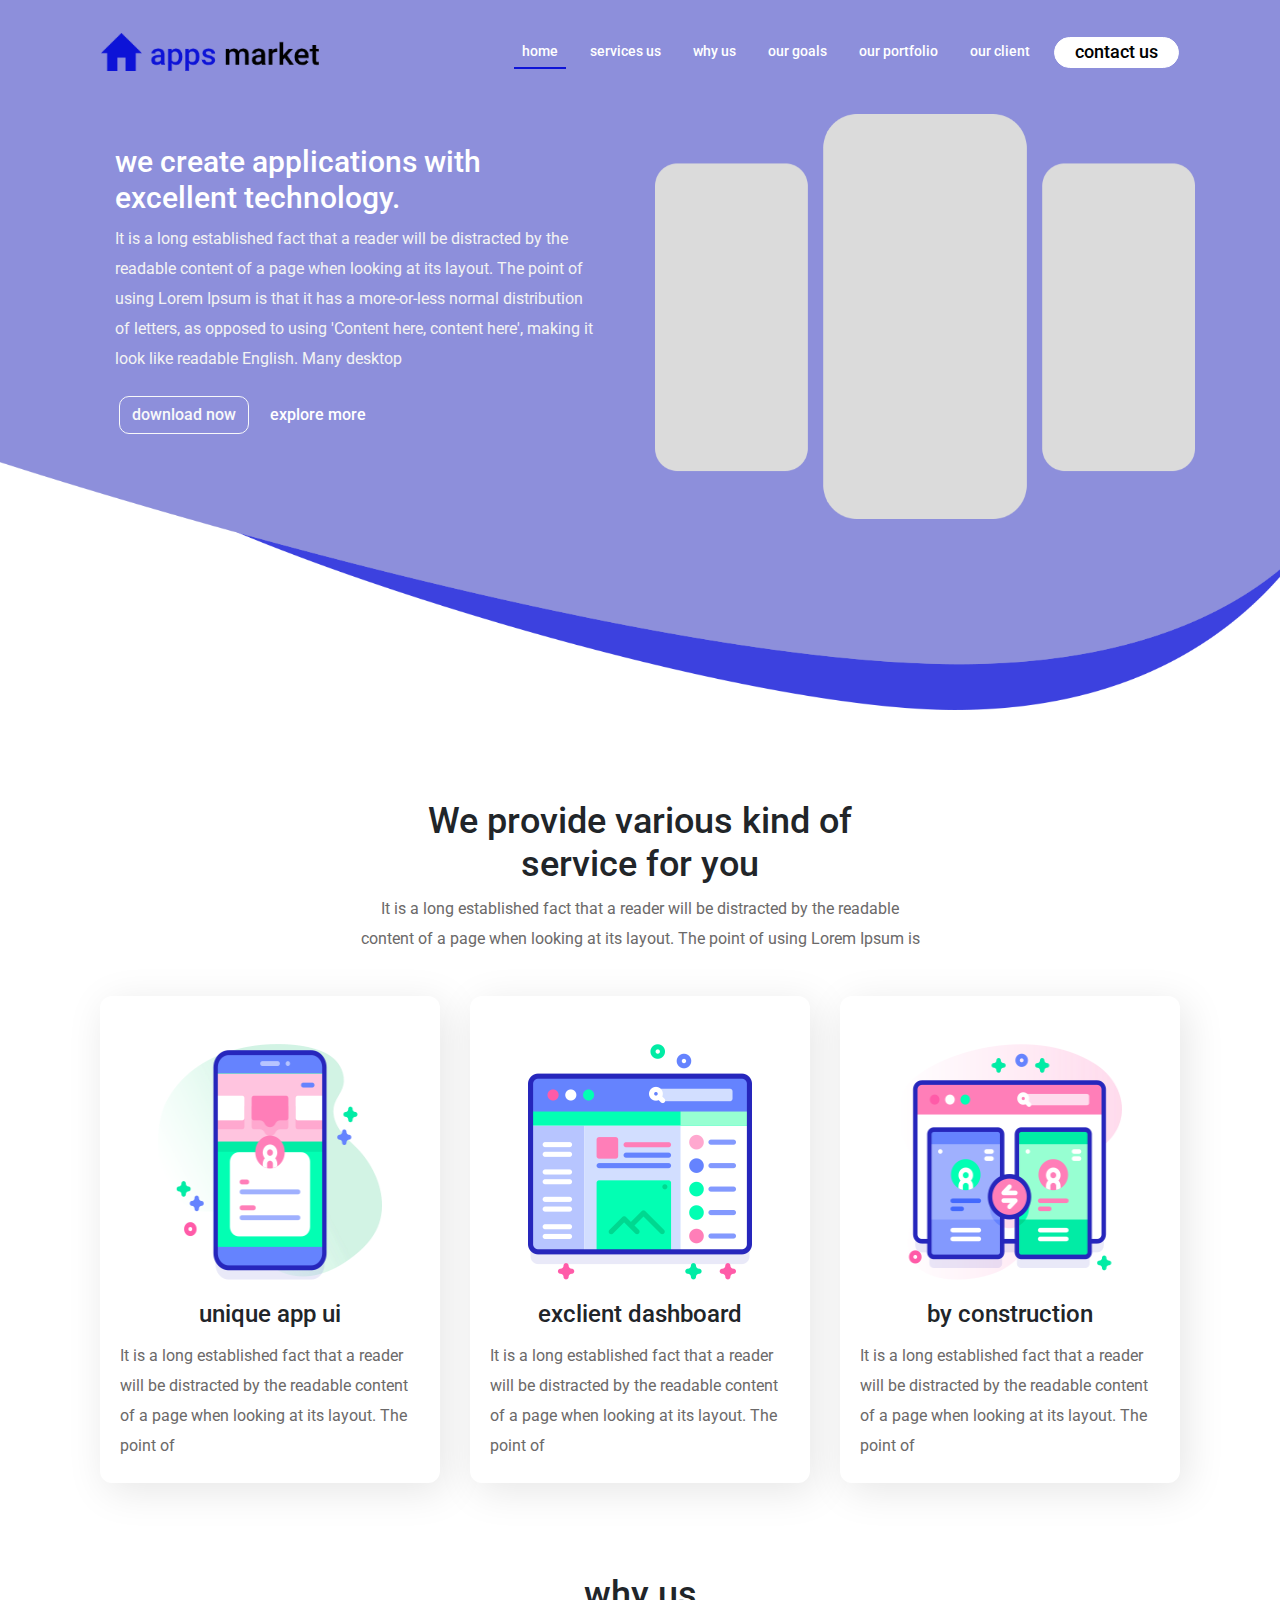
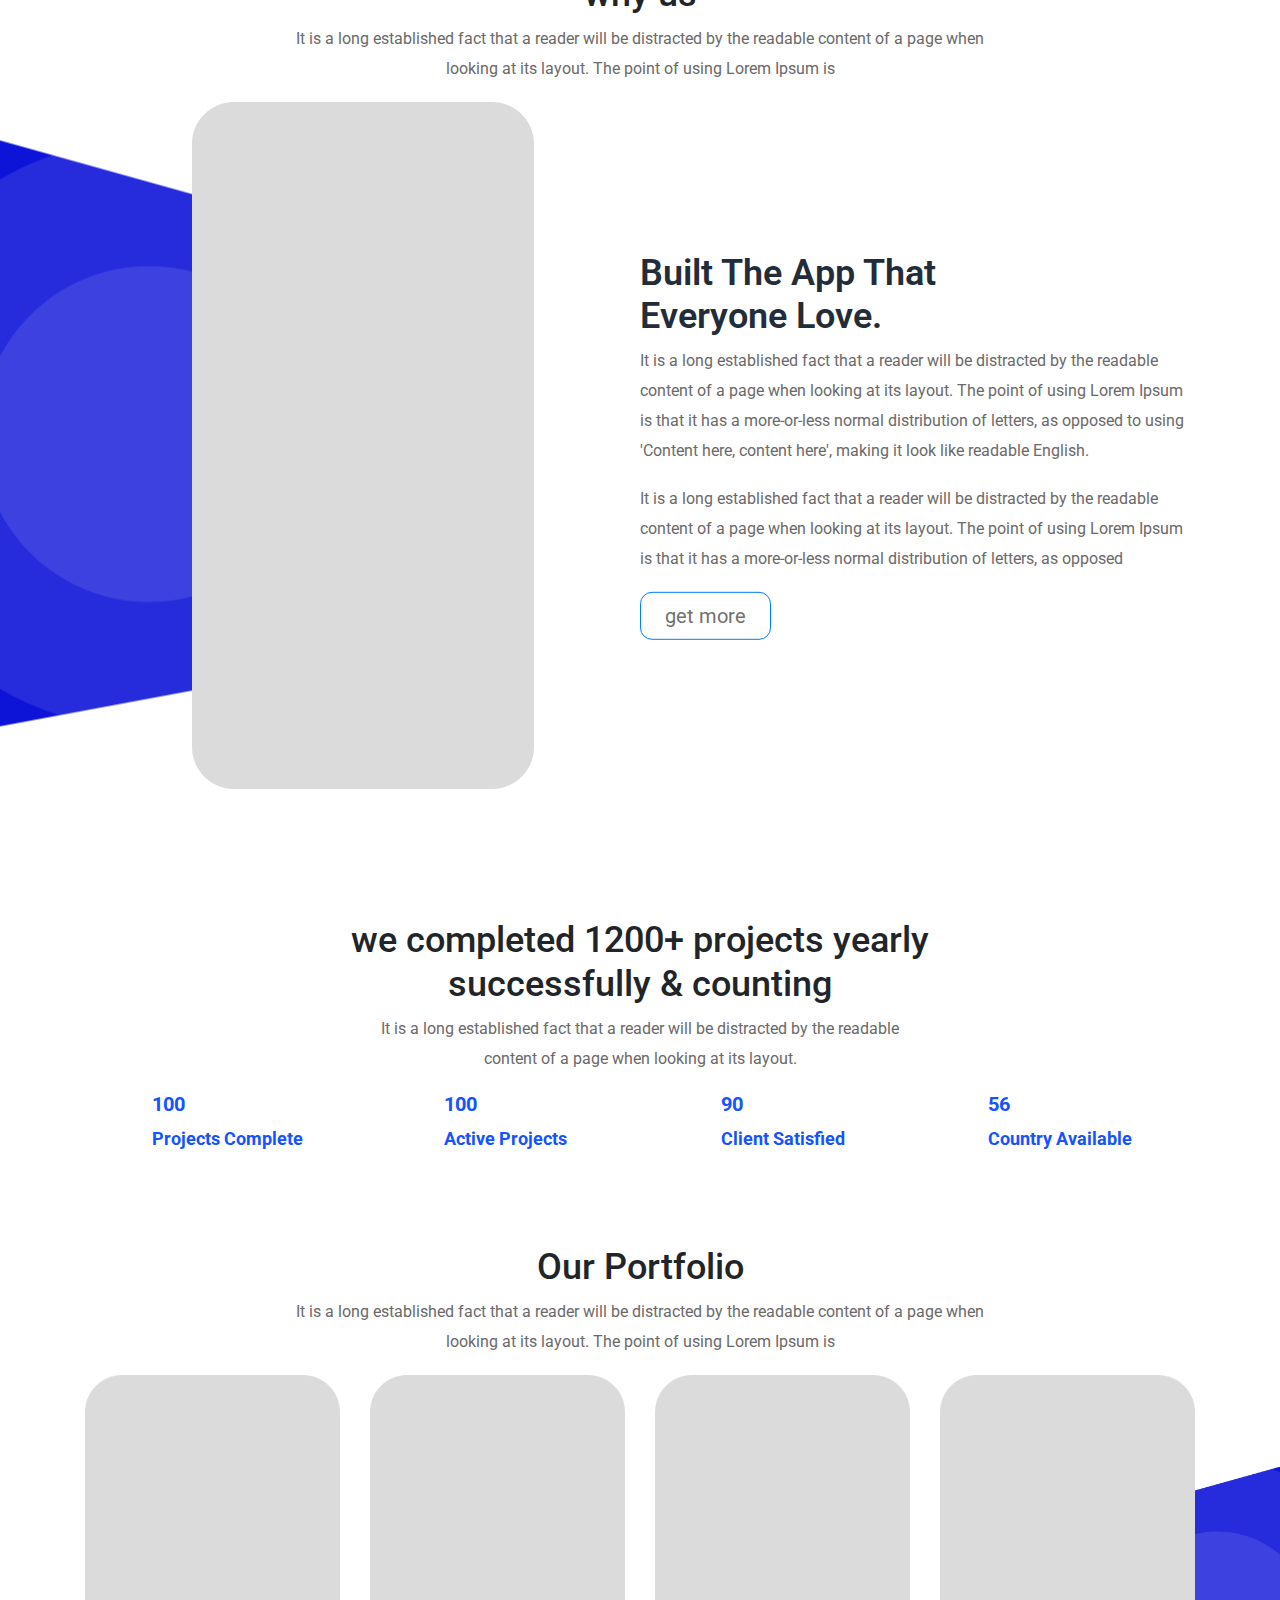
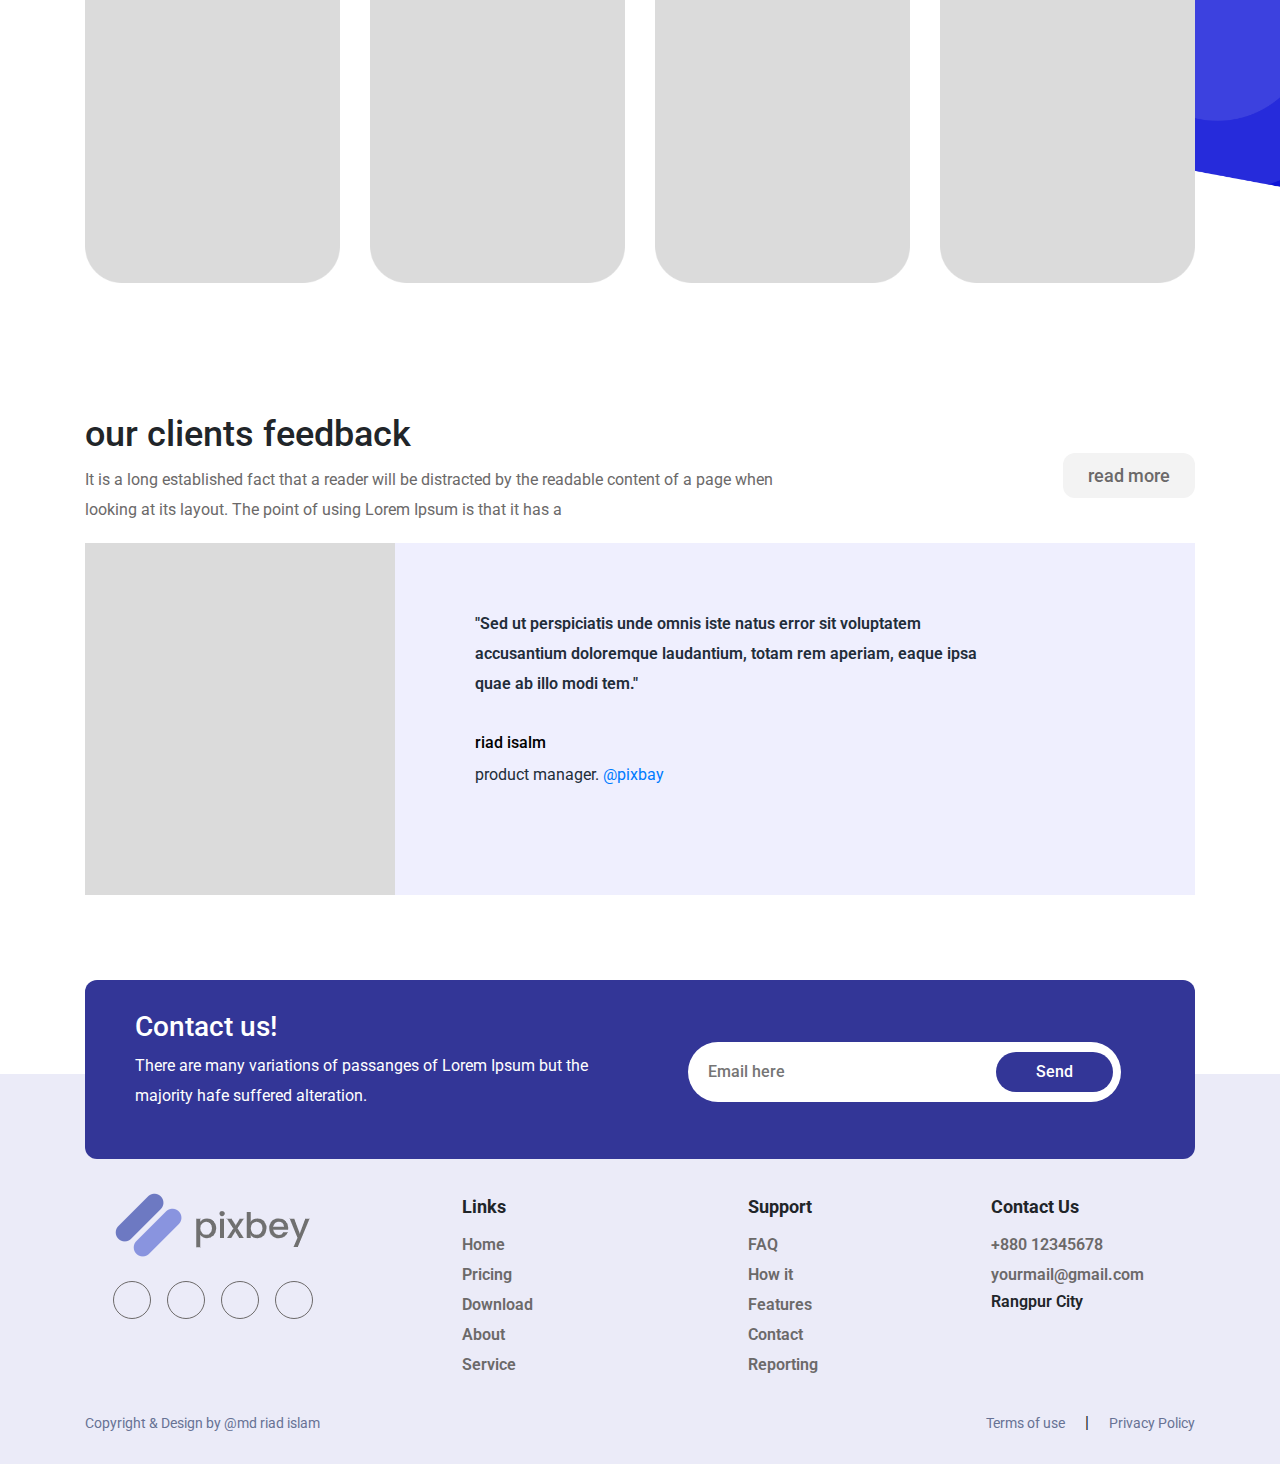
<file: app-creator-online-agency-landing-page/index.html>
<!DOCTYPE html>
<html lang="en">
<head>
    <meta charset="UTF-8">
    <meta http-equiv="X-UA-Compatible" content="IE=edge">
    <meta name="viewport" content="width=device-width, initial-scale=1.0">
    <title>Apps Market</title>
    <link rel="shortcut icon" href="images/favicon (1).ico" type="image/x-icon">
    

    <link rel="stylesheet" href="https://maxcdn.bootstrapcdn.com/bootstrap/4.5.2/css/bootstrap.min.css">

    <link rel="stylesheet" href="https://pro.fontawesome.com/releases/v5.10.0/css/all.css" integrity="sha384-AYmEC3Yw5cVb3ZcuHtOA93w35dYTsvhLPVnYs9eStHfGJvOvKxVfELGroGkvsg+p" crossorigin="anonymous"/>

    <link rel="stylesheet" href="css/style.css">


    
</head>
<body>
    <header class="">
        <div class="container-xl">
            <nav class="navbar navbar-expand-xl navbar-light MobileNavbar_bg ">
                <a class="navbar-brand MobileSetLogo" href="#">
                    <img src="images/logo_apps_market.png" alt="">
                </a>

                <button class="navbar-toggler" type="button" data-toggle="collapse" data-target="#navbarSupportedContent" aria-controls="navbarSupportedContent" aria-expanded="false" aria-label="Toggle navigation">
                    <span class="navbar-toggler-icon"></span>
                </button>
                
                <div class="collapse navbar-collapse pt-3 pt-xl-0" id="navbarSupportedContent">
                    <ul class="navbar-nav ml-auto navBarList">
                    <li class="nav-item active">
                        <a class="nav-link" href="#">home </a>
                    </li>
                    <li class="nav-item mx-xl-3 mx-lg-0">
                        <a class="nav-link" href="#">services us</a>
                    </li>
                    <li class="nav-item">
                        <a class="nav-link" href="#">why us</a>
                    </li>
                    <li class="nav-item mx-xl-3 mx-lg-0">
                        <a class="nav-link" href="#">our goals</a>
                    </li>
                    <li class="nav-item ">
                        <a class="nav-link" href="#">our portfolio</a>
                    </li>
                    <li class="nav-item mx-xl-3 mx-lg-0">
                        <a class="nav-link" href="#">our client</a>
                    </li>
                    
                    </ul>
                    <form class="form-inline my-2 my-lg-0">
                    <button class="btn  my-2 my-sm-0 contactButton" type="submit">contact us</button>
                    </form>
                </div>
            </nav>

        </div>
     
        <div class="container-xl top_p_h "> 
            <div class="row">
                <div class="col-md-6 col-12 order-md-1 order-2 md_pt">
                    <div class="headerContentHolder text-white my_box_p ">
                        <h1 class="pr-0 pr-lg-5">
                            we create applications
                            with excellent technology.
                        </h1>
                        <p >
                            It is a long established fact that a reader will be distracted by the readable content of a page when looking at its layout. The point of using Lorem Ipsum is that it has a more-or-less normal distribution of letters, as opposed to using 'Content here, content here', making it look like readable English. Many desktop 
                        </p>

                        <div class="buttonsHolder  d-flex flex-sm-row flex-column align-items-center">
                            <a href="#" class="btn btn-outline-light  downloadNowButton   m-1">
                                download now
                                <i class="fas fa-arrow-alt-to-bottom"></i>
                            </a>
                           
                            <a href="#" class="btn   exploreMoreButton  m-1">
                                explore more
                                <i class="fas fa-long-arrow-alt-right"></i>
                            </a>
                        </div>
                    </div>
                </div>
                <div class="col-md-6 col-12 order-md-2 order-1">

                    <div id="carouselExampleSlidesOnly" class="carousel slide" data-ride="carousel">
                        <div class="carousel-inner">
                          <div class="carousel-item active">
                            <img class="d-block w-100" src="images/Banner_three_mobile_Slider.png" alt="First slide">
                          </div>
                          <div class="carousel-item">
                              <img class="d-block w-100" src="images/newBanner_three_mobile_Slider.png" alt="Third slide">
                            </div>
                            <div class="carousel-item">
                              <img class="d-block w-100" src="images/Banner_three_mobile_Slider.png" alt="Second slide">
                          </div>
                        </div>
                      </div>
                </div>
            </div>
        </div>
    </header>

   
    <section class="servicesSection my_pt " >
        <div class="container service_section_spacing">
            <div class="serviceHeading text-center">
                <h1>
                    We provide various kind of <br>
                    service for you
                </h1>
                <p class="">
                    It is a long established fact that a reader will be distracted by the readable <br> content of a page when looking at its layout. The point of using Lorem Ipsum is
                </p>
            </div>


            <div class="container-lg pt-4 text-center">
                <div class="row  ">
                    <div class="col-lg-4 col-md-6 col-12  ml-auto ">
                        <div class="card border-0 serviceCardHolder m-auto" >
                            <div class="card-img-top pt-5 px-5">
                                <img src="images/smartphone (1).png" class="img-fluid imageCardMobileHeight" alt="...">
                            </div>

                            <div class="card-body">
                                <h5 class="card-title px-md-3 px-lg-0">unique app ui</h5>
                                <p class="card-text text-left">
                                    It is a long established fact that a reader will be distracted by the readable content of a page when looking at its layout. The point of 
                                </p>
                            </div>
                        </div>
                    </div>
                    <div class="col-lg-4 col-md-6 col-12  my-md-0 my-4">
                        <div class="card border-0 serviceCardHolder m-auto" >
                            <div class="card-img-top pt-5 px-5">
                                <img src="images/Dashboard.png" class="img-fluid imageCardMobileHeight" alt="...">
                            </div>

                            <div class="card-body">
                                <h5 class="card-title">exclient dashboard</h5>
                                <p class="card-text text-left">
                                    It is a long established fact that a reader will be distracted by the readable content of a page when looking at its layout. The point of 
                                </p>
                            </div>
                        </div>
                    </div>
                    <div class="col-lg-4 col-md-6 col-12 m-md-auto pt-md-4 pt-lg-0">
                        <div class="card border-0 serviceCardHolder m-auto" >
                            <div class="card-img-top pt-5 px-5">
                                <img src="images/layout.png" class="img-fluid imageCardMobileHeight" alt="...">
                            </div>
    
                            <div class="card-body">
                            <h5 class="card-title">by construction</h5>
                            <p class="card-text text-left">
                                It is a long established fact that a reader will be distracted by the readable content of a page when looking at its layout. The point of  
                            </p>
                            </div>
                        </div>
                    </div>
                </div>
            </div>
        </div>
    </section>

<section class="whyUs my_pt ">
    <div class="container whyUs_section_spacing">
        <div class="whyUsHeading text-center">
             <h1>
                 why us
             </h1>
             <p>
                 It is a long established fact that a reader will be distracted by the readable content of a page when looking at its layout. The point of using Lorem Ipsum is 
             </p>
        </div>
     
         <div class=" ">
             <div class="row no-gutters position-relative">
                 <div class="sideBgImageHolder">
                     <img src="images/cssshapstyle.png" alt="">
                 </div>
                 <div class="col-lg-6 col-md-4 col-12 text-center ">
                     <img src="images/mobileimage here.png" alt="" class="img-fluid imageMobileHeight">
                 </div>
                 <div class="col-lg-6 col-md-8 col-12 text-center text-md-left pl-md-3 pl-lg-0">
                     <div class="whyUsContentHolder md_pt" >
                         <h1 >
                             Built The App That <br>
                             Everyone Love.
                         </h1>
                         <p class="">
                             It is a long established fact that a reader will be distracted by the readable content of a page when looking at its layout. The point of using Lorem Ipsum is that it has a more-or-less normal distribution of letters, as opposed to using 'Content here, content here', making it look like readable English. 
                         </p>
                         <p class="">
                             It is a long established fact that a reader will be distracted by the readable content of a page when looking at its layout. The point of using Lorem Ipsum is that it has a more-or-less normal distribution of letters, as opposed
                         </p>
     
                         <button class="btn btn-lg btn-outline-primary px-4 getMoreButton">
                             get more
                             <i class="fas fa-long-arrow-alt-right"></i>
                         </button>
                     </div>
                 </div>
             </div>
         </div>
    </div>
</section>

<section class="completeProjucts my_pt ">
    <div class="container project_section_spacing">
        <div class="projectHeading text-center">
            <h1 class="pdh1">
                we completed 1200+ projects yearly <br>
                successfully & counting
            </h1>
            <p class="pdh1">
                It is a long established fact that a reader will be distracted by the readable <br> content of a page when looking at its layout. 
            </p>
        
        </div>
      
        <div class="row m-sm-auto ">
            <div class="col-lg-3 col-sm-6 col-12">
                <div class="projectContentHolder text-sm-left text-center">
                    <div class="d-flex flex-sm-row justify-content-md-center justify-content-sm-start flex-column justify-content-center">
                        <div class="projectIcon"><i class="far fa-check-circle"></i></div>
                        <div class="projectText d-flex flex-column pl-sm-2  pl-0 pt-2 pt-sm-0 justify-content-center">
                            <h6>100 <i class="fas fa-plus"></i></h6>
                            <p class="pmr">Projects Complete</p>
                        </div>
                    </div>
                </div>
            </div>
            <div class="col-lg-3 col-sm-6 col-12 pt-3 pt-sm-0">
                <div class="projectContentHolder text-sm-left text-center">
                    <div class="d-flex flex-sm-row flex-column justify-content-md-center justify-content-sm-start justify-content-center">
                        <div class="projectIcon"><i class="fas fa-clipboard-check"></i></div>
                        <div class="projectText d-flex flex-column pl-sm-2  pl-0 pt-2 pt-sm-0 justify-content-center">
                            <h6>100 <i class="fas fa-plus"></i></h6>
                            <p class="pmr">Active Projects</p>
                        </div>
                    </div>
                </div>
            </div>
            <div class="col-lg-3 col-sm-6 col-12 pt-xl-0 pt-3">
                <div class="projectContentHolder text-sm-left text-center">
                    <div class="d-flex flex-sm-row  flex-column justify-content-md-center justify-content-sm-start   pr-lg-0 pr-md-4 pr-0 justify-content-center">
                        <div class="projectIcon"><i class="fas fa-user-circle"></i></div>
                        <div class="projectText d-flex flex-column pl-sm-2  pl-0 pt-2 pt-sm-0 justify-content-center">
                            <h6>90 <i class="fas fa-plus"></i></h6>
                            <p class="pmr">Client Satisfied</p>
                        </div>
                    </div>
                </div>
            </div>
            <div class="col-lg-3 col-sm-6 col-12 pt-xl-0 pt-3">
                <div class="projectContentHolder text-sm-left text-center">
                    <div class="d-flex flex-sm-row justify-content-md-center justify-content-sm-start pl-lg-0 pl-md-4 pl-0 flex-column justify-content-center">
                        <div class="projectIcon"><i class="fas fa-user-circle"></i></div>
                        <div class="projectText d-flex flex-column pl-sm-2  pl-0 pt-2 pt-sm-0 justify-content-center">
                            <h6>56 <i class="fas fa-plus"></i></h6>
                            <p class="m_remove_sm pmr">Country Available</p>
                        </div>
                    </div>
                </div>
            </div>
        </div>
    </div>
</section>

<section class="ourPortfolio my_pt ">
    <div class="container portfilio_section_spacing">
        <h1>Our Portfolio</h1>
        <p>
            It is a long established fact that a reader will be distracted by the readable content of a page when looking at its layout. The point of using Lorem Ipsum is
        </p>

        
        <div class="row text-center position-relative" >
            <div class="rightSideBgImageHolder">
                <img src="images/Style_background_2.png" alt="">
            </div>
            <div class="col-lg-3 col-md-6 col-12">
                <img src="images/porfoliomobileimage here.png" alt="" class="img-fluid imageMobileHeight ">
            </div>
            <div class="col-lg-3 col-md-6 pt-md-0 pt-3 col-12">
                <img src="images/porfoliomobileimage here.png" alt="" class="img-fluid imageMobileHeight ">
            </div>
            <div class="col-lg-3 col-md-6 pt-lg-0 pt-3 col-12">
                <img src="images/porfoliomobileimage here.png" alt="" class="img-fluid imageMobileHeight ">
            </div>
            <div class="col-lg-3 col-md-6 pt-lg-0 pt-3 col-12">
                <img src="images/porfoliomobileimage here.png" alt="" class="img-fluid imageMobileHeight">
            </div>
        </div>
    </div>
</section>

<section class="clientFeedBack my_pt ">
    <div class="container clientfeedback_section_spacing">
        <div class="row text-md-left text-center">
            <div class="col-md-8 col-12">
               <div class="feedBackTextHolder">
                    <h1>
                        our clients feedback
                    </h1>
                    <p>
                        It is a long established fact that a reader will be distracted by the readable content of a page when looking at its layout. The point of using Lorem Ipsum is that it has a 
                    </p>
               </div>
            </div>

            <div class="col-md-4 col-12 ">
                <div class="clientFeedBackButton ">
                    <a href="#" class="btn px-4 py-2">
                        read more
                        <i class="fas fa-long-arrow-alt-right"></i>
                    </a>
                </div>
            </div>


        </div>
    </div>
</section>

<section class="feedBackReviewHolder" >
    <div class="container-md text-md-left text-center">
        <div class="d-flex flex-column  flex-md-row">
            <div class="clientImageHolder md_pt">
                <img src="images/feebackimage here.png" alt="" class="img-fluid">
            </div>

            <div class="reviewContentHolder flex-grow-1 fbg">
                <div class="reviewStar">
                    <i class="fas fa-star"></i>
                    <i class="fas fa-star"></i>
                    <i class="fas fa-star"></i>
                    <i class="fas fa-star"></i>
                    <i class="fas fa-star"></i>
                </div>
                <div class="reviewText py-lg-3 py-1">
                    <p>
                        "Sed ut perspiciatis unde omnis iste natus error sit
                        voluptatem accusantium doloremque laudantium,
                        totam rem aperiam, eaque ipsa quae ab illo
                        modi tem."
                    </p>
                </div>
                <div class="reviewName">
                    <h6>riad isalm</h6>
                </div>
                <div class="revieEmail">
                    <p>
                        product manager. <a href="mailto:@pixbay">@pixbay</a>
                    </p>
                </div>
            </div>
    
        </div>

    </div>
</section>

<section class="contactUs ">
    <div class="container ">
        <div class=" contactusOutLineContainer"> 
            <div class="row ">
                <div class="col-lg-6 col-12">
                    <h1>Contact us! </h1>
                    <p>
                        There are many variations of passanges of Lorem Ipsum but the majority hafe suffered alteration.
                    </p>
                </div>
                <div class="col-lg-6 col-12 pt-sm-2 pt-0 pl-lg-4 pl-0">
                    <form action="" class=" p-sm-4 p-0 ">
                        <div class="contactInput">
                            <input type="email" name="" id="" placeholder="Email here" class="contactinput">
                            <button type="submit">Send</button>
                        </div>
                        <div class="d-flex  flex-column  contactInputMobile" >
                            <input type="email" name="" id="" placeholder="Email her" class="form-control-lg m-1 w-100 border-0">
                            <button type="submit"  class="btn btn-block btn-primary m-1">
                                Send
                            </button>
                        </div>
                    </form>
                </div>
            </div>
        </div>
    </div>
</section>

<footer >
    <div class="container-lg   ">
        <div class="row text-sm-left text-center">
            <div class="col-md-3 col-sm-6   col-12 ">
                <div class="footerLogoHolder    m-1" >
                    <div class="fLogob  text-center">
                        <a href="#">
                            <img src="images/footerLog.png" alt="" class="img-fluid">
                        </a>
                    </div>
                    <div class="fsocialHolder d-flex justify-content-center  pt-3">
                        <a href="#" class="m-lg-2 m-1">
                            <i class="fab fa-facebook-f"></i>
                        </a>
                        <a href="#" class="m-lg-2 m-1">
                            <i class="fab fa-twitter"></i>
                        </a>
                        <a href="#" class="m-lg-2 m-1">
                            <i class="fab fa-linkedin-in"></i>
                        </a>
                        <a href="#" class="m-lg-2 m-1">
                            <i class="fab fa-pinterest-p"></i>
                        </a>
                    </div>
                </div>
            </div>
            <div class="col-md-3 col-sm-6   col-12 order-md-2 order-3 ">
                <div class="d-flex justify-content-center  m-1">
                    <div class="fLinks">
                        <strong>Links</strong>
                        <ul class="">
                            <li><a href="">Home</a></li>
                            <li><a href="">Pricing</a></li>
                            <li><a href="">Download</a></li>
                            <li><a href="">About</a></li>
                            <li><a href="">Service</a></li>
                        </ul>
                    </div>
                </div>
            </div>

            <div class="col-md-3 col-sm-6  col-12 order-md-3 order-4 ">
                <div class="d-flex justify-content-center   m-1">
                    <div class="fLinks">
                        <strong>Support</strong>
                        <ul>
                            <li><a href="">FAQ</a></li>
                            <li><a href="">How it</a></li>
                            <li><a href="">Features</a></li>
                            <li><a href="">Contact</a></li>
                            <li><a href="">Reporting</a></li>
                        </ul>
                    </div>
                </div>
            </div>

            <div class="col-md-3 col-sm-6  col-12 order-md-4 order-2">
                <div class="d-flex justify-content-center  m-1">
                    <div class="fLinks">
                        <strong>Contact Us</strong>
                        <ul>
                            <li><a href="tel:232">+880 12345678</a></li>
                            <li><a href="mailto:ss@d">yourmail@gmail.com</a></li>
                            <li >Rangpur City</li>
                        </ul>
                    </div>
                </div>
            </div>
        </div>
    </div>

    <div class="container-lg d-flex  flex-column flex-sm-row text-center text-sm-left" >
        <div class="copyright flex-grow-1 py-2  order-2 order-sm-1">
            <p>Copyright & Design by <a href="mailto:@md riad islam">@md riad islam</a></p>
        </div>
        <div class="termAndCondition  py-2 order-1 order-sm-2">
            <a href="#">Terms of use</a>
            <span class="px-3">|</span>
            <a href="#">Privacy Policy</a>
        </div>
    </div>

</footer>



    <script src="https://ajax.googleapis.com/ajax/libs/jquery/3.5.1/jquery.min.js"></script>
    <script src="https://cdnjs.cloudflare.com/ajax/libs/popper.js/1.16.0/umd/popper.min.js"></script>
    <script src="https://maxcdn.bootstrapcdn.com/bootstrap/4.5.2/js/bootstrap.min.js"></script>

    <script>
        $('.carousel').carousel({
        interval: 2000
        })
    </script>
</body>
</html>
</file>
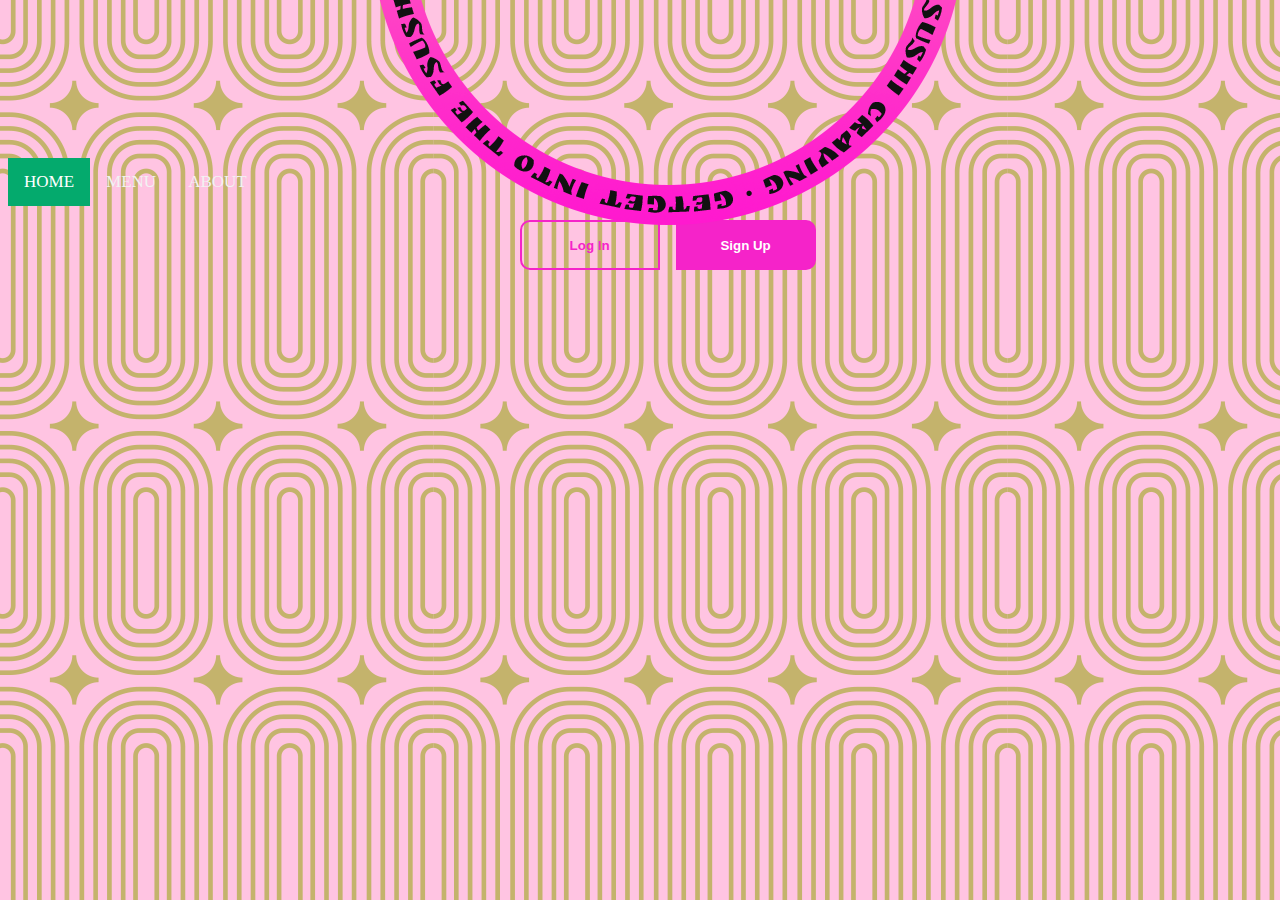
<file: flower-shop/index.html>
<html lang="en">
<head>
    <meta charset="UTF-8">
    <meta http-equiv="X-UA-Compatible" content="IE=edge">
    <meta name="viewport" content="width=device-width, initial-scale=1.0">
    <title>Document</title>

<style>
    body{
        background-image: url(images/Pattern.png);
        background-color: #ff93ca8c;
    }
    .head-img1{
        position: absolute;
        margin: 0 auto;
        top: 0;
        left: 29%;
    }
    .head-img2{
        position: absolute;
        left: 30%;
        top: 0;
    }
    .topnav {
        /* background-color: #333; */
        overflow: hidden;
    }

/* Style the links inside the navigation bar */
.topnav a {
  float: left;
  color: #f2f2f2;
  text-align: center;
  padding: 14px 16px;
  text-decoration: none;
  font-size: 17px;
}

/* Change the color of links on hover */
.topnav a:hover {
  background-color: #ddd;
  color: black;
}

/* Add a color to the active/current link */
.topnav a.active {
  background-color: #04AA6D;
  color: white;
}
.h-bar{
    position: relative;
    top: 150px;
    z-index: -1
}
.right-nav{
    overflow: hidden;
   
}
.right-nav a{
    color: #fff;
    padding: 14px 16px;
    float: right;
    text-decoration: none;
    font-size: 17px;
    float: left;
    left: 30px;
}
.right-nav button{ 
    margin: 14px 6px;
}
.m-l{
    margin-left: 50%;
}
.p-l{ padding-left: 40%;}
.login-btn{
    background: none;
    height: 50px;
    width: 140px;
    border: solid 2px #f523c9;
    border-radius: 10px 0px 0px 10px;
    color: #f523c9;
    font-weight: 600;
}
.sign-up{
    background: #f523c9;
    height: 50px;
    width: 140px;
    border: solid 2px #f523c9;
    border-radius: 0px 10px 10px 0px;
    color: #ffffff;
    font-weight: 600;
}



</style>

<link href="https://cdn.jsdelivr.net/npm/bootstrap@5.1.0/dist/css/bootstrap.min.css" rel="stylesheet" integrity="sha384-KyZXEAg3QhqLMpG8r+8fhAXLRk2vvoC2f3B09zVXn8CA5QIVfZOJ3BCsw2P0p/We" crossorigin="anonymous">
</head>
<body>
    <header>
        <div>
            <img class="head-img1" src="images/Ellipse.png" alt="">
            <img class="head-img2" src="images/Body Text.png" alt="">
        </div>
      

        <div class="container-fluid bg-info py-4 h-bar">
                <div class="row">
                    <div class="col-6 ">
                        <div class="topnav">
                            <a class="active" href="#home">HOME</a>
                            <a href="#news">MENU</a>
                            <a href="#contact">ABOUT</a>
                            
                          </div>
                    </div>
                    <div class="col-6 ">
                        <div class="right-nav p-l">
                            <button class="m-l login-btn">Log In</button>
                            <button class="sign-up">Sign Up</button>
                        </div>
                    </div>
                </div>
        </div>


    </header>
    
</body>
</html>
</file>
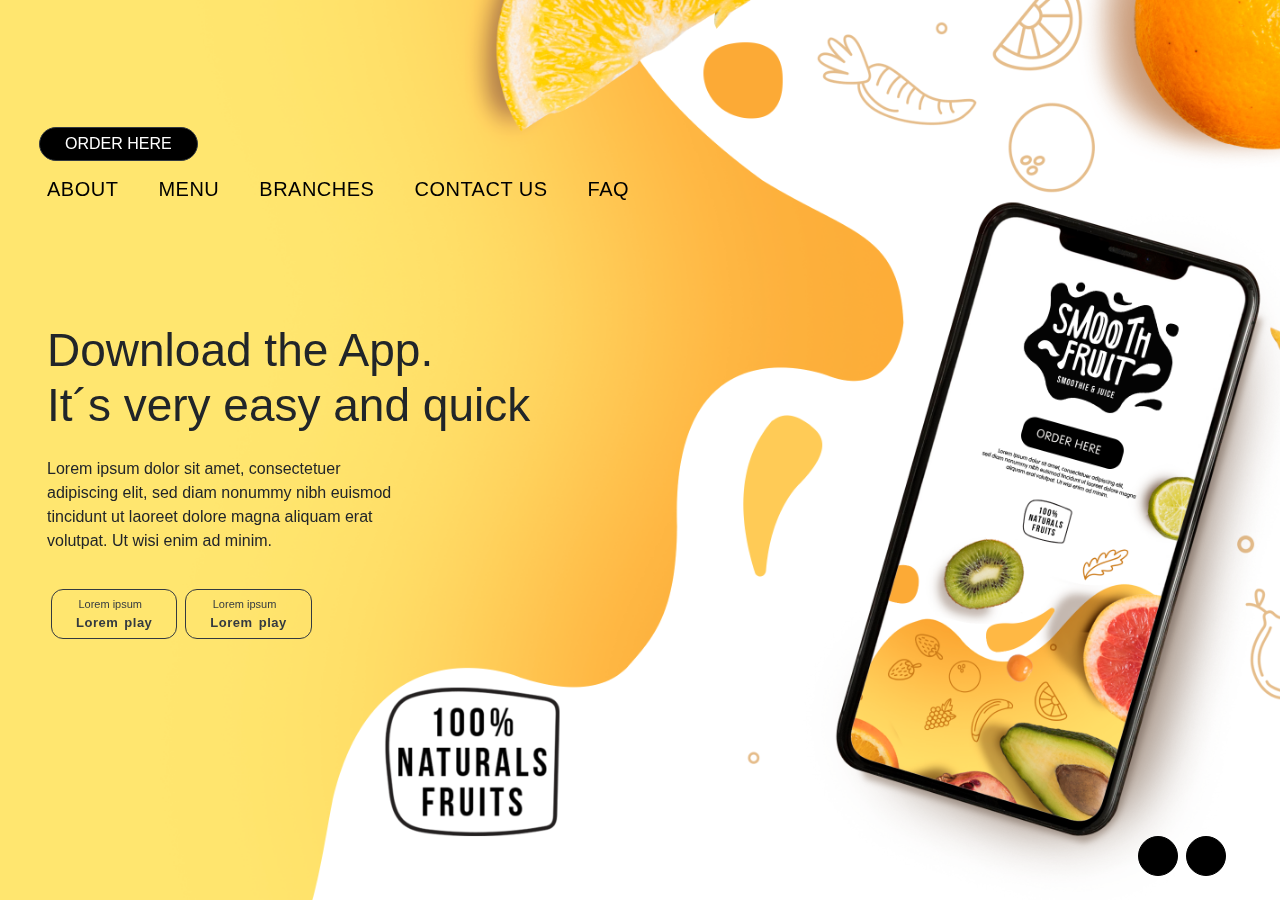
<file: smoothie-bar-landing-page-template/index.html>
<!DOCTYPE html>
<html lang="en">
<head>
    <meta charset="UTF-8">
    <meta http-equiv="X-UA-Compatible" content="IE=edge">
    <meta name="viewport" content="width=device-width, initial-scale=1.0">
    <title>smoothie bar landing page</title>

    <link rel="stylesheet" href="https://pro.fontawesome.com/releases/v5.10.0/css/all.css" integrity="sha384-AYmEC3Yw5cVb3ZcuHtOA93w35dYTsvhLPVnYs9eStHfGJvOvKxVfELGroGkvsg+p" crossorigin="anonymous"/>

    <link rel="stylesheet" href="https://maxcdn.bootstrapcdn.com/bootstrap/4.0.0/css/bootstrap.min.css" integrity="sha384-Gn5384xqQ1aoWXA+058RXPxPg6fy4IWvTNh0E263XmFcJlSAwiGgFAW/dAiS6JXm" crossorigin="anonymous">

    <link rel="stylesheet" href="css/style.css">

</head>
<body>
    <header class="p-lg-4 p-1" >
        <div class="container-fluid">

            <div class="navBar">
                <nav class="navbar navbar-expand-lg navbar-light d-lg-block pl-0">
                    <!-- <a class="navbar-brand" href="#">Navbar</a> -->
                    <div class="navTop navbar-brand">
                        <button class="btn btn-sm btn-outline-dark "> 
                            ORDER HERE
                        </button>
                    </div>
                  

                    <button class="navbar-toggler" type="button" data-toggle="collapse" data-target="#navbarNav" aria-controls="navbarNav" aria-expanded="false" aria-label="Toggle navigation">
                      <span class="navbar-toggler-icon"></span>
                    </button>
                    <div class="collapse navbar-collapse mobileBackground" id="navbarNav">
                      <ul class="navbar-nav navbarList">
                        <li class="nav-item active">
                          <a class="nav-link" href="#">ABOUT</a>
                        </li>
                        <li class="nav-item mx-lg-4 mx-0">
                          <a class="nav-link" href="#">MENU</a>
                        </li>
                        <li class="nav-item">
                          <a class="nav-link" href="#">BRANCHES</a>
                        </li>
                        <li class="nav-item mx-lg-4 mx-0">
                            <a class="nav-link" href="#">CONTACT US</a>
                          </li>
                          <li class="nav-item">
                            <a class="nav-link" href="#">FAQ</a>
                          </li>
        
                      </ul>
                    </div>
                  </nav>
            </div>

        </div>
    </header>


    <section class="slider_">
        <div id="carouselExampleInterval" class="carousel slide" data-ride="carousel">
            <div class="carousel-inner">
              <div class="carousel-item active sliderInner" data-interval="10000" >
                  <div class="sliderImageOne pl-xl-4 pl-2 ml-xl-2 ml-0">
                      <div class="container">
                          <div class="row">
                              <div class="col-md-6 col-sm-8">
                                <div class="d-flex  flex-column pt-sm-2  mr-xl-5 mr-1">
                                        <h1>Download the App.<br>
                                            It´s very easy and quick
                                            </h1>
                                        <p class="py-xl-3 py-sm-0  py-1">
                                            Lorem ipsum dolor sit amet, consectetuer adipiscing elit, sed diam nonummy nibh euismod tincidunt ut laoreet dolore magna aliquam erat volutpat. Ut wisi enim ad minim.
                                        </p>

                                        <div class="d-flex">
                                            <button class="btn btn-md btn-outline-dark d-flex flex-row  px-3 playButton pl-3 pr-4 m-1">
                                                <div class="f1 mt-1">
                                                    <i class="fas fa-play"></i>
                                                </div>
                                                <div class="d-flex flex-column f21">
                                                    <span class="f21s1 ml-0">Lorem ipsum</span>
                                                    <span class="f21s2 ml-2">Lorem play</span>
                                                </div>
                                            </button>

                                            <button class="btn btn-md btn-outline-dark d-flex flex-row  px-3 playButton pl-3 pr-4 m-1" >
                                                <div class="f1 mt-1">
                                                    <i class="fas fa-stop"></i>
                                                </div>
                                                <div class="d-flex flex-column f21">
                                                    <span class="f21s1 ml-0">Lorem ipsum</span>
                                                    <span class="f21s2 ml-2">Lorem play</span>
                                                </div>
                                            </button>
                                        </div>
                                       
                                        
                                        <div class="pt-xl-5 pt-sm-1 pt-4  mt-xl-3 mt-1">
                                            <div class="d-flex flex-row socialIcons">
                                                <a href="#"><i class="fab fa-twitter"></i></a>
                                                <a href="#"><i class="fab fa-facebook-f mx-3"></i></a>
                                                <a href="#"><i class="fab fa-instagram"></i></a>

                                            </div>
                                        </div>
                
                                  </div>
                              </div>
                          </div>
                      </div>
                    
                  </div>
                <img src="images/backgroundImage4.png" class="d-block w-100" alt="...">
              </div>
              <div class="carousel-item sliderInner" data-interval="2000">
                <div class="sliderImageOne pl-xl-4 pl-2 ml-xl-2 ml-0">
                    <div class="container">
                        <div class="row">
                            <div class="col-md-6 col-sm-8">
                              <div class="d-flex  flex-column pt-sm-2  mr-xl-5 mr-1">
                                      <h1>Download the App 2.<br>
                                          It´s very easy and quick
                                          </h1>
                                      <p class="py-xl-3 py-sm-0  py-1">
                                          Lorem ipsum dolor sit amet, consectetuer adipiscing elit, sed diam nonummy nibh euismod tincidunt ut laoreet dolore magna aliquam erat volutpat. Ut wisi enim ad minim.
                                      </p>

                                      <div class="d-flex">
                                          <button class="btn btn-md btn-outline-dark d-flex flex-row  px-3 playButton pl-3 pr-4 m-1">
                                              <div class="f1 mt-1">
                                                  <i class="fas fa-play"></i>
                                              </div>
                                              <div class="d-flex flex-column f21">
                                                  <span class="f21s1 ml-0">Lorem ipsum</span>
                                                  <span class="f21s2 ml-2">Lorem play</span>
                                              </div>
                                          </button>

                                          <button class="btn btn-md btn-outline-dark d-flex flex-row  px-3 playButton pl-3 pr-4 m-1" >
                                              <div class="f1 mt-1">
                                                  <i class="fas fa-stop"></i>
                                              </div>
                                              <div class="d-flex flex-column f21">
                                                  <span class="f21s1 ml-0">Lorem ipsum</span>
                                                  <span class="f21s2 ml-2">Lorem play</span>
                                              </div>
                                          </button>
                                      </div>
                                     
                                      
                                      <div class="pt-xl-5 pt-sm-1 pt-4  mt-xl-3 mt-1">
                                          <div class="d-flex flex-row socialIcons">
                                              <a href="#"><i class="fab fa-twitter"></i></a>
                                              <a href="#"><i class="fab fa-facebook-f mx-3"></i></a>
                                              <a href="#"><i class="fab fa-instagram"></i></a>

                                          </div>
                                      </div>
              
                                </div>
                            </div>
                        </div>
                    </div>
                  
                </div>
                <img src="images/backgroundImage3.png" class="d-block w-100" alt="...">
              </div>
              <div class="carousel-item sliderInner">
                <div class="sliderImageOne pl-xl-4 pl-2 ml-xl-2 ml-0">
                    <div class="container">
                        <div class="row">
                            <div class="col-md-6 col-sm-8">
                              <div class="d-flex  flex-column pt-sm-2  mr-xl-5 mr-1">
                                      <h1>Download the App 3.<br>
                                          It´s very easy and quick
                                          </h1>
                                      <p class="py-xl-3 py-sm-0  py-1">
                                          Lorem ipsum dolor sit amet, consectetuer adipiscing elit, sed diam nonummy nibh euismod tincidunt ut laoreet dolore magna aliquam erat volutpat. Ut wisi enim ad minim.
                                      </p>

                                      <div class="d-flex">
                                          <button class="btn btn-md btn-outline-dark d-flex flex-row  px-3 playButton pl-3 pr-4 m-1">
                                              <div class="f1 mt-1">
                                                  <i class="fas fa-play"></i>
                                              </div>
                                              <div class="d-flex flex-column f21">
                                                  <span class="f21s1 ml-0">Lorem ipsum</span>
                                                  <span class="f21s2 ml-2">Lorem play</span>
                                              </div>
                                          </button>

                                          <button class="btn btn-md btn-outline-dark d-flex flex-row  px-3 playButton pl-3 pr-4 m-1" >
                                              <div class="f1 mt-1">
                                                  <i class="fas fa-stop"></i>
                                              </div>
                                              <div class="d-flex flex-column f21">
                                                  <span class="f21s1 ml-0">Lorem ipsum</span>
                                                  <span class="f21s2 ml-2">Lorem play</span>
                                              </div>
                                          </button>
                                      </div>
                                     
                                      
                                      <div class="pt-xl-5 pt-sm-1 pt-4  mt-xl-3 mt-1">
                                          <div class="d-flex flex-row socialIcons">
                                              <a href="#"><i class="fab fa-twitter"></i></a>
                                              <a href="#"><i class="fab fa-facebook-f mx-3"></i></a>
                                              <a href="#"><i class="fab fa-instagram"></i></a>

                                          </div>
                                      </div>
              
                                </div>
                            </div>
                        </div>
                    </div>
                  
                </div>
                <img src="images/backgroundImage2.png" class="d-block w-100" alt="...">
              </div>
            </div>
            <!-- <a class="carousel-control-prev iconLeft" href="#carouselExampleInterval" role="button" data-slide="prev">
              <span class="carousel-control-prev-icon" aria-hidden="true"></span>
              <span class="sr-only">Previous</span>
            </a> -->
            <!-- <a class="carousel-control-next iconRight" href="#carouselExampleInterval" role="button" data-slide="next">
              <span class="carousel-control-next-icon" aria-hidden="true"></span>
              <span class="sr-only">Next</span>
            </a> -->

                <div class="nextPrevewButtons d-flex">
                    <a href="#carouselExampleInterval" class=" m-1" role="button" data-slide="prev"><i class="fas fa-chevron-left"></i></a>
                    <a href="#carouselExampleInterval" class=" m-1" role="button" data-slide="next"><i class="fas fa-chevron-right"></i></a>
                </div>
          </div>
    </section>



    <script src="https://code.jquery.com/jquery-3.2.1.slim.min.js" integrity="sha384-KJ3o2DKtIkvYIK3UENzmM7KCkRr/rE9/Qpg6aAZGJwFDMVNA/GpGFF93hXpG5KkN" crossorigin="anonymous"></script>
    <script src="https://cdnjs.cloudflare.com/ajax/libs/popper.js/1.12.9/umd/popper.min.js" integrity="sha384-ApNbgh9B+Y1QKtv3Rn7W3mgPxhU9K/ScQsAP7hUibX39j7fakFPskvXusvfa0b4Q" crossorigin="anonymous"></script>
    <script src="https://maxcdn.bootstrapcdn.com/bootstrap/4.0.0/js/bootstrap.min.js" integrity="sha384-JZR6Spejh4U02d8jOt6vLEHfe/JQGiRRSQQxSfFWpi1MquVdAyjUar5+76PVCmYl" crossorigin="anonymous"></script>


    <script>
        $('.carousel').carousel({
            interval: 50000
        })
    </script>
</body>
</html>
</file>
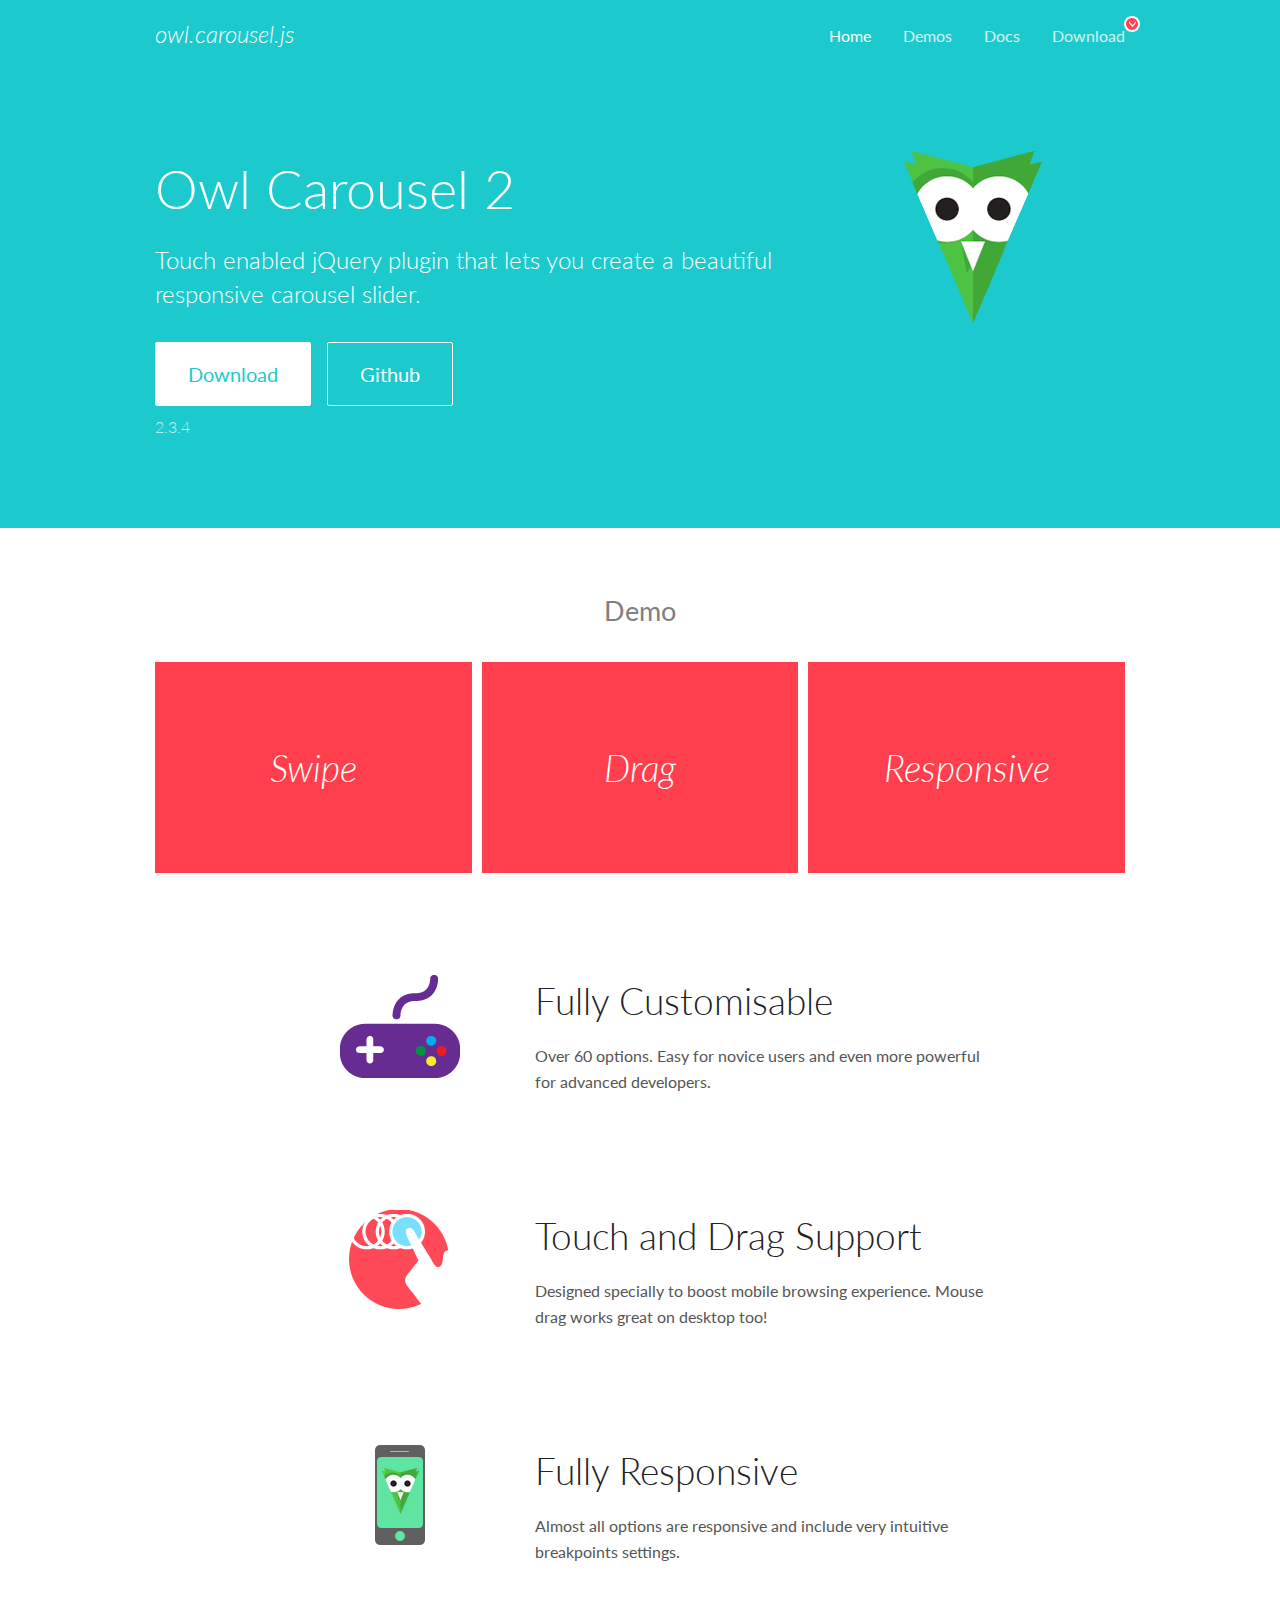
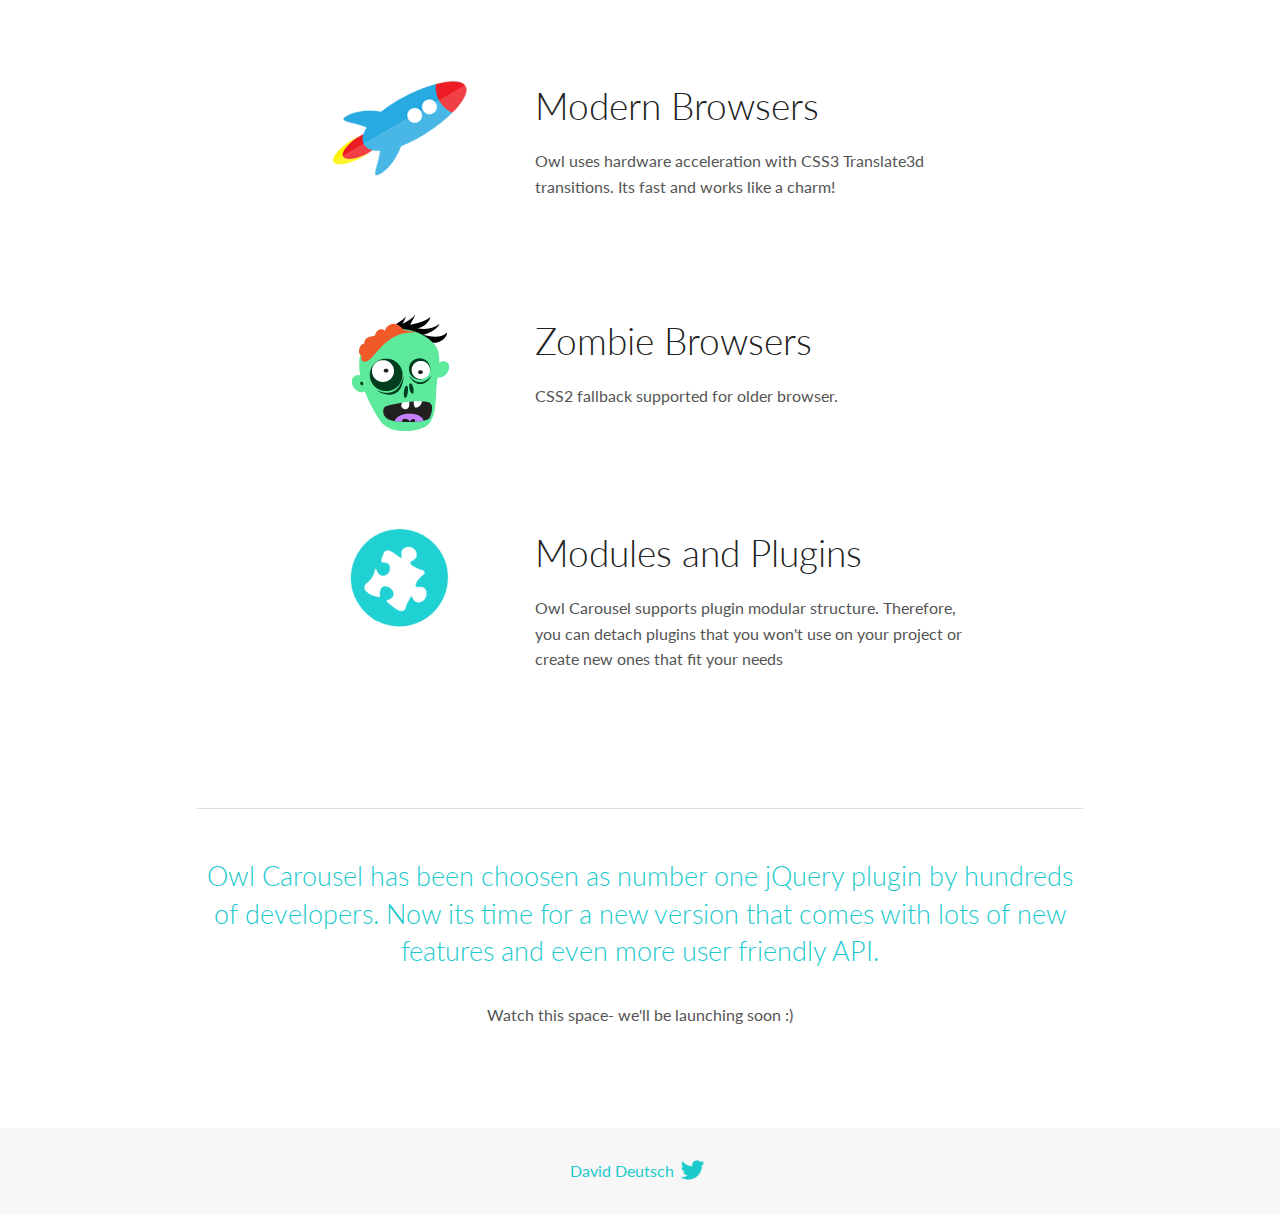
<file: corporate_Business/OwlCarousel/docs/index.html>
<!DOCTYPE html>
<html lang="en">
  <head>

    <!-- head -->
    <meta charset="utf-8">
    <meta name="msapplication-tap-highlight" content="no" />
    <meta name="viewport" content="width=device-width, initial-scale=1.0" />
    <meta name="description" content="Touch enabled jQuery plugin that lets you create beautiful responsive carousel slider.">
    <meta name="author" content="David Deutsch">
    <title>
      Home | Owl Carousel | 2.3.4
    </title>

    <!-- Stylesheets -->
    <link href='https://fonts.googleapis.com/css?family=Lato:300,400,700,400italic,300italic' rel='stylesheet' type='text/css'>
    <link rel="stylesheet" href="assets/css/docs.theme.min.css">

    <!-- Owl Stylesheets -->
    <link rel="stylesheet" href="assets/owlcarousel/assets/owl.carousel.min.css">
    <link rel="stylesheet" href="assets/owlcarousel/assets/owl.theme.default.min.css">

    <!-- HTML5 shim and Respond.js IE8 support of HTML5 elements and media queries -->

    <!--[if lt IE 9]>
      <script src="https://oss.maxcdn.com/libs/html5shiv/3.7.0/html5shiv.js"></script>
      <script src="https://oss.maxcdn.com/libs/respond.js/1.3.0/respond.min.js"></script>
    <![endif]-->

    <!-- Favicons -->
    <link rel="apple-touch-icon-precomposed" sizes="144x144" href="assets/ico/apple-touch-icon-144-precomposed.png">
    <link rel="shortcut icon" href="assets/ico/favicon.png">
    <link rel="shortcut icon" href="favicon.ico">

    <!-- Yeah i know js should not be in header. Its required for demos.-->

    <!-- javascript -->
    <script src="assets/vendors/jquery.min.js"></script>
    <script src="assets/owlcarousel/owl.carousel.js"></script>
  </head>
  <body>

    <!-- header -->
    <header class="header">
      <div class="row">
        <div class="large-12 columns">
          <div class="brand left">
            <h3>
              <a href="/OwlCarousel2/">owl.carousel.js</a> 
            </h3>
          </div>
          <a id="toggle-nav" class="right">
            <span></span> <span></span> <span></span> 
          </a> 
          <div class="nav-bar">
            <ul class="clearfix">
              <li class="active">
                <a href="/OwlCarousel2/index.html">Home</a> 
              </li>
              <li> <a href="/OwlCarousel2/demos/demos.html">Demos</a>  </li>
              <li> <a href="/OwlCarousel2/docs/started-welcome.html">Docs</a>  </li>
              <li>
                <a href="https://github.com/OwlCarousel2/OwlCarousel2/archive/2.3.4.zip">Download</a> 
                <span class="download"></span> 
              </li>
            </ul>
          </div>
        </div>
      </div>
    </header>

    <!-- home panel -->
    <section id="hero">
      <div class="row">
        <div class="large-8 medium-8 columns">
          <h1>Owl Carousel 2</h1>
          <h4>Touch enabled jQuery plugin that lets you create a beautiful responsive carousel slider.</h4>
          <a href="https://github.com/OwlCarousel2/OwlCarousel2/archive/2.3.4.zip" class="hero-button">Download</a> 
          <a href="https://github.com/OwlCarousel2/OwlCarousel2" class="hero-button outline">Github</a> 
          <p>2.3.4</p>
        </div>
        <div class="large-4 medium-4 columns">
          <img class="owl-logo" src="assets/img/owl-logo.png" alt="mr. Owl">
        </div>
      </div>
    </section>

    <!-- body -->
    <div class="home-demo">
      <div class="row">
        <div class="large-12 columns">
          <h3>Demo</h3>
          <div class="owl-carousel">
            <div class="item">
              <h2>Swipe</h2>
            </div>
            <div class="item">
              <h2>Drag</h2>
            </div>
            <div class="item">
              <h2>Responsive</h2>
            </div>
            <div class="item">
              <h2>CSS3</h2>
            </div>
            <div class="item">
              <h2>Fast</h2>
            </div>
            <div class="item">
              <h2>Easy</h2>
            </div>
            <div class="item">
              <h2>Free</h2>
            </div>
            <div class="item">
              <h2>Upgradable</h2>
            </div>
            <div class="item">
              <h2>Tons of options</h2>
            </div>
            <div class="item">
              <h2>Infinity</h2>
            </div>
            <div class="item">
              <h2>Auto Width</h2>
            </div>
          </div>
        </div>
      </div>
    </div>
    <script>
      var owl = $('.owl-carousel');
      owl.owlCarousel({
        margin: 10,
        loop: true,
        responsive: {
          0: {
            items: 1
          },
          600: {
            items: 2
          },
          1000: {
            items: 3
          }
        }
      })
    </script>

    <!-- features -->
    <div id="features">
      <div class="row">
        <div class="small-12 medium-9 small-centered columns">
          <section class="row feature">
            <div class="medium-4 small-12 columns">
              <img src="assets/img/feature-options.png" alt="">
            </div>
            <div class="medium-8 small-12 columns">
              <h2>Fully Customisable</h2>
              <p>Over 60 options. Easy for novice users and even more powerful for advanced developers.</p>
            </div>
          </section>
          <section class="row feature">
            <div class="medium-4 small-12 columns">
              <img src="assets/img/feature-drag.png" alt="">
            </div>
            <div class="medium-8 small-12 columns">
              <h2>Touch and Drag Support</h2>
              <p>Designed specially to boost mobile browsing experience. Mouse drag works great on desktop too!</p>
            </div>
          </section>
          <section class="row feature">
            <div class="medium-4 small-12 columns">
              <img src="assets/img/feature-responsive.png" alt="">
            </div>
            <div class="medium-8 small-12 columns">
              <h2>Fully Responsive</h2>
              <p>Almost all options are responsive and include very intuitive breakpoints settings.</p>
            </div>
          </section>
          <section class="row feature">
            <div class="medium-4 small-12 columns">
              <img src="assets/img/feature-modern.png" alt="">
            </div>
            <div class="medium-8 small-12 columns">
              <h2>Modern Browsers</h2>
              <p>Owl uses hardware acceleration with CSS3 Translate3d transitions. Its fast and works like a charm! </p>
            </div>
          </section>
          <section class="row feature">
            <div class="medium-4 small-12 columns">
              <img src="assets/img/feature-zombie.png" alt="">
            </div>
            <div class="medium-8 small-12 columns">
              <h2>Zombie Browsers</h2>
              <p>CSS2 fallback supported for older browser.</p>
            </div>
          </section>
          <section class="row feature">
            <div class="medium-4 small-12 columns">
              <img src="assets/img/feature-module.png" alt="">
            </div>
            <div class="medium-8 small-12 columns">
              <h2>Modules and Plugins</h2>
              <p>Owl Carousel supports plugin modular structure. Therefore, you can detach plugins that you won&#x27;t use on your project or create new ones that fit your needs</p>
            </div>
          </section>
        </div>
      </div>
    </div>

    <!-- footer -->
    <section id="teaser-text">
      <div class="row">
        <div class="small-12 medium-11 small-centered columns">
          <hr>
          <h3 id="owl-carousel-has-been-choosen-as-number-one-jquery-plugin-by-hundreds-of-developers-now-its-time-for-a-new-version-that-comes-with-lots-of-new-features-and-even-more-user-friendly-api-">Owl Carousel has been choosen as number one jQuery plugin by hundreds of developers. Now its time for a new version that comes with lots of new features and even more user friendly API.</h3>
          <p>Watch this space- we&#39;ll be launching soon :)</p>
        </div>
      </div>
    </section>

    <!-- footer -->
    <footer class="footer">
      <div class="row">
        <div class="large-12 columns">
          <h5>
            <a href="/OwlCarousel2/docs/support-contact.html">David Deutsch</a> 
            <a id="custom-tweet-button" href="https://twitter.com/share?url=https://github.com/OwlCarousel2/OwlCarousel2&text=Owl Carousel - This is so awesome! " target="_blank"></a> 
          </h5>
        </div>
      </div>
    </footer>

    <!-- vendors -->
    <script src="assets/vendors/highlight.js"></script>
    <script src="assets/js/app.js"></script>
  </body>
</html>
</file>
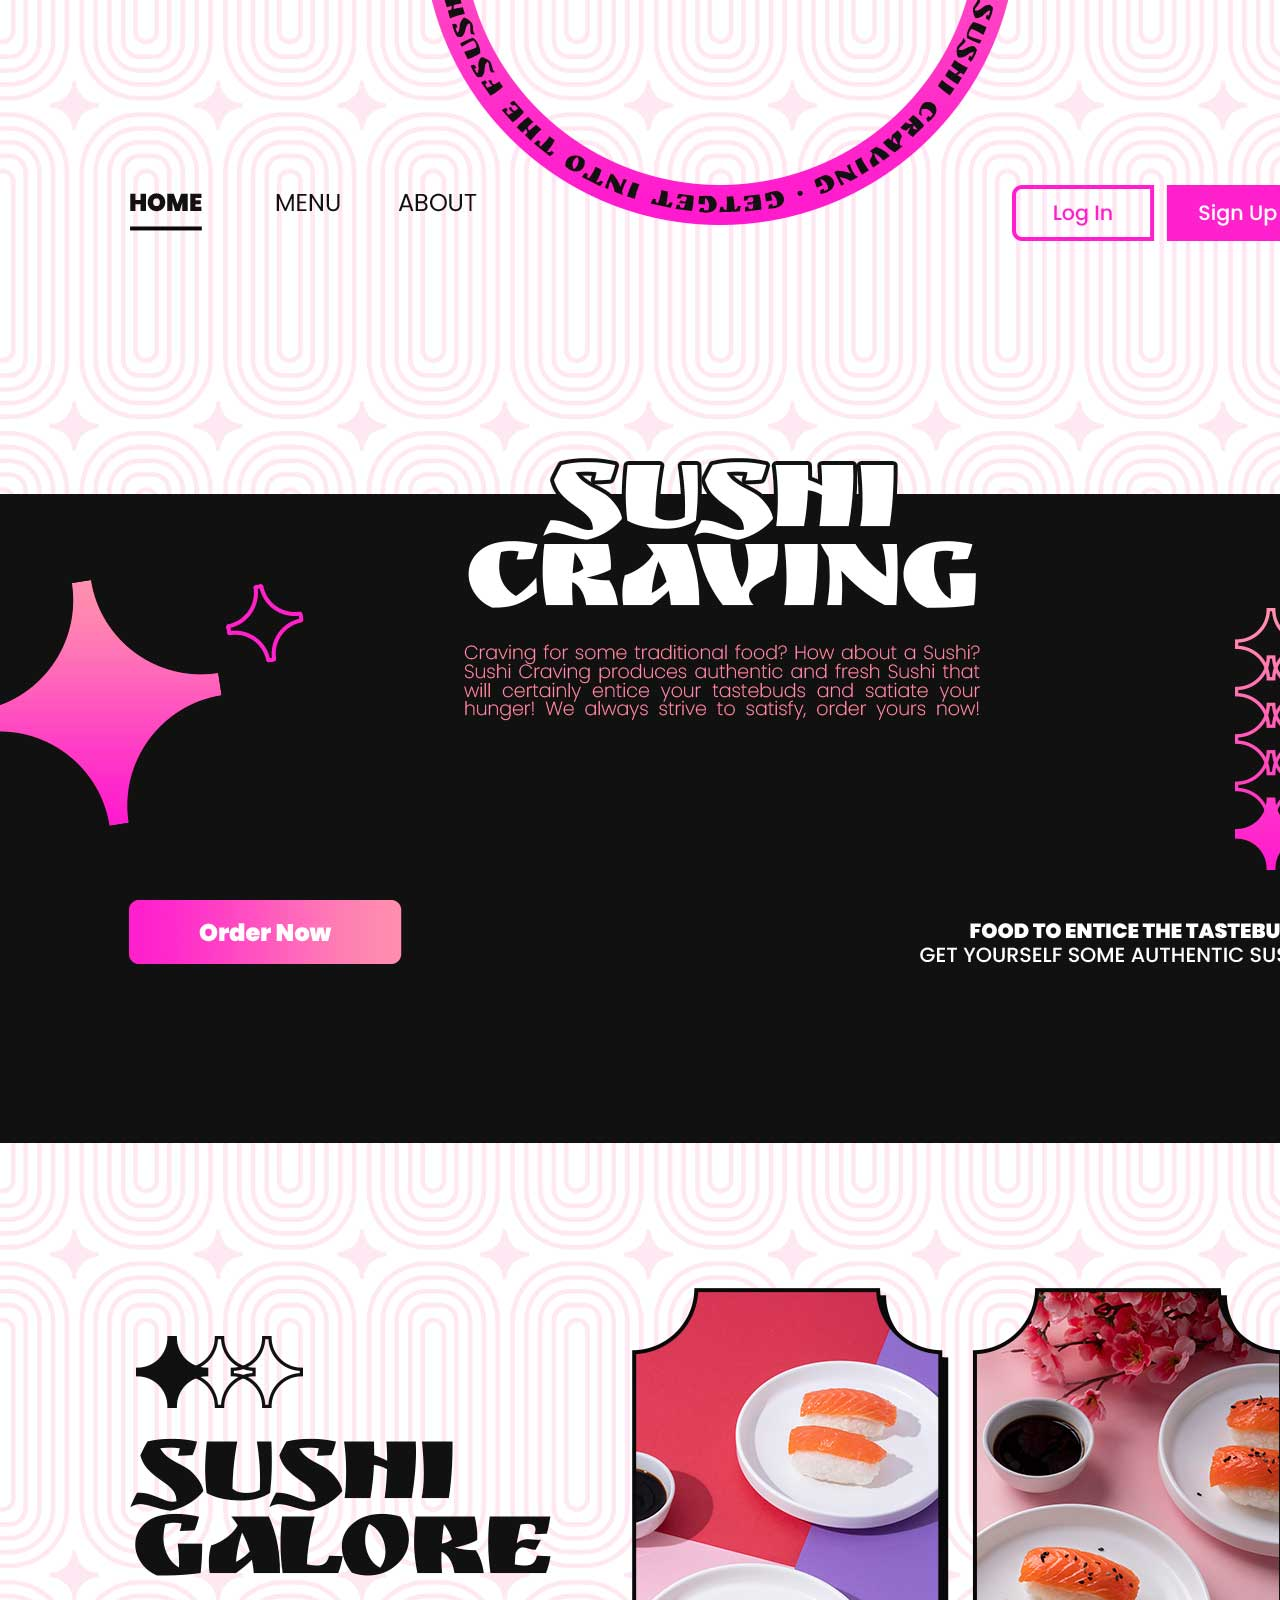
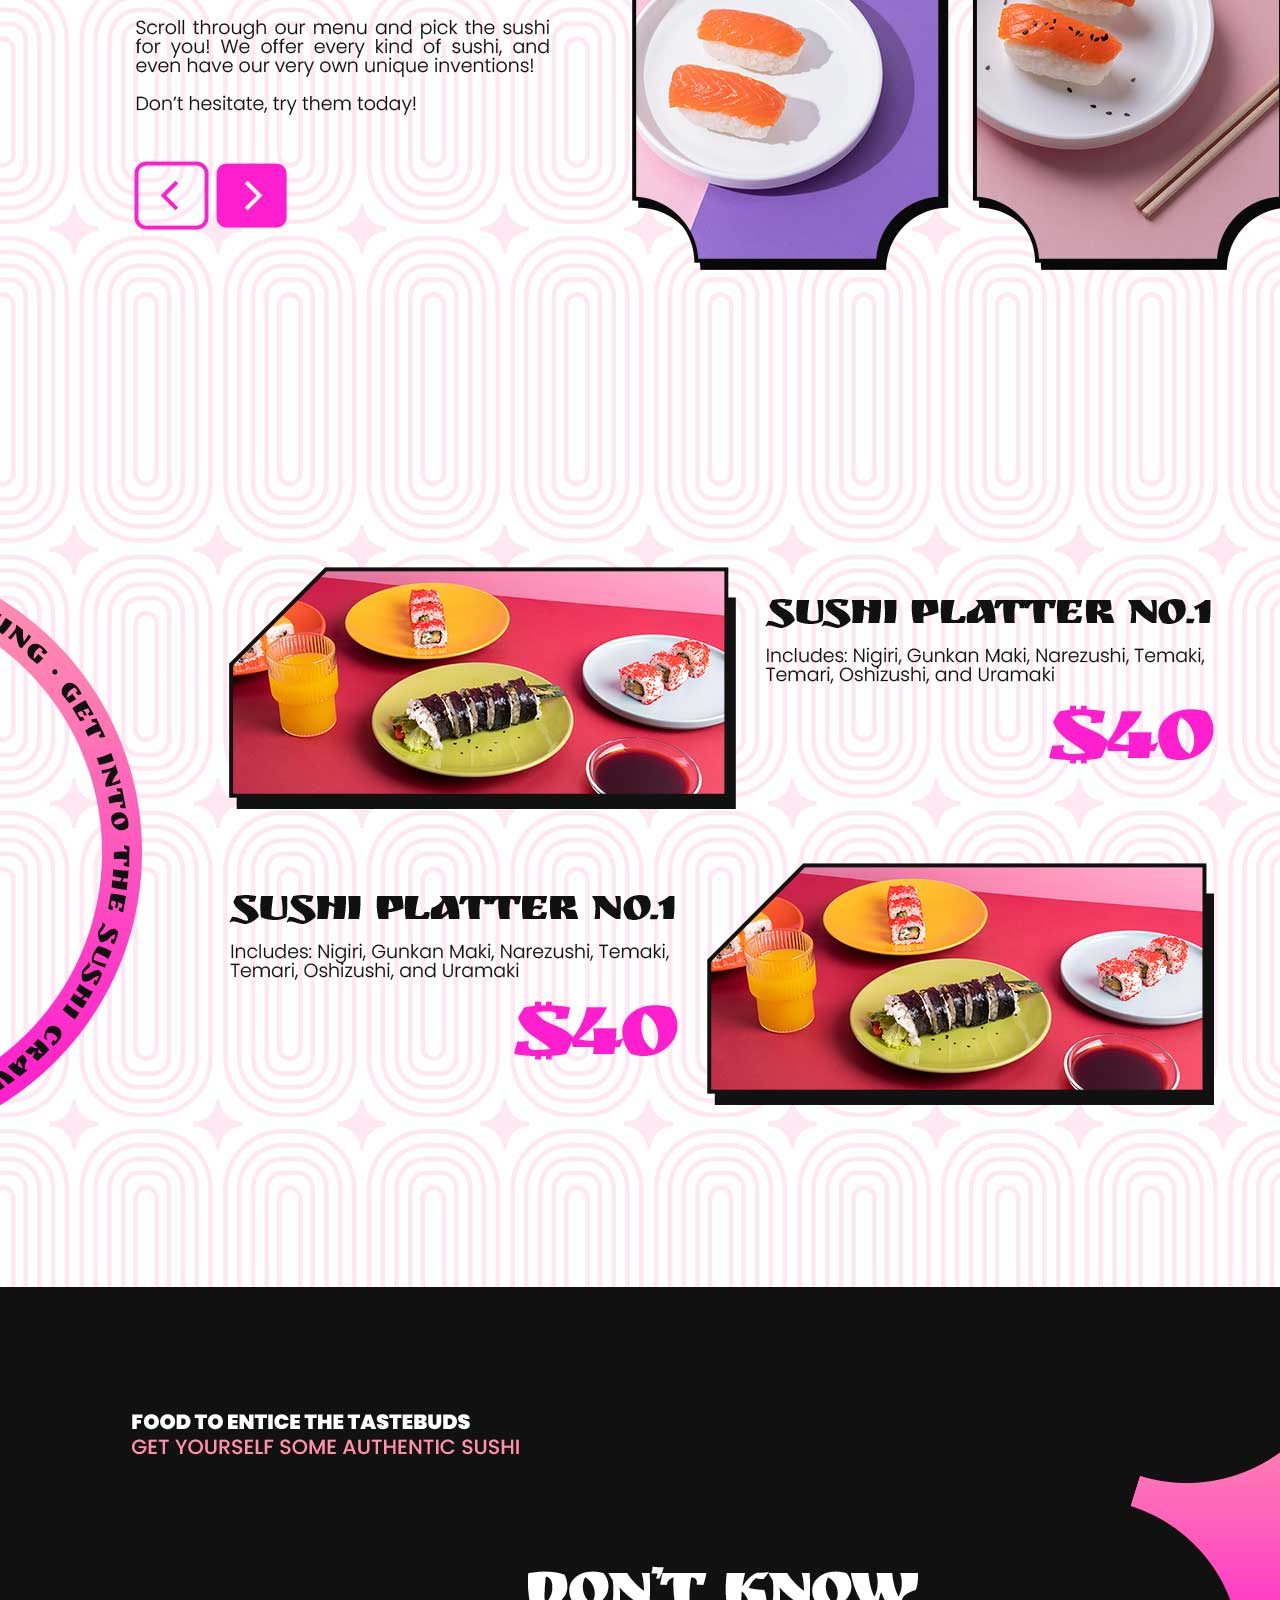
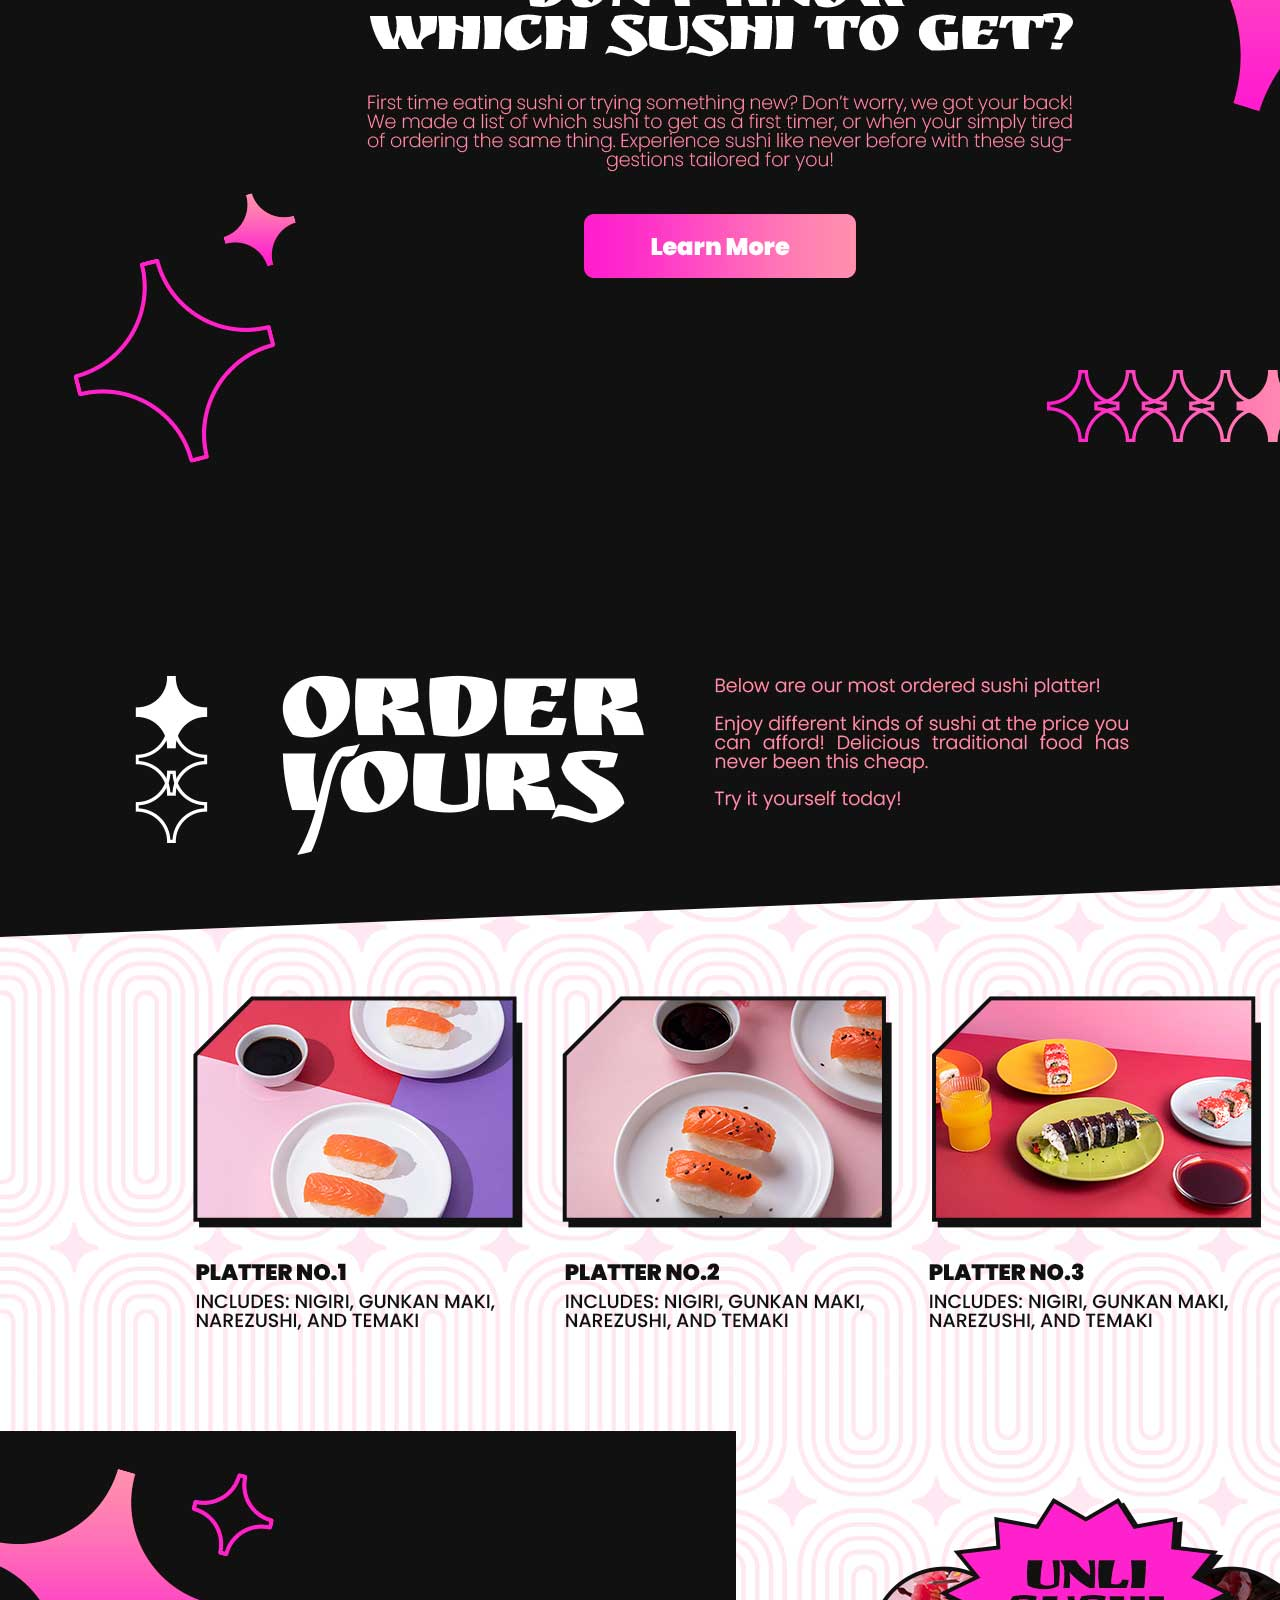
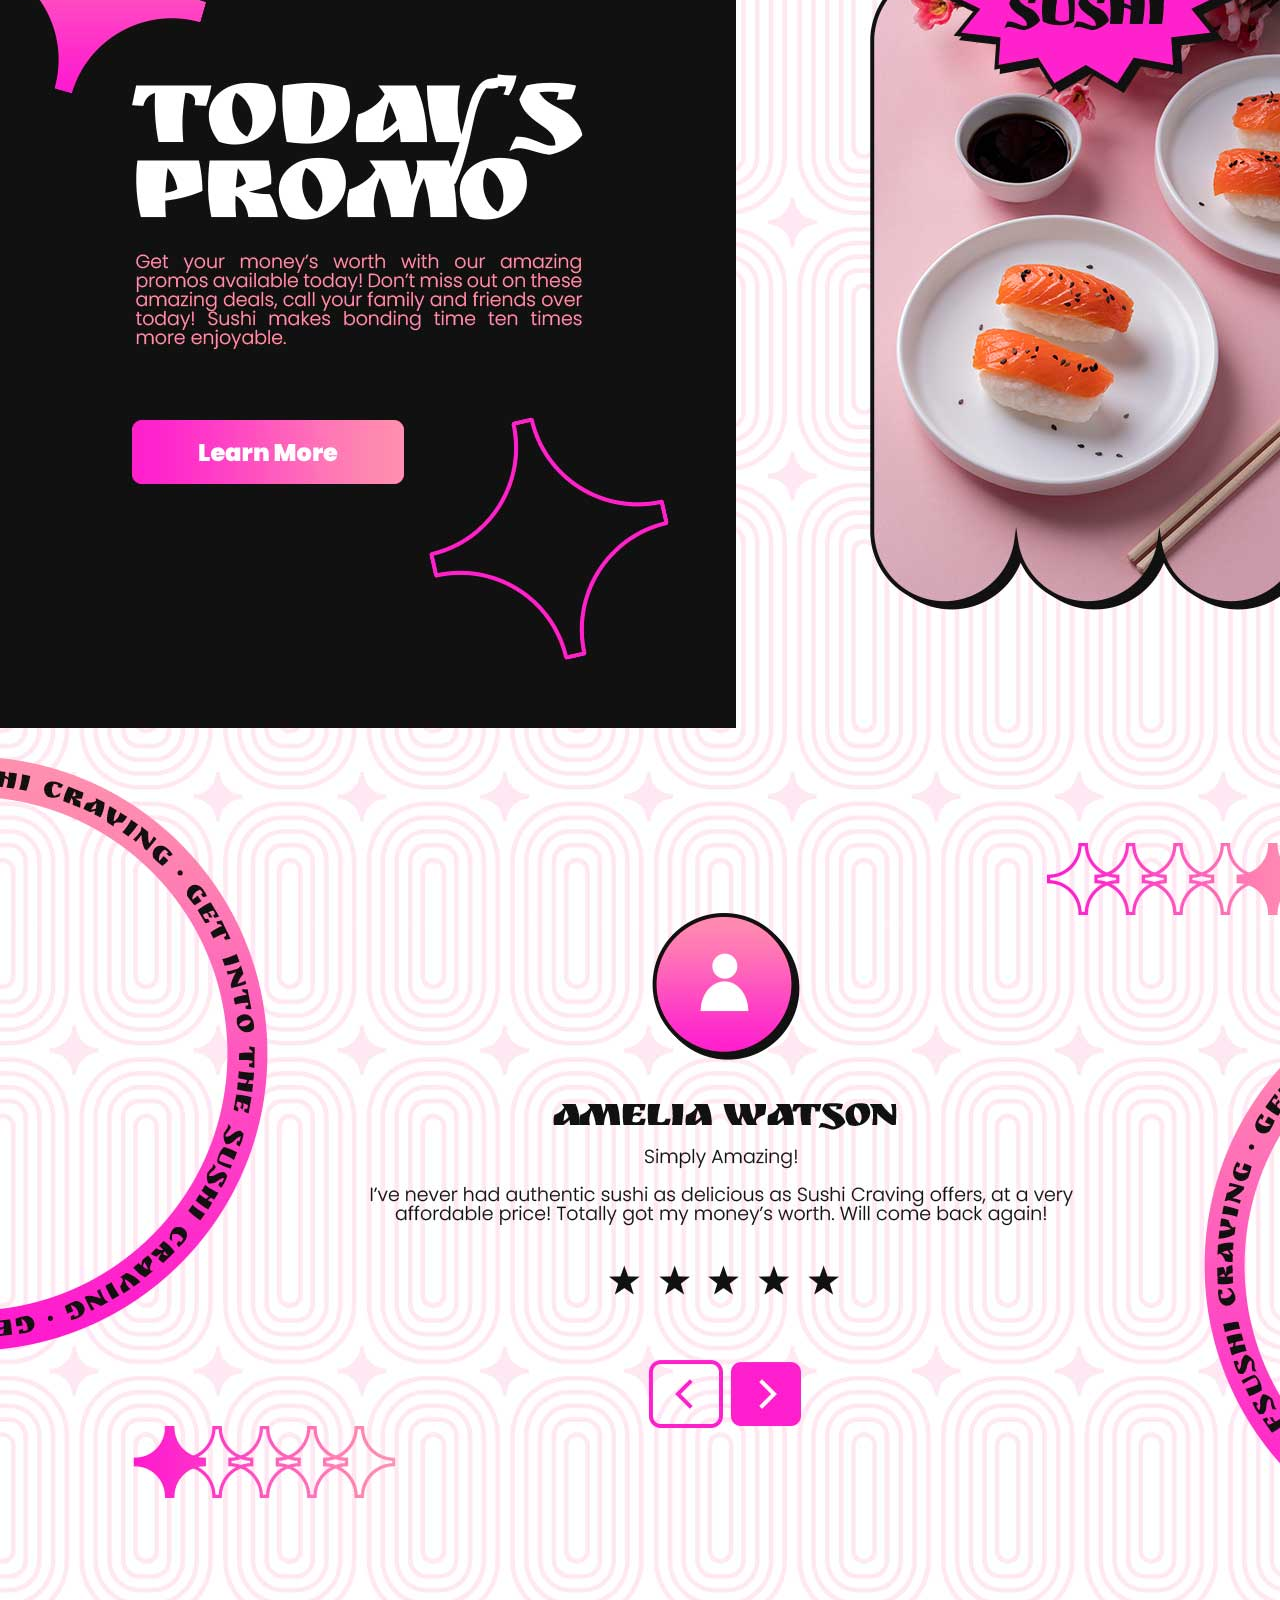
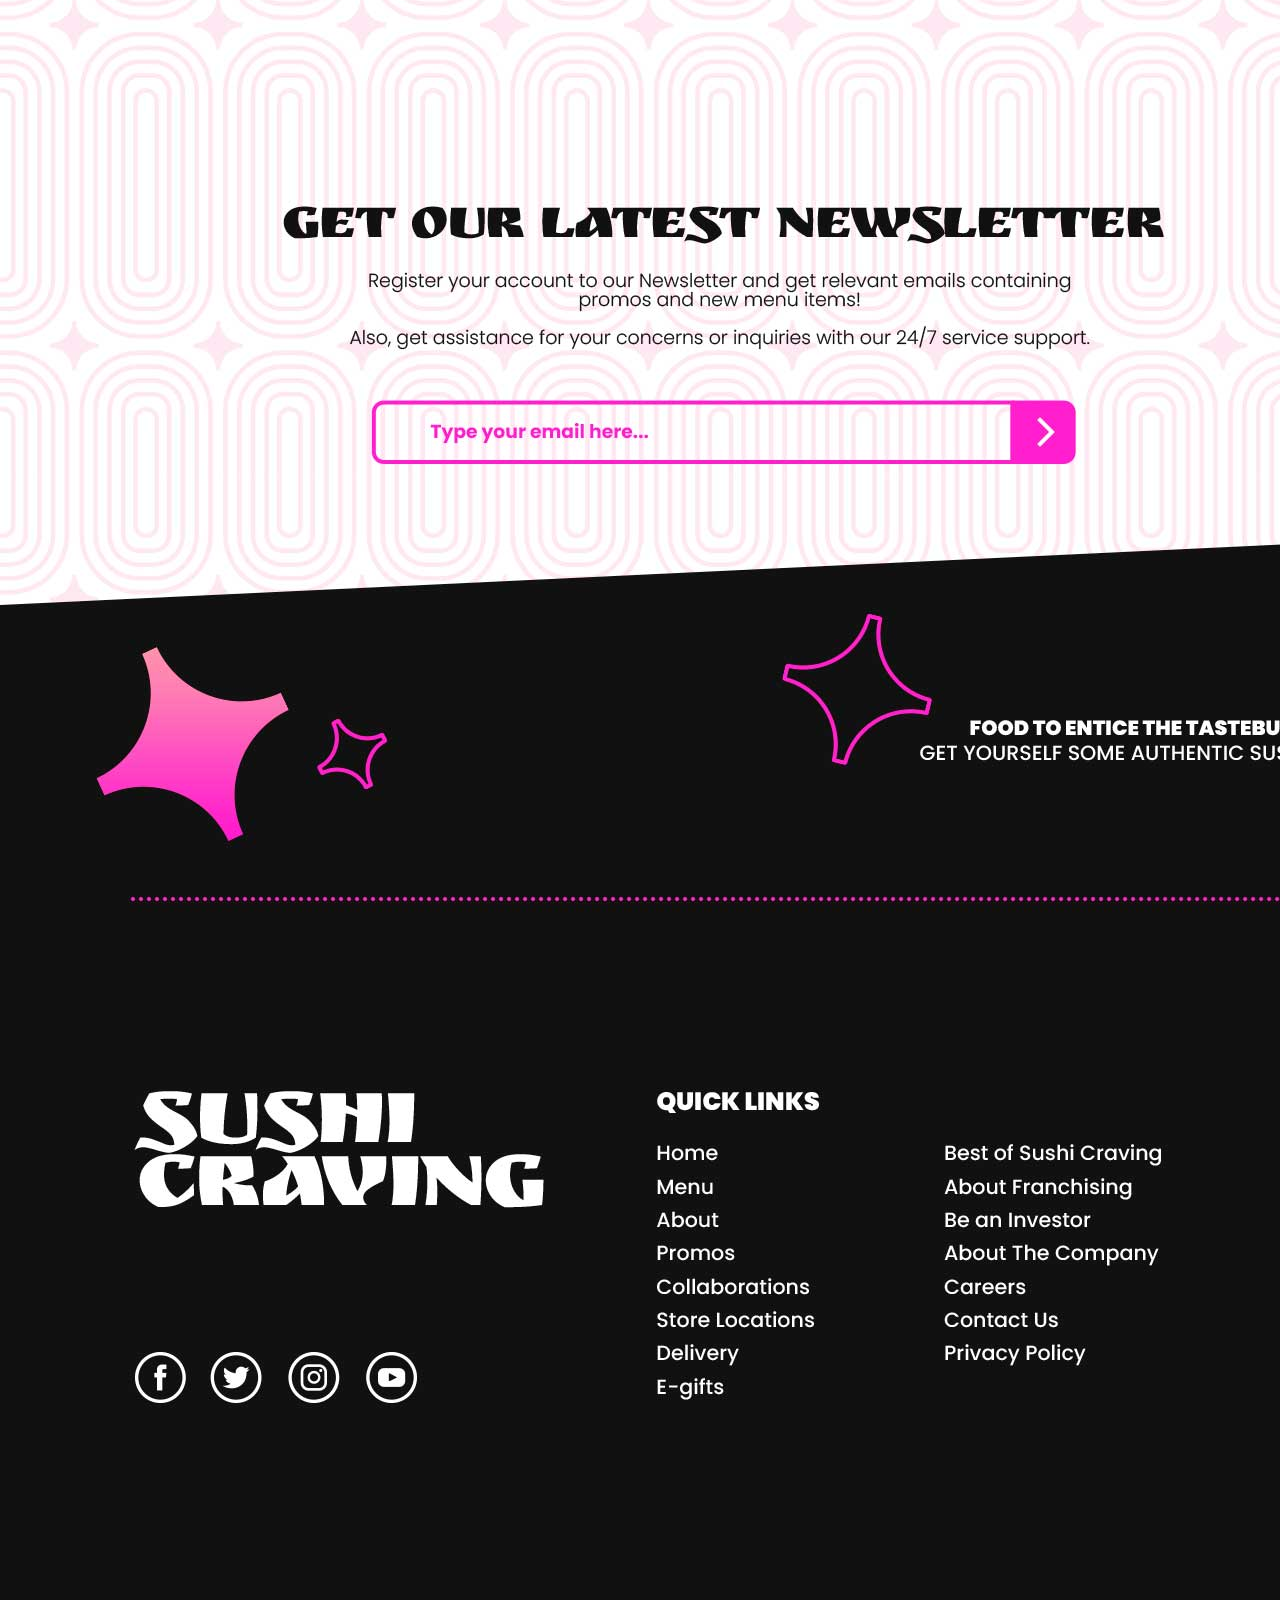
<file: flower-shop/5772588.html>
<html>
<head>
<title>5772588</title>
<meta http-equiv="Content-Type" content="text/html; charset=utf-8">
</head>
<body bgcolor="#FFFFFF" leftmargin="0" topmargin="0" marginwidth="0" marginheight="0">
<!-- Save for Web Slices (5772588.psd) -->
<img src="images/5772588.jpg" width="1440" height="8000" alt="">
<!-- End Save for Web Slices -->
</body>
</html>
</file>
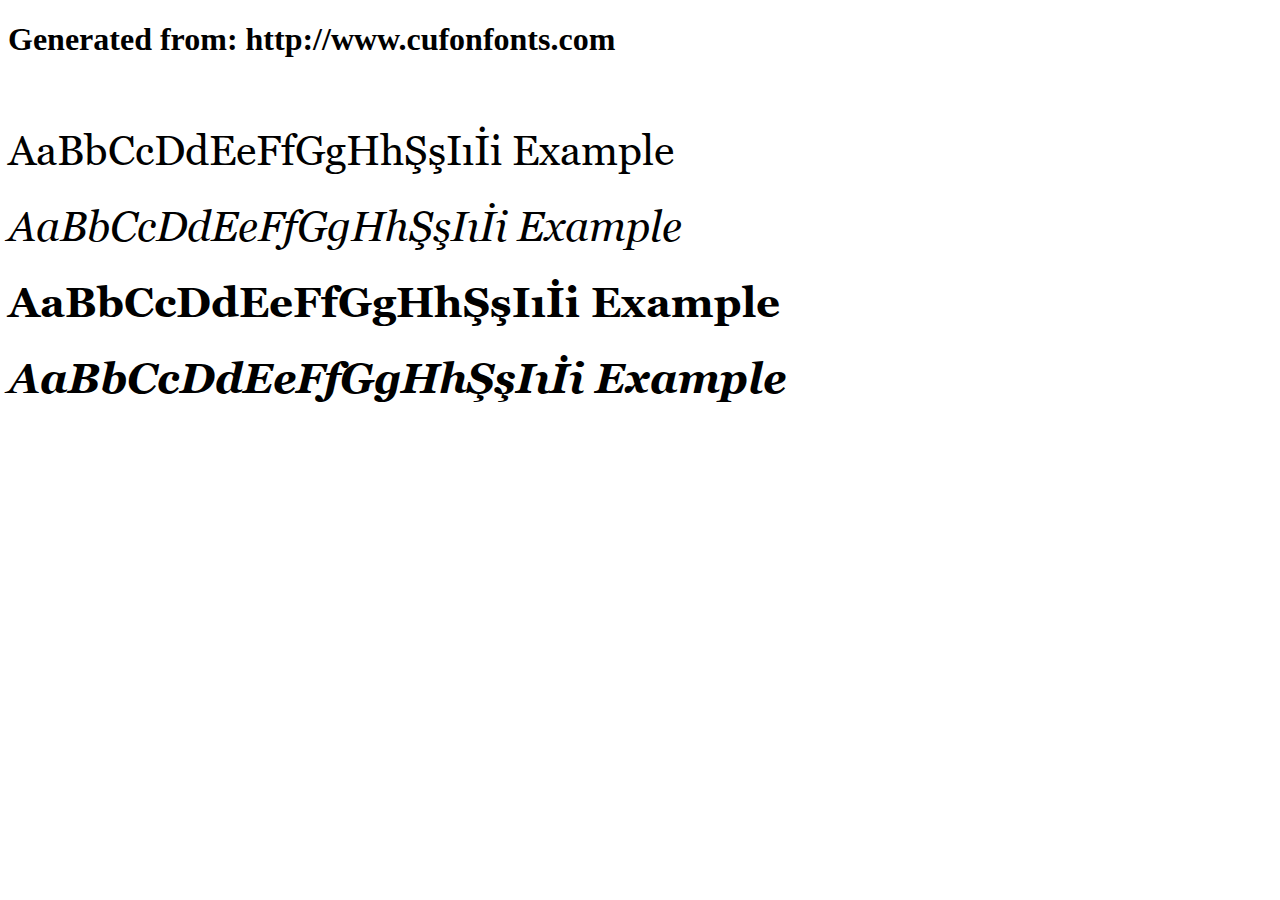
<file: the-modernist/fonts/example.html>
<!DOCTYPE html>
<html xmlns="http://www.w3.org/1999/xhtml">
<head>
    <meta http-equiv="Content-Type" content="text/html; charset=utf-8"/>
    <link rel="stylesheet" type="text/css"
          href="style.css"/>
</head>

<body>

<h1>Generated from: http://www.cufonfonts.com</h1><br/>
<h1 style="font-family:'Georgia Regular';font-weight:normal;font-size:42px">AaBbCcDdEeFfGgHhŞşIıİi Example</h1>
<h1 style="font-family:'Georgia Italic';font-weight:normal;font-size:42px">AaBbCcDdEeFfGgHhŞşIıİi Example</h1>
<h1 style="font-family:'Georgia Bold';font-weight:normal;font-size:42px">AaBbCcDdEeFfGgHhŞşIıİi Example</h1>
<h1 style="font-family:'Georgia Bold Italic';font-weight:normal;font-size:42px">AaBbCcDdEeFfGgHhŞşIıİi Example</h1>


</body>
</html>
</file>
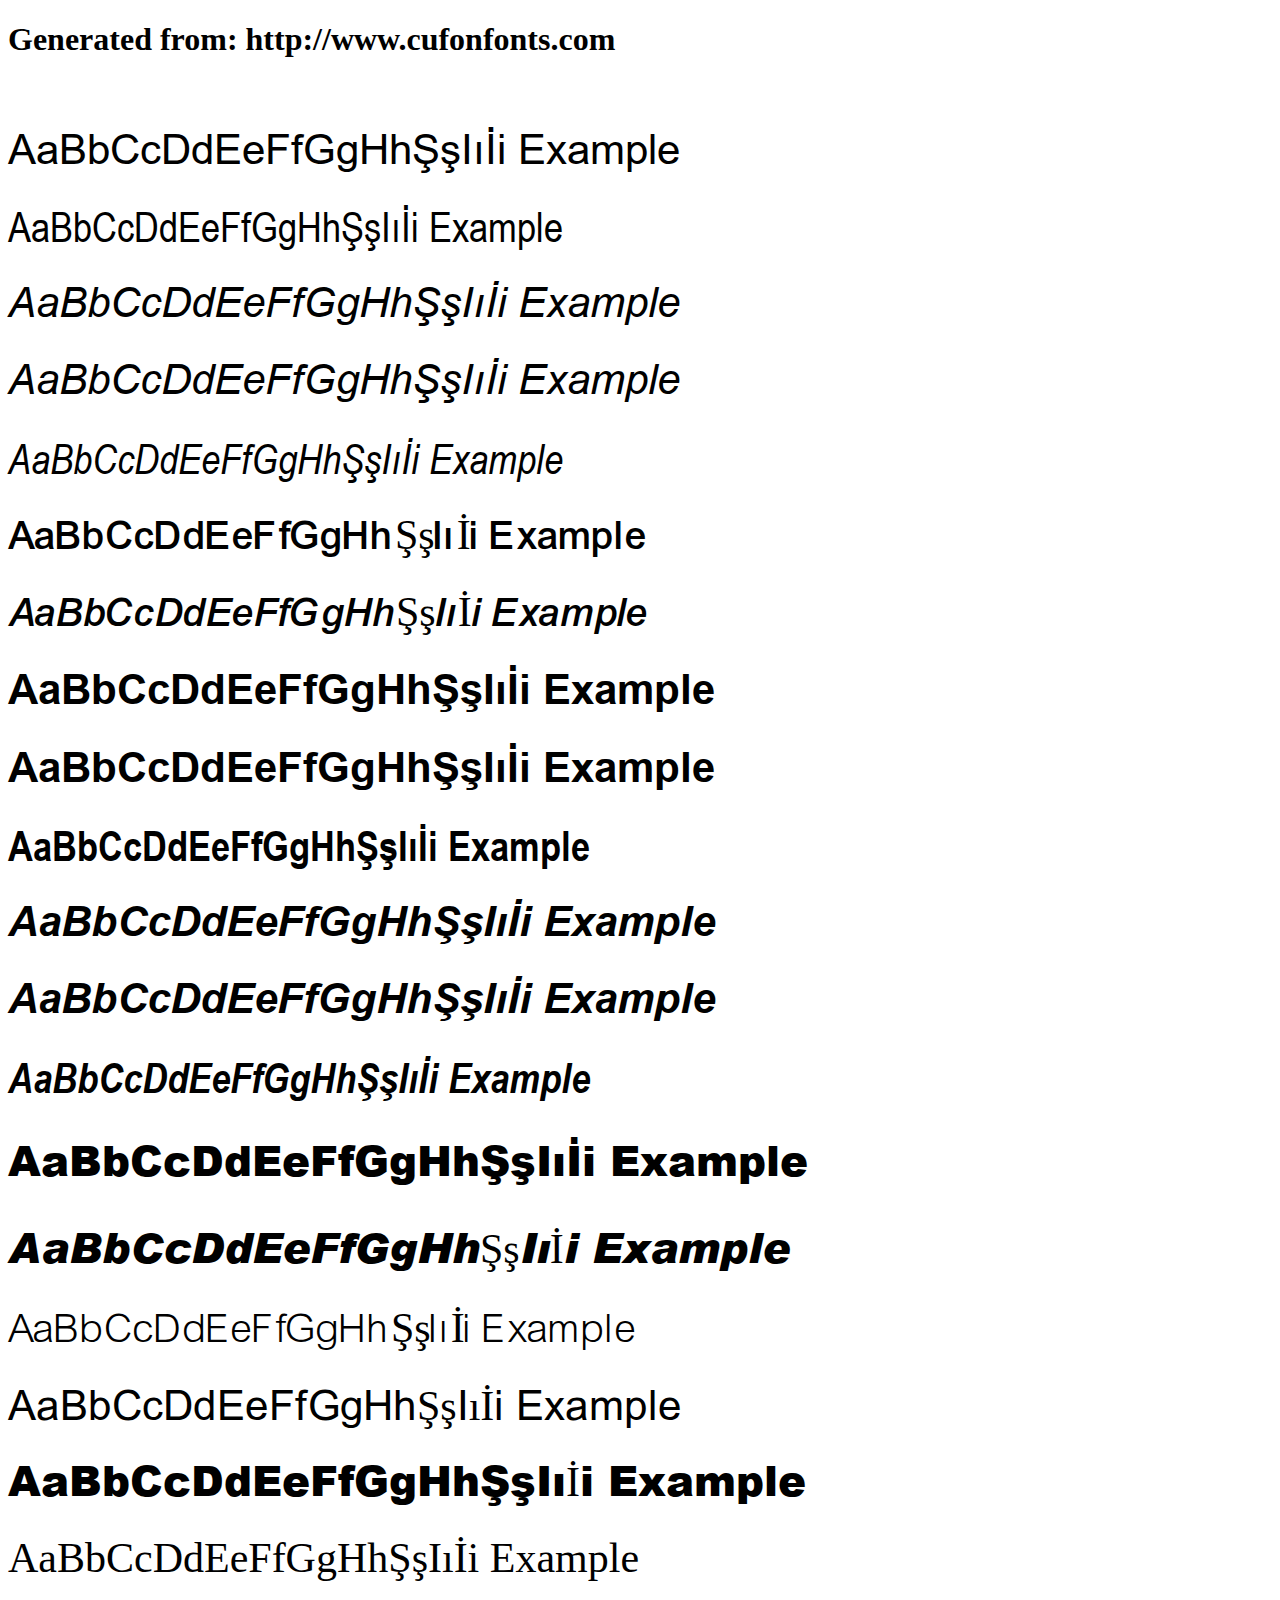
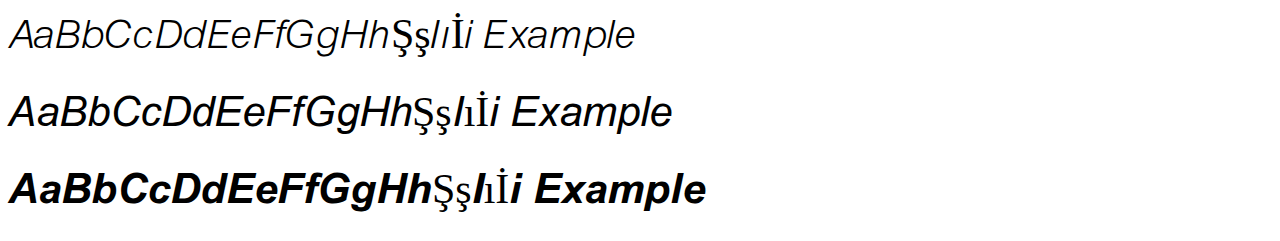
<file: smoothie-bar-landing-page-template/fonts/arial/example.html>
<!DOCTYPE html>
<html xmlns="http://www.w3.org/1999/xhtml">
<head>
    <meta http-equiv="Content-Type" content="text/html; charset=utf-8"/>
    <link rel="stylesheet" type="text/css"
          href="style.css"/>
</head>

<body>

<h1>Generated from: http://www.cufonfonts.com</h1><br/>
<h1 style="font-family:'Arial Regular';font-weight:normal;font-size:42px">AaBbCcDdEeFfGgHhŞşIıİi Example</h1>
<h1 style="font-family:'Arial Narrow';font-weight:normal;font-size:42px">AaBbCcDdEeFfGgHhŞşIıİi Example</h1>
<h1 style="font-family:'Arial Italic';font-weight:normal;font-size:42px">AaBbCcDdEeFfGgHhŞşIıİi Example</h1>
<h1 style="font-family:'Arial Italic';font-weight:normal;font-size:42px">AaBbCcDdEeFfGgHhŞşIıİi Example</h1>
<h1 style="font-family:'Arial Narrow Italic';font-weight:normal;font-size:42px">AaBbCcDdEeFfGgHhŞşIıİi Example</h1>
<h1 style="font-family:'Arial Medium';font-weight:normal;font-size:42px">AaBbCcDdEeFfGgHhŞşIıİi Example</h1>
<h1 style="font-family:'Arial Medium Italic';font-weight:normal;font-size:42px">AaBbCcDdEeFfGgHhŞşIıİi Example</h1>
<h1 style="font-family:'Arial Bold';font-weight:normal;font-size:42px">AaBbCcDdEeFfGgHhŞşIıİi Example</h1>
<h1 style="font-family:'Arial Bold';font-weight:normal;font-size:42px">AaBbCcDdEeFfGgHhŞşIıİi Example</h1>
<h1 style="font-family:'Arial Narrow Bold';font-weight:normal;font-size:42px">AaBbCcDdEeFfGgHhŞşIıİi Example</h1>
<h1 style="font-family:'Arial Bold Italic';font-weight:normal;font-size:42px">AaBbCcDdEeFfGgHhŞşIıİi Example</h1>
<h1 style="font-family:'Arial Bold Italic';font-weight:normal;font-size:42px">AaBbCcDdEeFfGgHhŞşIıİi Example</h1>
<h1 style="font-family:'Arial Narrow Bold Italic';font-weight:normal;font-size:42px">AaBbCcDdEeFfGgHhŞşIıİi Example</h1>
<h1 style="font-family:'Arial Black';font-weight:normal;font-size:42px">AaBbCcDdEeFfGgHhŞşIıİi Example</h1>
<h1 style="font-family:'Arial Black Italic';font-weight:normal;font-size:42px">AaBbCcDdEeFfGgHhŞşIıİi Example</h1>
<h1 style="font-family:'Arial Light Regular';font-weight:normal;font-size:42px">AaBbCcDdEeFfGgHhŞşIıİi Example</h1>
<h1 style="font-family:'Arial CE Regular';font-weight:normal;font-size:42px">AaBbCcDdEeFfGgHhŞşIıİi Example</h1>
<h1 style="font-family:'Arial CE MT Black Regular';font-weight:normal;font-size:42px">AaBbCcDdEeFfGgHhŞşIıİi Example</h1>
<h1 style="font-family:'Arial CE Bold';font-weight:normal;font-size:42px">AaBbCcDdEeFfGgHhŞşIıİi Example</h1>
<h1 style="font-family:'Arial Light Italic';font-weight:normal;font-size:42px">AaBbCcDdEeFfGgHhŞşIıİi Example</h1>
<h1 style="font-family:'Arial CE Italic';font-weight:normal;font-size:42px">AaBbCcDdEeFfGgHhŞşIıİi Example</h1>
<h1 style="font-family:'Arial CE Bold Italic';font-weight:normal;font-size:42px">AaBbCcDdEeFfGgHhŞşIıİi Example</h1>


</body>
</html>
</file>
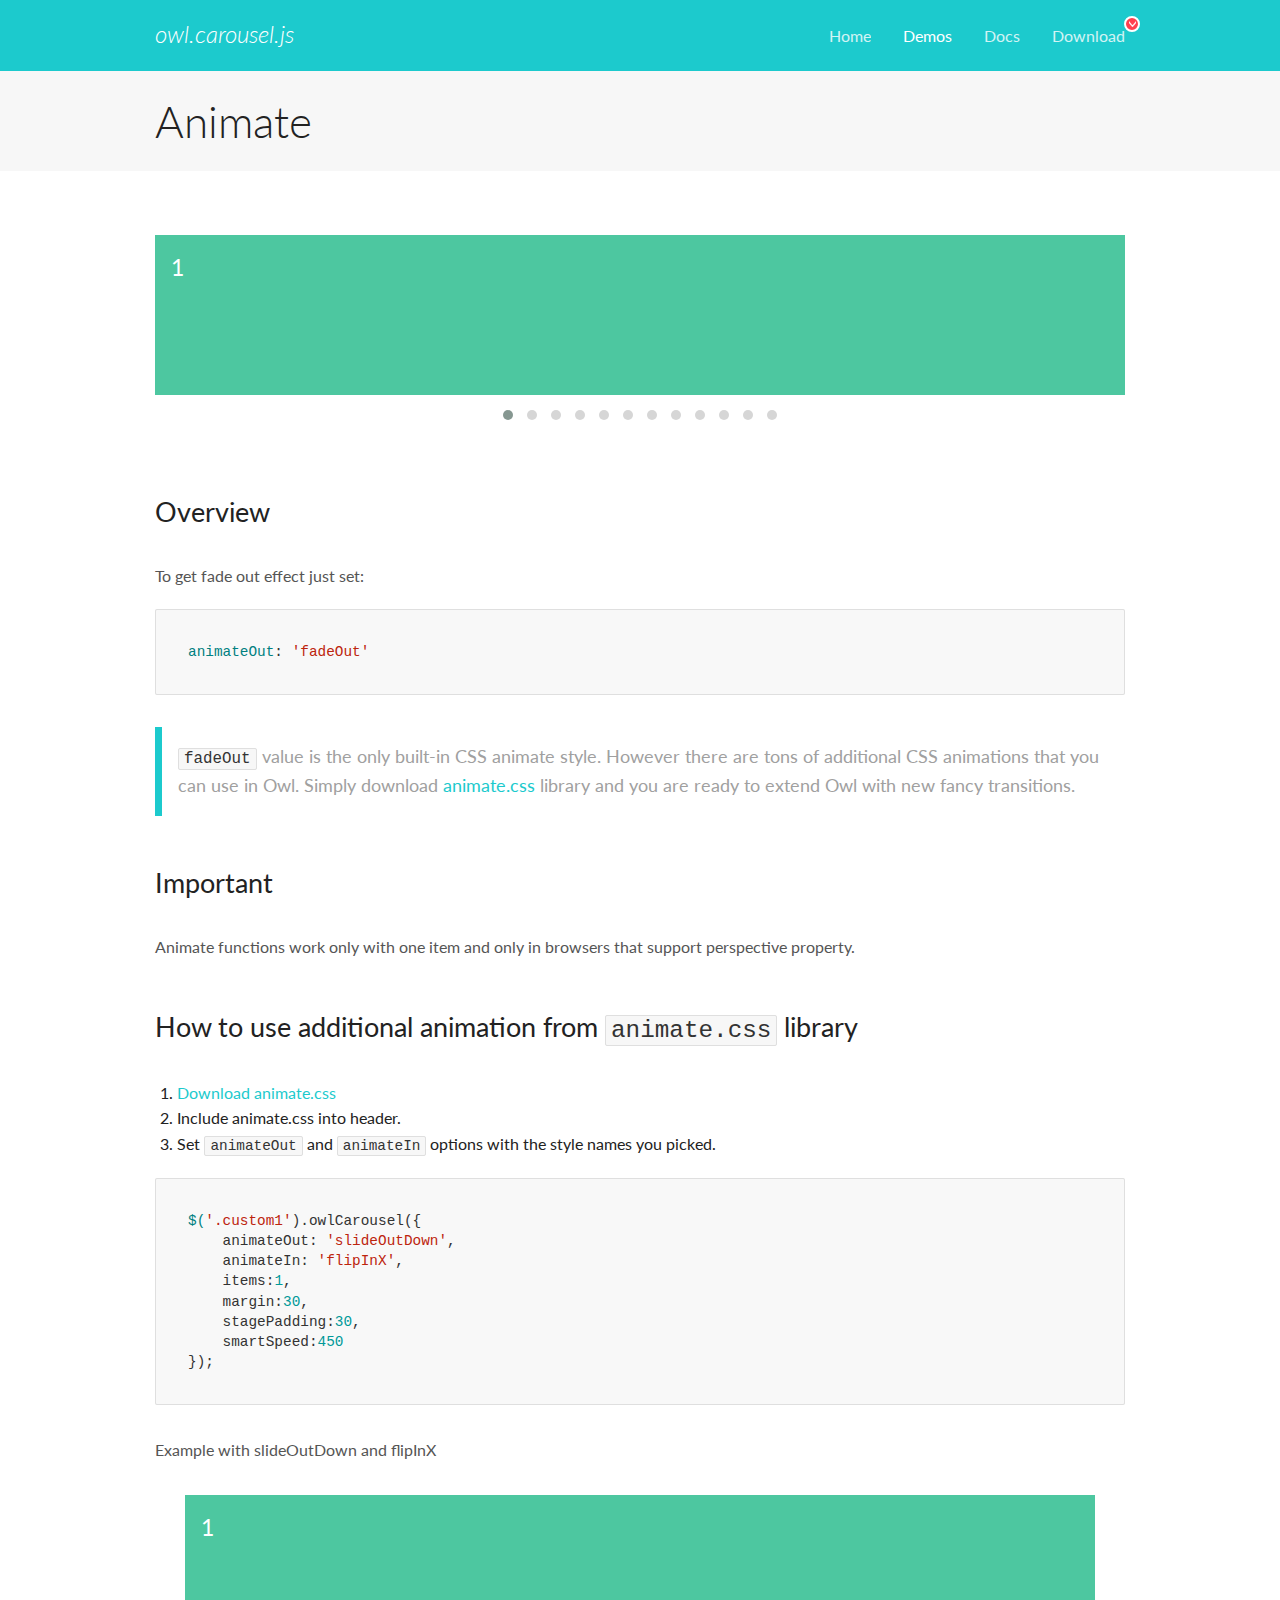
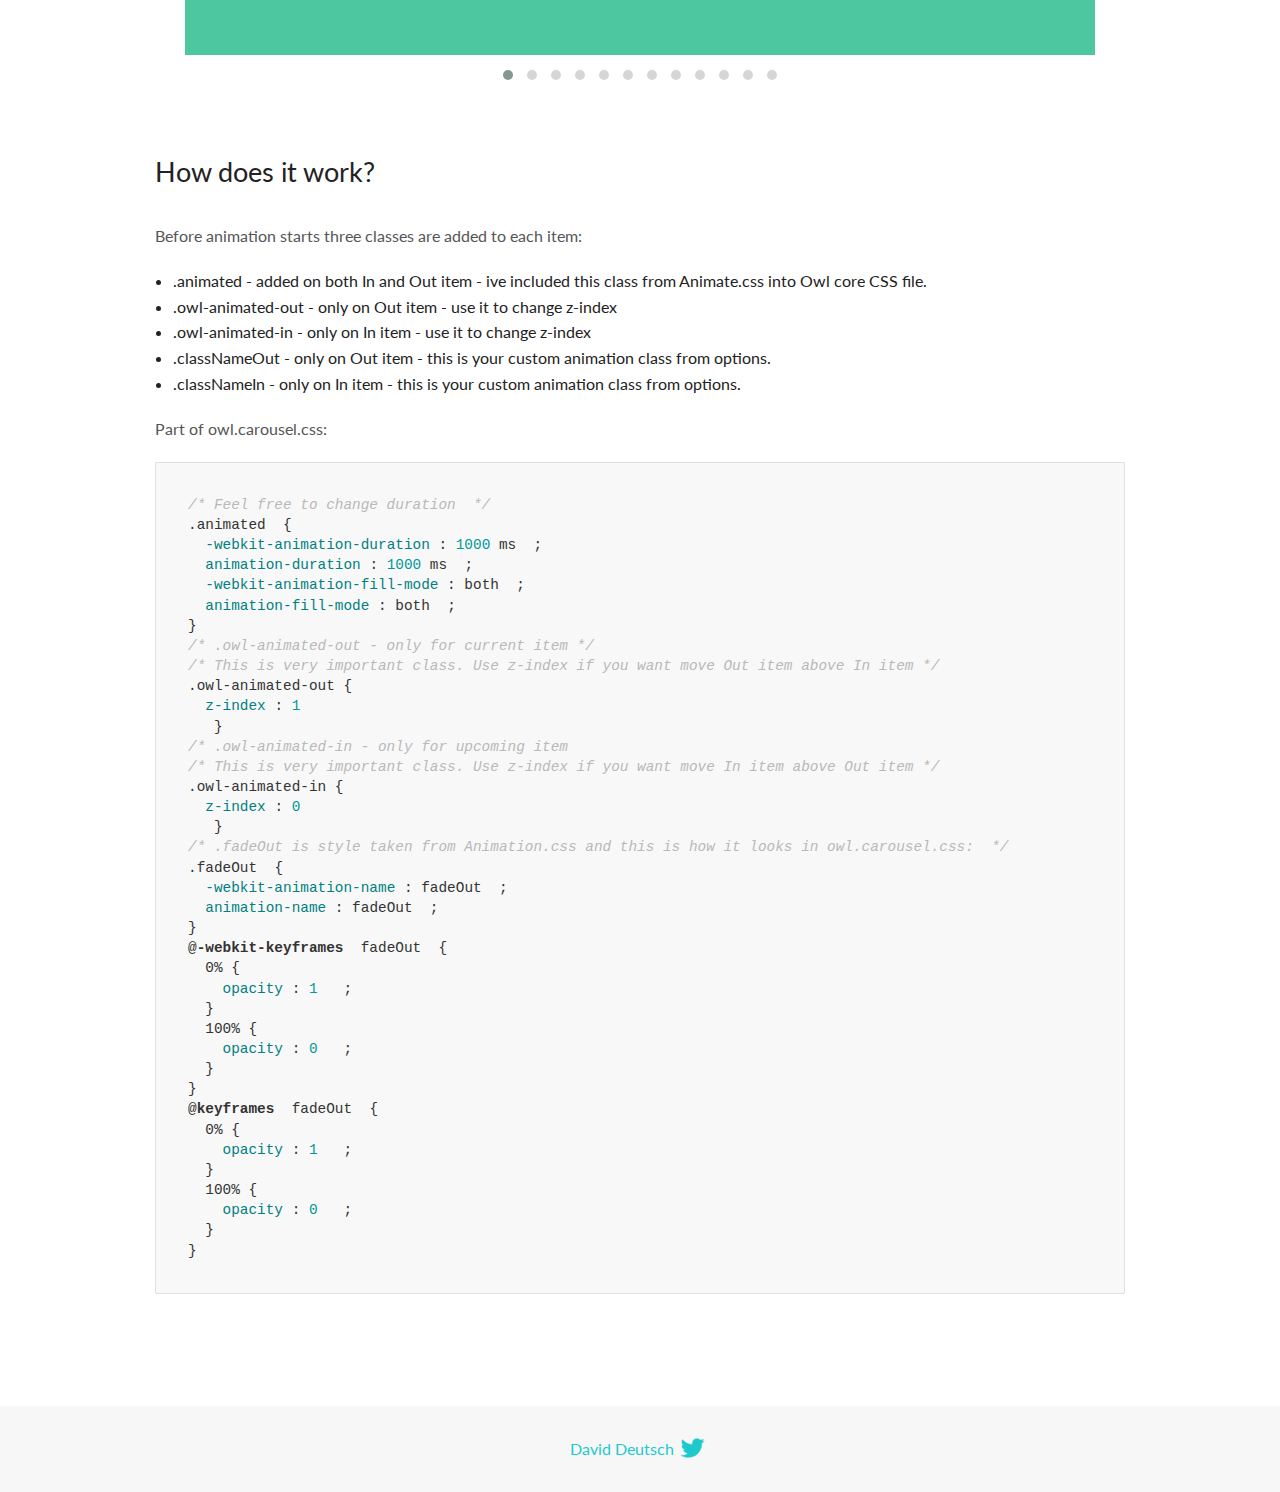
<file: corporate_Business/OwlCarousel/docs/demos/animate.html>
<!DOCTYPE html>
<html lang="en">
  <head>

    <!-- head -->
    <meta charset="utf-8">
    <meta name="msapplication-tap-highlight" content="no" />
    <meta name="viewport" content="width=device-width, initial-scale=1.0" />
    <meta name="description" content="Animate carousel">
    <meta name="author" content="David Deutsch">
    <title>
      Animate Demo | Owl Carousel | 2.3.4
    </title>

    <!-- Stylesheets -->
    <link href='https://fonts.googleapis.com/css?family=Lato:300,400,700,400italic,300italic' rel='stylesheet' type='text/css'>
    <link rel="stylesheet" href="../assets/css/docs.theme.min.css">

    <!-- Owl Stylesheets -->
    <link rel="stylesheet" href="../assets/owlcarousel/assets/owl.carousel.min.css">
    <link rel="stylesheet" href="../assets/owlcarousel/assets/owl.theme.default.min.css">

    <!-- HTML5 shim and Respond.js IE8 support of HTML5 elements and media queries -->

    <!--[if lt IE 9]>
      <script src="https://oss.maxcdn.com/libs/html5shiv/3.7.0/html5shiv.js"></script>
      <script src="https://oss.maxcdn.com/libs/respond.js/1.3.0/respond.min.js"></script>
    <![endif]-->

    <!-- Favicons -->
    <link rel="apple-touch-icon-precomposed" sizes="144x144" href="../assets/ico/apple-touch-icon-144-precomposed.png">
    <link rel="shortcut icon" href="../assets/ico/favicon.png">
    <link rel="shortcut icon" href="favicon.ico">

    <!-- Yeah i know js should not be in header. Its required for demos.-->

    <!-- javascript -->
    <script src="../assets/vendors/jquery.min.js"></script>
    <script src="../assets/owlcarousel/owl.carousel.js"></script>
  </head>
  <body>

    <!-- header -->
    <header class="header">
      <div class="row">
        <div class="large-12 columns">
          <div class="brand left">
            <h3>
              <a href="/OwlCarousel2/">owl.carousel.js</a> 
            </h3>
          </div>
          <a id="toggle-nav" class="right">
            <span></span> <span></span> <span></span> 
          </a> 
          <div class="nav-bar">
            <ul class="clearfix">
              <li> <a href="/OwlCarousel2/index.html">Home</a>  </li>
              <li class="active">
                <a href="/OwlCarousel2/demos/demos.html">Demos</a> 
              </li>
              <li> <a href="/OwlCarousel2/docs/started-welcome.html">Docs</a>  </li>
              <li>
                <a href="https://github.com/OwlCarousel2/OwlCarousel2/archive/2.3.4.zip">Download</a> 
                <span class="download"></span> 
              </li>
            </ul>
          </div>
        </div>
      </div>
    </header>

    <!-- title -->
    <section class="title">
      <div class="row">
        <div class="large-12 columns">
          <h1>Animate</h1>
        </div>
      </div>
    </section>

    <!--  Demos -->
    <section id="demos">
      <div class="row">
        <div class="large-12 columns">
          <div class="fadeOut owl-carousel owl-theme">
            <div class="item">
              <h4>1</h4>
            </div>
            <div class="item">
              <h4>2</h4>
            </div>
            <div class="item">
              <h4>3</h4>
            </div>
            <div class="item">
              <h4>4</h4>
            </div>
            <div class="item">
              <h4>5</h4>
            </div>
            <div class="item">
              <h4>6</h4>
            </div>
            <div class="item">
              <h4>7</h4>
            </div>
            <div class="item">
              <h4>8</h4>
            </div>
            <div class="item">
              <h4>9</h4>
            </div>
            <div class="item">
              <h4>10</h4>
            </div>
            <div class="item">
              <h4>11</h4>
            </div>
            <div class="item">
              <h4>12</h4>
            </div>
          </div>
          <h3 id="overview">Overview</h3>
          <p>To get fade out effect just set:</p>
          <pre><code>animateOut: &#39;fadeOut&#39;</code></pre>
          <blockquote>
            <p><code>fadeOut</code> value is the only built-in CSS animate style. However there are tons of additional CSS animations that you can use in Owl. Simply download
              <a href="https://daneden.github.io/animate.css/">animate.css</a>  library and you are ready to extend Owl with new fancy transitions.</p>
          </blockquote>
          <h3 id="important">Important</h3>
          <p>Animate functions work only with one item and only in browsers that support perspective property.</p>
          <h3 id="how-to-use-additional-animation-from-animate-css-library">How to use additional animation from <code>animate.css</code> library</h3>
          <ol>
            <li> <a href="https://daneden.github.io/animate.css/">Download animate.css</a>  </li>
            <li>Include animate.css into header.</li>
            <li>Set <code>animateOut</code> and <code>animateIn</code> options with the style names you picked.</li>
          </ol>
          <pre><code>$(&#39;.custom1&#39;).owlCarousel({
    animateOut: &#39;slideOutDown&#39;,
    animateIn: &#39;flipInX&#39;,
    items:1,
    margin:30,
    stagePadding:30,
    smartSpeed:450
});</code></pre>
          <p>Example with slideOutDown and flipInX</p>
          <div class="custom1 owl-carousel owl-theme">
            <div class="item">
              <h4>1</h4>
            </div>
            <div class="item">
              <h4>2</h4>
            </div>
            <div class="item">
              <h4>3</h4>
            </div>
            <div class="item">
              <h4>4</h4>
            </div>
            <div class="item">
              <h4>5</h4>
            </div>
            <div class="item">
              <h4>6</h4>
            </div>
            <div class="item">
              <h4>7</h4>
            </div>
            <div class="item">
              <h4>8</h4>
            </div>
            <div class="item">
              <h4>9</h4>
            </div>
            <div class="item">
              <h4>10</h4>
            </div>
            <div class="item">
              <h4>11</h4>
            </div>
            <div class="item">
              <h4>12</h4>
            </div>
          </div>
          <h3 id="how-does-it-work-">How does it work?</h3>
          <p>Before animation starts three classes are added to each item:</p>
          <ul>
            <li>.animated - added on both In and Out item - ive included this class from Animate.css into Owl core CSS file.</li>
            <li>.owl-animated-out - only on Out item - use it to change z-index</li>
            <li>.owl-animated-in - only on In item - use it to change z-index</li>
            <li>.classNameOut - only on Out item - this is your custom animation class from options.</li>
            <li>.classNameIn - only on In item - this is your custom animation class from options.</li>
          </ul>
          <p>Part of owl.carousel.css:</p>
          <pre><code class="language-css"><span class="comment">/* Feel free to change duration  */</span> 
<span class="class">.animated</span>  <span class="rules">{
  <span class="rule"><span class="attribute">-webkit-animation-duration</span> :<span class="value"> <span class="number">1000</span> ms</span> </span> ;
  <span class="rule"><span class="attribute">animation-duration</span> :<span class="value"> <span class="number">1000</span> ms</span> </span> ;
  <span class="rule"><span class="attribute">-webkit-animation-fill-mode</span> :<span class="value"> both</span> </span> ;
  <span class="rule"><span class="attribute">animation-fill-mode</span> :<span class="value"> both</span> </span> ;
<span class="rule">}</span> </span> 
<span class="comment">/* .owl-animated-out - only for current item */</span> 
<span class="comment">/* This is very important class. Use z-index if you want move Out item above In item */</span> 
<span class="class">.owl-animated-out</span> <span class="rules">{
  <span class="rule"><span class="attribute">z-index</span> :<span class="value"> <span class="number">1</span> 
</span> </span> </span> }
<span class="comment">/* .owl-animated-in - only for upcoming item
/* This is very important class. Use z-index if you want move In item above Out item */</span> 
<span class="class">.owl-animated-in</span> <span class="rules">{
  <span class="rule"><span class="attribute">z-index</span> :<span class="value"> <span class="number">0</span> 
</span> </span> </span> }
<span class="comment">/* .fadeOut is style taken from Animation.css and this is how it looks in owl.carousel.css:  */</span> 
<span class="class">.fadeOut</span>  <span class="rules">{
  <span class="rule"><span class="attribute">-webkit-animation-name</span> :<span class="value"> fadeOut</span> </span> ;
  <span class="rule"><span class="attribute">animation-name</span> :<span class="value"> fadeOut</span> </span> ;
<span class="rule">}</span> </span> 
<span class="at_rule">@<span class="keyword">-webkit-keyframes</span>  fadeOut </span> {
  0% <span class="rules">{
    <span class="rule"><span class="attribute">opacity</span> :<span class="value"> <span class="number">1</span> </span> </span> ;
  <span class="rule">}</span> </span> 
  100% <span class="rules">{
    <span class="rule"><span class="attribute">opacity</span> :<span class="value"> <span class="number">0</span> </span> </span> ;
  <span class="rule">}</span> </span> 
}
<span class="at_rule">@<span class="keyword">keyframes</span>  fadeOut </span> {
  0% <span class="rules">{
    <span class="rule"><span class="attribute">opacity</span> :<span class="value"> <span class="number">1</span> </span> </span> ;
  <span class="rule">}</span> </span> 
  100% <span class="rules">{
    <span class="rule"><span class="attribute">opacity</span> :<span class="value"> <span class="number">0</span> </span> </span> ;
  <span class="rule">}</span> </span> 
}</code></pre>
          <link rel="stylesheet" href="../assets/css/animate.css">
          <script>
            jQuery(document).ready(function($) {
              $('.fadeOut').owlCarousel({
                items: 1,
                animateOut: 'fadeOut',
                loop: true,
                margin: 10,
              });
              $('.custom1').owlCarousel({
                animateOut: 'slideOutDown',
                animateIn: 'flipInX',
                items: 1,
                margin: 30,
                stagePadding: 30,
                smartSpeed: 450
              });
            });
          </script>
        </div>
      </div>
    </section>

    <!-- footer -->
    <footer class="footer">
      <div class="row">
        <div class="large-12 columns">
          <h5>
            <a href="/OwlCarousel2/docs/support-contact.html">David Deutsch</a> 
            <a id="custom-tweet-button" href="https://twitter.com/share?url=https://github.com/OwlCarousel2/OwlCarousel2&text=Owl Carousel - This is so awesome! " target="_blank"></a> 
          </h5>
        </div>
      </div>
    </footer>

    <!-- vendors -->
    <script src="../assets/vendors/highlight.js"></script>
    <script src="../assets/js/app.js"></script>
  </body>
</html>
</file>
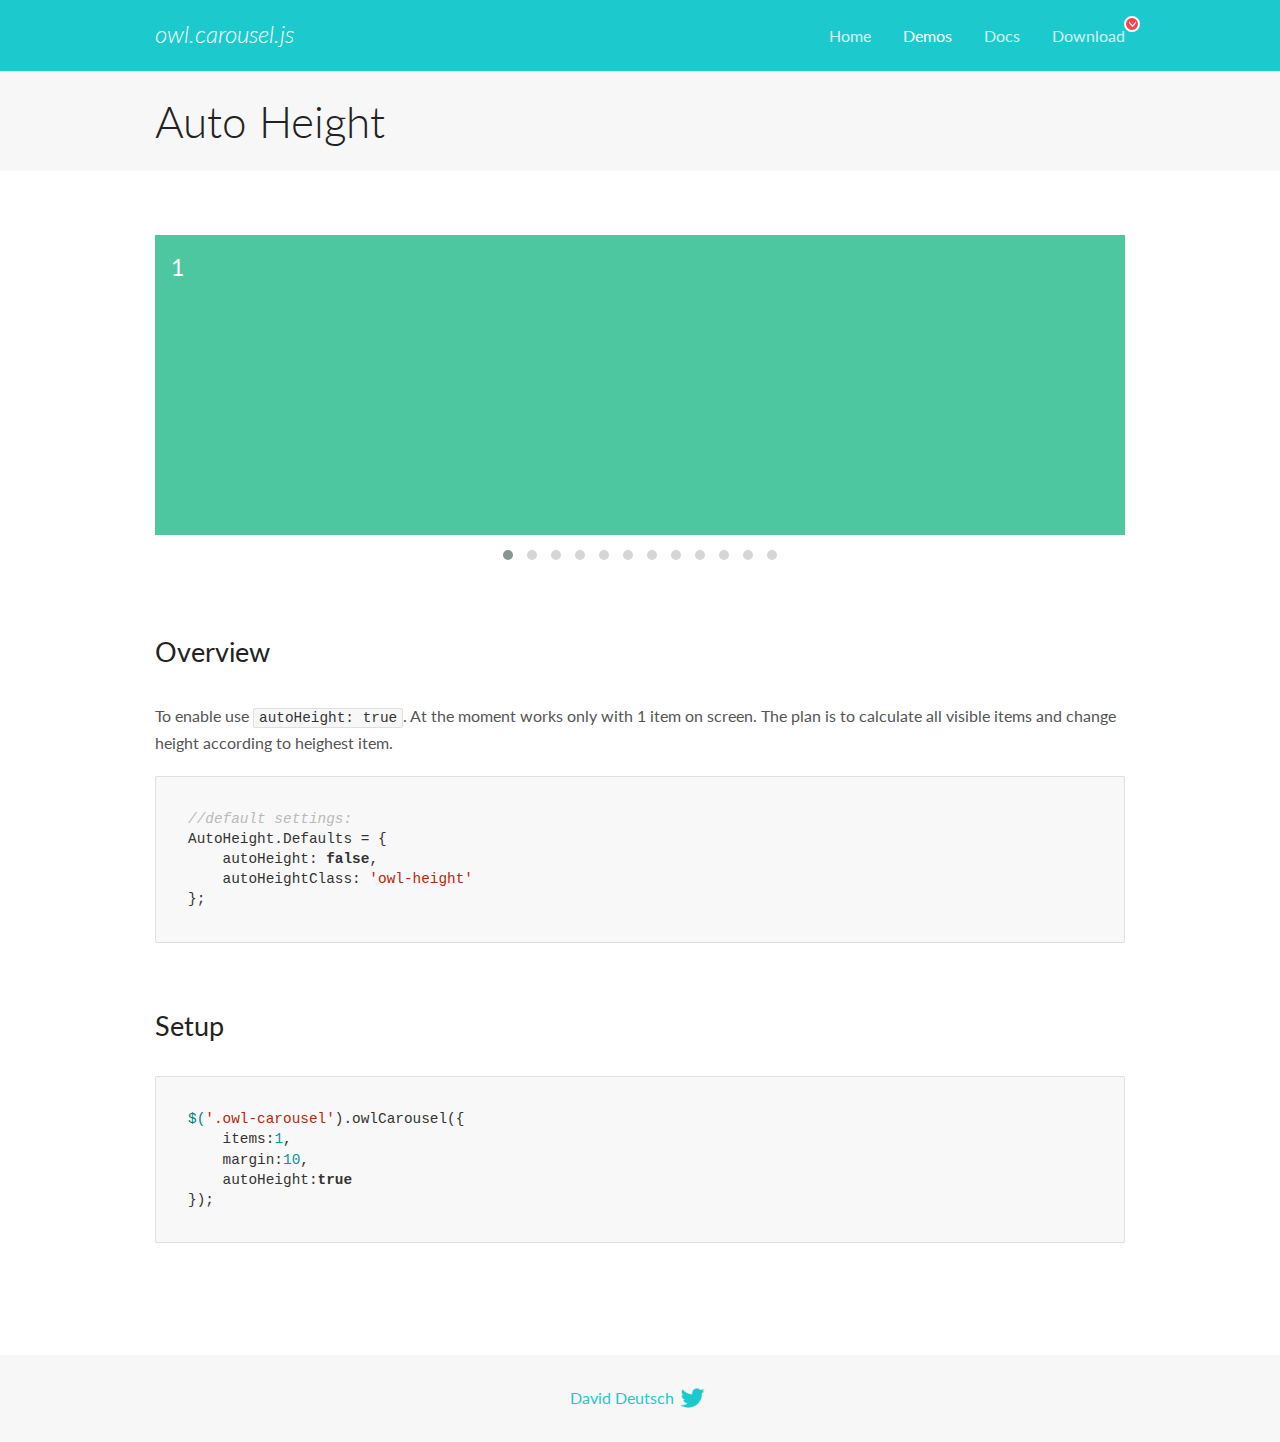
<file: corporate_Business/OwlCarousel/docs/demos/autoheight.html>
<!DOCTYPE html>
<html lang="en">
  <head>

    <!-- head -->
    <meta charset="utf-8">
    <meta name="msapplication-tap-highlight" content="no" />
    <meta name="viewport" content="width=device-width, initial-scale=1.0" />
    <meta name="description" content="autoHeight usage demo">
    <meta name="author" content="David Deutsch">
    <title>
      Auto Height Demo | Owl Carousel | 2.3.4
    </title>

    <!-- Stylesheets -->
    <link href='https://fonts.googleapis.com/css?family=Lato:300,400,700,400italic,300italic' rel='stylesheet' type='text/css'>
    <link rel="stylesheet" href="../assets/css/docs.theme.min.css">

    <!-- Owl Stylesheets -->
    <link rel="stylesheet" href="../assets/owlcarousel/assets/owl.carousel.min.css">
    <link rel="stylesheet" href="../assets/owlcarousel/assets/owl.theme.default.min.css">

    <!-- HTML5 shim and Respond.js IE8 support of HTML5 elements and media queries -->

    <!--[if lt IE 9]>
      <script src="https://oss.maxcdn.com/libs/html5shiv/3.7.0/html5shiv.js"></script>
      <script src="https://oss.maxcdn.com/libs/respond.js/1.3.0/respond.min.js"></script>
    <![endif]-->

    <!-- Favicons -->
    <link rel="apple-touch-icon-precomposed" sizes="144x144" href="../assets/ico/apple-touch-icon-144-precomposed.png">
    <link rel="shortcut icon" href="../assets/ico/favicon.png">
    <link rel="shortcut icon" href="favicon.ico">

    <!-- Yeah i know js should not be in header. Its required for demos.-->

    <!-- javascript -->
    <script src="../assets/vendors/jquery.min.js"></script>
    <script src="../assets/owlcarousel/owl.carousel.js"></script>
  </head>
  <body>

    <!-- header -->
    <header class="header">
      <div class="row">
        <div class="large-12 columns">
          <div class="brand left">
            <h3>
              <a href="/OwlCarousel2/">owl.carousel.js</a> 
            </h3>
          </div>
          <a id="toggle-nav" class="right">
            <span></span> <span></span> <span></span> 
          </a> 
          <div class="nav-bar">
            <ul class="clearfix">
              <li> <a href="/OwlCarousel2/index.html">Home</a>  </li>
              <li class="active">
                <a href="/OwlCarousel2/demos/demos.html">Demos</a> 
              </li>
              <li> <a href="/OwlCarousel2/docs/started-welcome.html">Docs</a>  </li>
              <li>
                <a href="https://github.com/OwlCarousel2/OwlCarousel2/archive/2.3.4.zip">Download</a> 
                <span class="download"></span> 
              </li>
            </ul>
          </div>
        </div>
      </div>
    </header>

    <!-- title -->
    <section class="title">
      <div class="row">
        <div class="large-12 columns">
          <h1>Auto Height</h1>
        </div>
      </div>
    </section>

    <!--  Demos -->
    <section id="demos">
      <div class="row">
        <div class="large-12 columns">
          <div class="owl-carousel owl-theme">
            <div class="item" style="height:300px">
              <h4>1</h4>
            </div>
            <div class="item" style="height:100px">
              <h4>2</h4>
            </div>
            <div class="item" style="height:500px">
              <h4>3</h4>
            </div>
            <div class="item" style="height:250px">
              <h4>4</h4>
            </div>
            <div class="item" style="height:400px">
              <h4>5</h4>
            </div>
            <div class="item" style="height:500px">
              <h4>6</h4>
            </div>
            <div class="item" style="height:600px">
              <h4>7</h4>
            </div>
            <div class="item" style="height:400px">
              <h4>8</h4>
            </div>
            <div class="item" style="height:300px">
              <h4>9</h4>
            </div>
            <div class="item" style="height:350px">
              <h4>10</h4>
            </div>
            <div class="item" style="height:200px">
              <h4>11</h4>
            </div>
            <div class="item" style="height:150px">
              <h4>12</h4>
            </div>
          </div>
          <h3 id="overview">Overview</h3>
          <p>To enable use <code>autoHeight: true</code>. At the moment works only with 1 item on screen. The plan is to calculate all visible items and change height according to heighest item.</p>
          <pre><code>//default settings:
AutoHeight.Defaults = {
    autoHeight: false,
    autoHeightClass: &#39;owl-height&#39;
};</code></pre>
          <h3 id="setup">Setup</h3>
          <pre><code>$(&#39;.owl-carousel&#39;).owlCarousel({
    items:1,
    margin:10,
    autoHeight:true
});</code></pre>
          <script>
            $(document).ready(function() {
              $('.owl-carousel').owlCarousel({
                items: 1,
                margin: 10,
                autoHeight: true
              });
            })
          </script>
        </div>
      </div>
    </section>

    <!-- footer -->
    <footer class="footer">
      <div class="row">
        <div class="large-12 columns">
          <h5>
            <a href="/OwlCarousel2/docs/support-contact.html">David Deutsch</a> 
            <a id="custom-tweet-button" href="https://twitter.com/share?url=https://github.com/OwlCarousel2/OwlCarousel2&text=Owl Carousel - This is so awesome! " target="_blank"></a> 
          </h5>
        </div>
      </div>
    </footer>

    <!-- vendors -->
    <script src="../assets/vendors/highlight.js"></script>
    <script src="../assets/js/app.js"></script>
  </body>
</html>
</file>
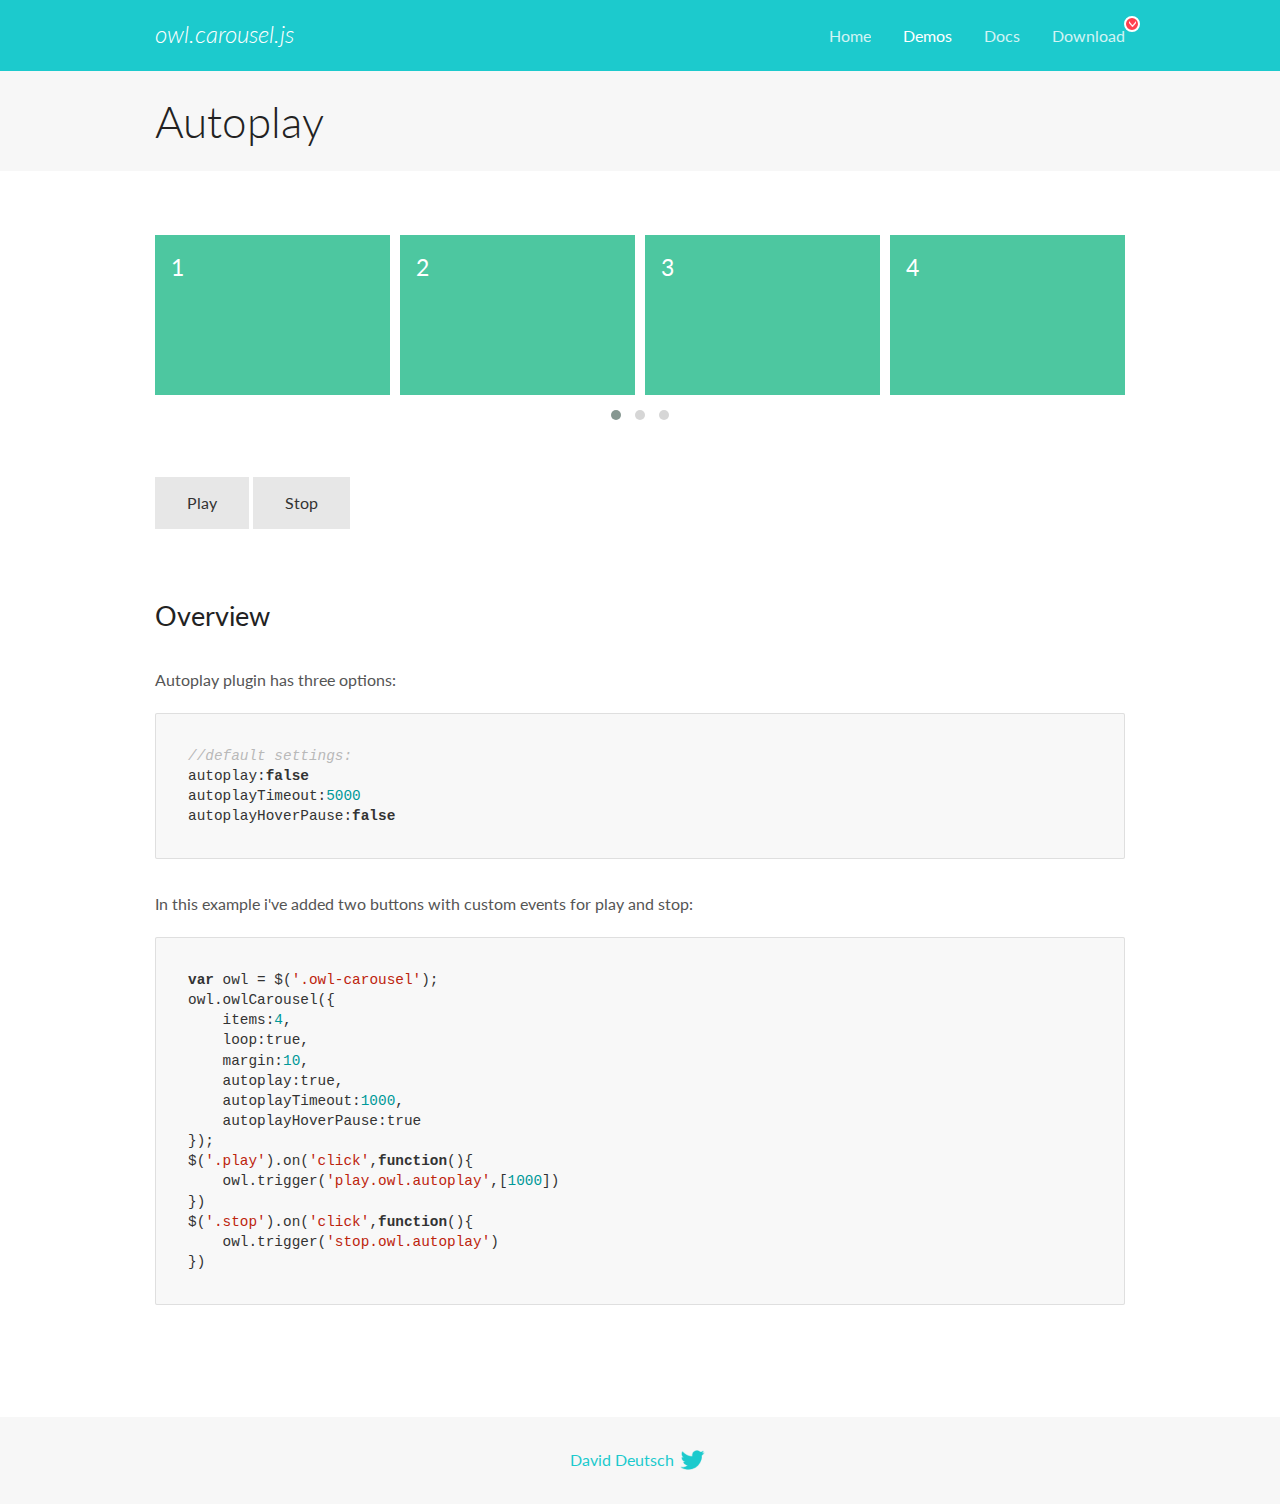
<file: corporate_Business/OwlCarousel/docs/demos/autoplay.html>
<!DOCTYPE html>
<html lang="en">
  <head>

    <!-- head -->
    <meta charset="utf-8">
    <meta name="msapplication-tap-highlight" content="no" />
    <meta name="viewport" content="width=device-width, initial-scale=1.0" />
    <meta name="description" content="Autoplay usage demo">
    <meta name="author" content="David Deutsch">
    <title>
      Autoplay Demo | Owl Carousel | 2.3.4
    </title>

    <!-- Stylesheets -->
    <link href='https://fonts.googleapis.com/css?family=Lato:300,400,700,400italic,300italic' rel='stylesheet' type='text/css'>
    <link rel="stylesheet" href="../assets/css/docs.theme.min.css">

    <!-- Owl Stylesheets -->
    <link rel="stylesheet" href="../assets/owlcarousel/assets/owl.carousel.min.css">
    <link rel="stylesheet" href="../assets/owlcarousel/assets/owl.theme.default.min.css">

    <!-- HTML5 shim and Respond.js IE8 support of HTML5 elements and media queries -->

    <!--[if lt IE 9]>
      <script src="https://oss.maxcdn.com/libs/html5shiv/3.7.0/html5shiv.js"></script>
      <script src="https://oss.maxcdn.com/libs/respond.js/1.3.0/respond.min.js"></script>
    <![endif]-->

    <!-- Favicons -->
    <link rel="apple-touch-icon-precomposed" sizes="144x144" href="../assets/ico/apple-touch-icon-144-precomposed.png">
    <link rel="shortcut icon" href="../assets/ico/favicon.png">
    <link rel="shortcut icon" href="favicon.ico">

    <!-- Yeah i know js should not be in header. Its required for demos.-->

    <!-- javascript -->
    <script src="../assets/vendors/jquery.min.js"></script>
    <script src="../assets/owlcarousel/owl.carousel.js"></script>
  </head>
  <body>

    <!-- header -->
    <header class="header">
      <div class="row">
        <div class="large-12 columns">
          <div class="brand left">
            <h3>
              <a href="/OwlCarousel2/">owl.carousel.js</a> 
            </h3>
          </div>
          <a id="toggle-nav" class="right">
            <span></span> <span></span> <span></span> 
          </a> 
          <div class="nav-bar">
            <ul class="clearfix">
              <li> <a href="/OwlCarousel2/index.html">Home</a>  </li>
              <li class="active">
                <a href="/OwlCarousel2/demos/demos.html">Demos</a> 
              </li>
              <li> <a href="/OwlCarousel2/docs/started-welcome.html">Docs</a>  </li>
              <li>
                <a href="https://github.com/OwlCarousel2/OwlCarousel2/archive/2.3.4.zip">Download</a> 
                <span class="download"></span> 
              </li>
            </ul>
          </div>
        </div>
      </div>
    </header>

    <!-- title -->
    <section class="title">
      <div class="row">
        <div class="large-12 columns">
          <h1>Autoplay</h1>
        </div>
      </div>
    </section>

    <!--  Demos -->
    <section id="demos">
      <div class="row">
        <div class="large-12 columns">
          <div class="owl-carousel owl-theme">
            <div class="item">
              <h4>1</h4>
            </div>
            <div class="item">
              <h4>2</h4>
            </div>
            <div class="item">
              <h4>3</h4>
            </div>
            <div class="item">
              <h4>4</h4>
            </div>
            <div class="item">
              <h4>5</h4>
            </div>
            <div class="item">
              <h4>6</h4>
            </div>
            <div class="item">
              <h4>7</h4>
            </div>
            <div class="item">
              <h4>8</h4>
            </div>
            <div class="item">
              <h4>9</h4>
            </div>
            <div class="item">
              <h4>10</h4>
            </div>
            <div class="item">
              <h4>11</h4>
            </div>
            <div class="item">
              <h4>12</h4>
            </div>
          </div>
          <a class="button secondary play">Play</a> 
          <a class="button secondary stop">Stop</a> 
          <h3 id="overview">Overview</h3>
          <p>Autoplay plugin has three options:</p>
          <pre><code>//default settings:
autoplay:false
autoplayTimeout:5000
autoplayHoverPause:false</code></pre>
          <p>In this example i&#39;ve added two buttons with custom events for play and stop:</p>
          <pre><code>var owl = $(&#39;.owl-carousel&#39;);
owl.owlCarousel({
    items:4,
    loop:true,
    margin:10,
    autoplay:true,
    autoplayTimeout:1000,
    autoplayHoverPause:true
});
$(&#39;.play&#39;).on(&#39;click&#39;,function(){
    owl.trigger(&#39;play.owl.autoplay&#39;,[1000])
})
$(&#39;.stop&#39;).on(&#39;click&#39;,function(){
    owl.trigger(&#39;stop.owl.autoplay&#39;)
})</code></pre>
          <script>
            $(document).ready(function() {
              var owl = $('.owl-carousel');
              owl.owlCarousel({
                items: 4,
                loop: true,
                margin: 10,
                autoplay: true,
                autoplayTimeout: 1000,
                autoplayHoverPause: true
              });
              $('.play').on('click', function() {
                owl.trigger('play.owl.autoplay', [1000])
              })
              $('.stop').on('click', function() {
                owl.trigger('stop.owl.autoplay')
              })
            })
          </script>
        </div>
      </div>
    </section>

    <!-- footer -->
    <footer class="footer">
      <div class="row">
        <div class="large-12 columns">
          <h5>
            <a href="/OwlCarousel2/docs/support-contact.html">David Deutsch</a> 
            <a id="custom-tweet-button" href="https://twitter.com/share?url=https://github.com/OwlCarousel2/OwlCarousel2&text=Owl Carousel - This is so awesome! " target="_blank"></a> 
          </h5>
        </div>
      </div>
    </footer>

    <!-- vendors -->
    <script src="../assets/vendors/highlight.js"></script>
    <script src="../assets/js/app.js"></script>
  </body>
</html>
</file>
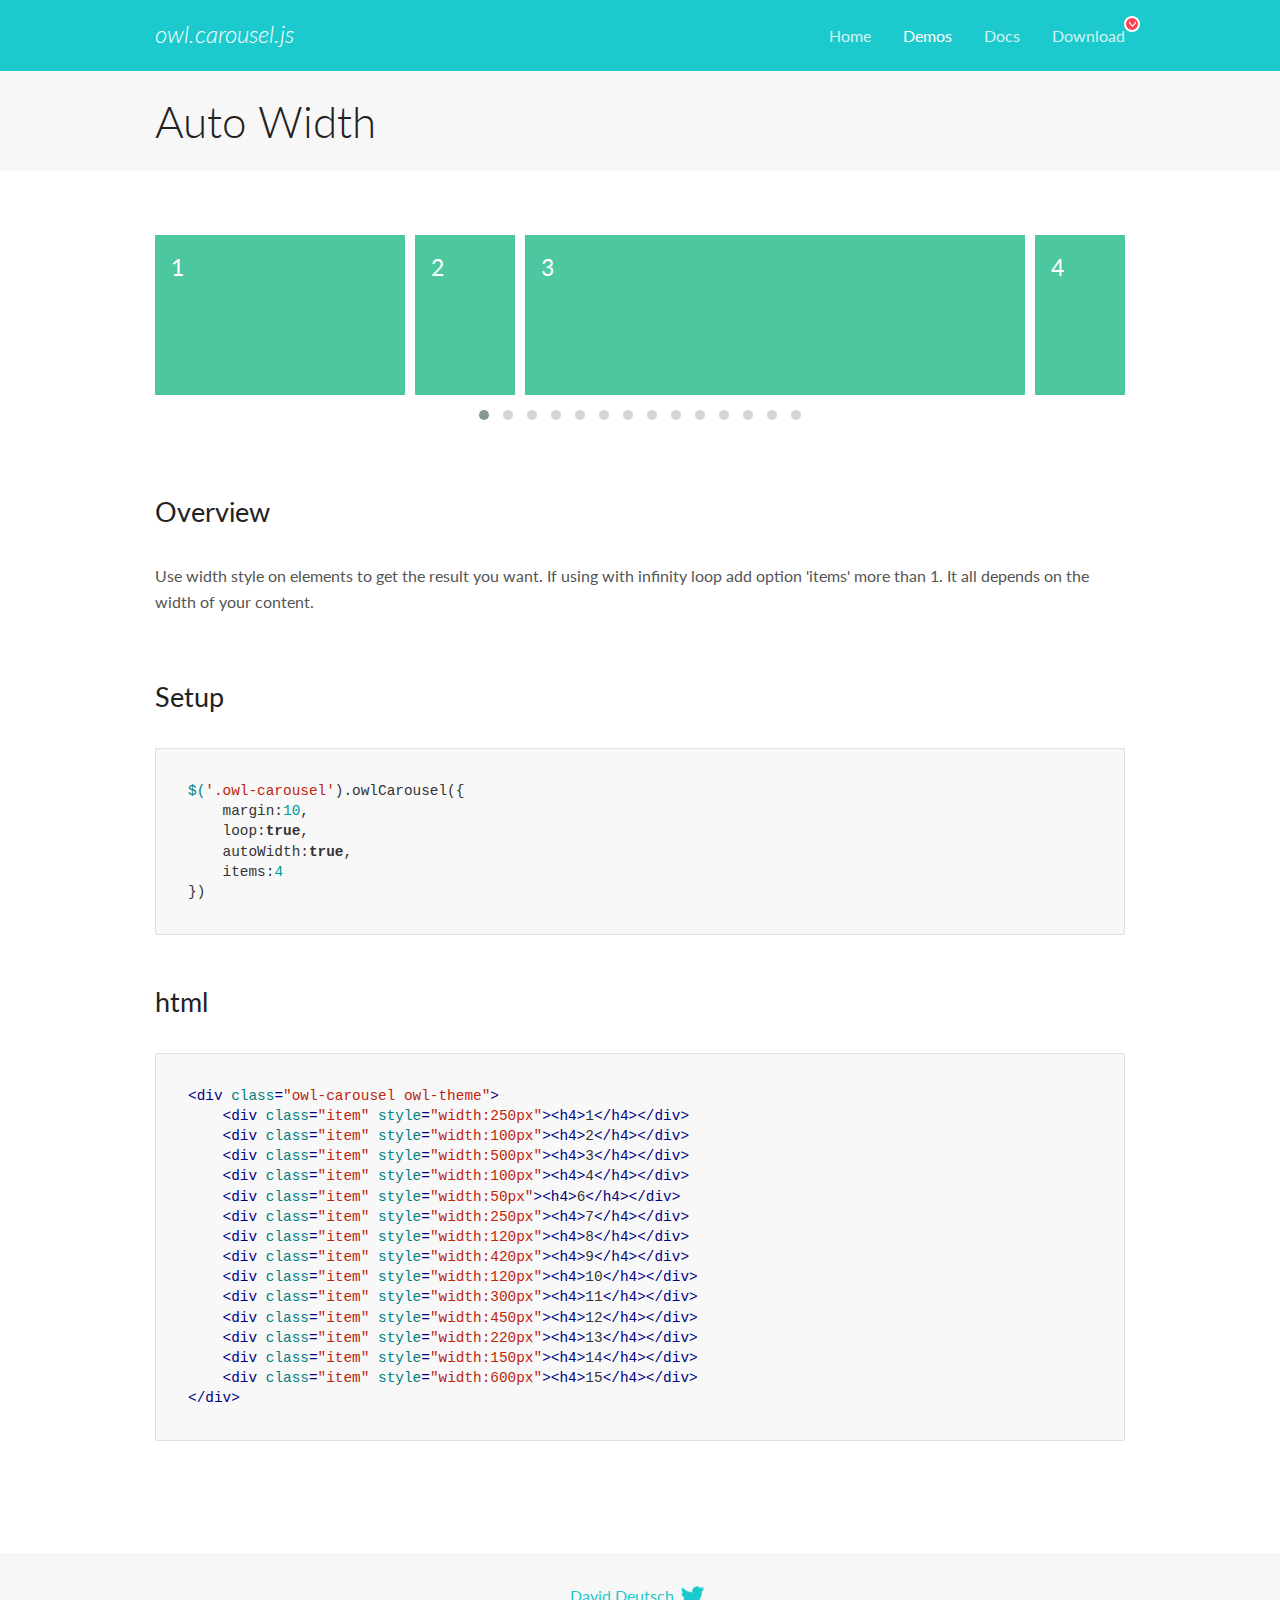
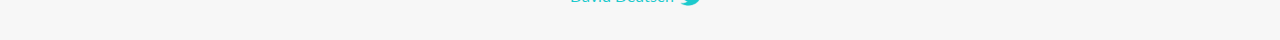
<file: corporate_Business/OwlCarousel/docs/demos/autowidth.html>
<!DOCTYPE html>
<html lang="en">
  <head>

    <!-- head -->
    <meta charset="utf-8">
    <meta name="msapplication-tap-highlight" content="no" />
    <meta name="viewport" content="width=device-width, initial-scale=1.0" />
    <meta name="description" content="Auto Width">
    <meta name="author" content="David Deutsch">
    <title>
      Auto Width Demo | Owl Carousel | 2.3.4
    </title>

    <!-- Stylesheets -->
    <link href='https://fonts.googleapis.com/css?family=Lato:300,400,700,400italic,300italic' rel='stylesheet' type='text/css'>
    <link rel="stylesheet" href="../assets/css/docs.theme.min.css">

    <!-- Owl Stylesheets -->
    <link rel="stylesheet" href="../assets/owlcarousel/assets/owl.carousel.min.css">
    <link rel="stylesheet" href="../assets/owlcarousel/assets/owl.theme.default.min.css">

    <!-- HTML5 shim and Respond.js IE8 support of HTML5 elements and media queries -->

    <!--[if lt IE 9]>
      <script src="https://oss.maxcdn.com/libs/html5shiv/3.7.0/html5shiv.js"></script>
      <script src="https://oss.maxcdn.com/libs/respond.js/1.3.0/respond.min.js"></script>
    <![endif]-->

    <!-- Favicons -->
    <link rel="apple-touch-icon-precomposed" sizes="144x144" href="../assets/ico/apple-touch-icon-144-precomposed.png">
    <link rel="shortcut icon" href="../assets/ico/favicon.png">
    <link rel="shortcut icon" href="favicon.ico">

    <!-- Yeah i know js should not be in header. Its required for demos.-->

    <!-- javascript -->
    <script src="../assets/vendors/jquery.min.js"></script>
    <script src="../assets/owlcarousel/owl.carousel.js"></script>
  </head>
  <body>

    <!-- header -->
    <header class="header">
      <div class="row">
        <div class="large-12 columns">
          <div class="brand left">
            <h3>
              <a href="/OwlCarousel2/">owl.carousel.js</a> 
            </h3>
          </div>
          <a id="toggle-nav" class="right">
            <span></span> <span></span> <span></span> 
          </a> 
          <div class="nav-bar">
            <ul class="clearfix">
              <li> <a href="/OwlCarousel2/index.html">Home</a>  </li>
              <li class="active">
                <a href="/OwlCarousel2/demos/demos.html">Demos</a> 
              </li>
              <li> <a href="/OwlCarousel2/docs/started-welcome.html">Docs</a>  </li>
              <li>
                <a href="https://github.com/OwlCarousel2/OwlCarousel2/archive/2.3.4.zip">Download</a> 
                <span class="download"></span> 
              </li>
            </ul>
          </div>
        </div>
      </div>
    </header>

    <!-- title -->
    <section class="title">
      <div class="row">
        <div class="large-12 columns">
          <h1>Auto Width</h1>
        </div>
      </div>
    </section>

    <!--  Demos -->
    <section id="demos">
      <div class="row">
        <div class="large-12 columns">
          <div class="owl-carousel owl-theme">
            <div class="item" style="width:250px">
              <h4>1</h4>
            </div>
            <div class="item" style="width:100px">
              <h4>2</h4>
            </div>
            <div class="item" style="width:500px">
              <h4>3</h4>
            </div>
            <div class="item" style="width:100px">
              <h4>4</h4>
            </div>
            <div class="item" style="width:50px">
              <h4>6</h4>
            </div>
            <div class="item" style="width:250px">
              <h4>7</h4>
            </div>
            <div class="item" style="width:120px">
              <h4>8</h4>
            </div>
            <div class="item" style="width:420px">
              <h4>9</h4>
            </div>
            <div class="item" style="width:120px">
              <h4>10</h4>
            </div>
            <div class="item" style="width:300px">
              <h4>11</h4>
            </div>
            <div class="item" style="width:450px">
              <h4>12</h4>
            </div>
            <div class="item" style="width:220px">
              <h4>13</h4>
            </div>
            <div class="item" style="width:150px">
              <h4>14</h4>
            </div>
            <div class="item" style="width:600px">
              <h4>15</h4>
            </div>
          </div>
          <h3 id="overview">Overview</h3>
          <p>Use width style on elements to get the result you want. If using with infinity loop add option &#39;items&#39; more than 1. It all depends on the width of your content.</p>
          <h3 id="setup">Setup</h3>
          <pre><code>$(&#39;.owl-carousel&#39;).owlCarousel({
    margin:10,
    loop:true,
    autoWidth:true,
    items:4
})</code></pre>
          <h3 id="html">html</h3>
          <pre><code>&lt;div class=&quot;owl-carousel owl-theme&quot;&gt;
    &lt;div class=&quot;item&quot; style=&quot;width:250px&quot;&gt;&lt;h4&gt;1&lt;/h4&gt;&lt;/div&gt;
    &lt;div class=&quot;item&quot; style=&quot;width:100px&quot;&gt;&lt;h4&gt;2&lt;/h4&gt;&lt;/div&gt;
    &lt;div class=&quot;item&quot; style=&quot;width:500px&quot;&gt;&lt;h4&gt;3&lt;/h4&gt;&lt;/div&gt;
    &lt;div class=&quot;item&quot; style=&quot;width:100px&quot;&gt;&lt;h4&gt;4&lt;/h4&gt;&lt;/div&gt;
    &lt;div class=&quot;item&quot; style=&quot;width:50px&quot;&gt;&lt;h4&gt;6&lt;/h4&gt;&lt;/div&gt;
    &lt;div class=&quot;item&quot; style=&quot;width:250px&quot;&gt;&lt;h4&gt;7&lt;/h4&gt;&lt;/div&gt;
    &lt;div class=&quot;item&quot; style=&quot;width:120px&quot;&gt;&lt;h4&gt;8&lt;/h4&gt;&lt;/div&gt;
    &lt;div class=&quot;item&quot; style=&quot;width:420px&quot;&gt;&lt;h4&gt;9&lt;/h4&gt;&lt;/div&gt;
    &lt;div class=&quot;item&quot; style=&quot;width:120px&quot;&gt;&lt;h4&gt;10&lt;/h4&gt;&lt;/div&gt;
    &lt;div class=&quot;item&quot; style=&quot;width:300px&quot;&gt;&lt;h4&gt;11&lt;/h4&gt;&lt;/div&gt;
    &lt;div class=&quot;item&quot; style=&quot;width:450px&quot;&gt;&lt;h4&gt;12&lt;/h4&gt;&lt;/div&gt;
    &lt;div class=&quot;item&quot; style=&quot;width:220px&quot;&gt;&lt;h4&gt;13&lt;/h4&gt;&lt;/div&gt;
    &lt;div class=&quot;item&quot; style=&quot;width:150px&quot;&gt;&lt;h4&gt;14&lt;/h4&gt;&lt;/div&gt;
    &lt;div class=&quot;item&quot; style=&quot;width:600px&quot;&gt;&lt;h4&gt;15&lt;/h4&gt;&lt;/div&gt;
&lt;/div&gt;</code></pre>
          <script>
            $(document).ready(function() {
              $('.owl-carousel').owlCarousel({
                margin: 10,
                loop: true,
                autoWidth: true,
                items: 4
              })
            })
          </script>
        </div>
      </div>
    </section>

    <!-- footer -->
    <footer class="footer">
      <div class="row">
        <div class="large-12 columns">
          <h5>
            <a href="/OwlCarousel2/docs/support-contact.html">David Deutsch</a> 
            <a id="custom-tweet-button" href="https://twitter.com/share?url=https://github.com/OwlCarousel2/OwlCarousel2&text=Owl Carousel - This is so awesome! " target="_blank"></a> 
          </h5>
        </div>
      </div>
    </footer>

    <!-- vendors -->
    <script src="../assets/vendors/highlight.js"></script>
    <script src="../assets/js/app.js"></script>
  </body>
</html>
</file>
<file: app-creator-online-agency-landing-page/css/style.css>
/* fonts */
@import url('https://fonts.googleapis.com/css2?family=Poppins:wght@400;500;600;700;800;900&family=Roboto:wght@400;500;700;900&display=swap');

:root{
    --po: font-family: 'Poppins', sans-serif;
    --ro: font-family: 'Roboto', sans-serif;
    --c1: #0d13d7;
    --c2: #1453ff;
    --c3: #677294;
    --c4: #333697;
    --d4: #6b6969;
    --d3: #222d39;
    --w1: #f3f3f3;
    --w2: #efeffe;
    --w3: #ebebf8;

    /* paragraph size */
    --ps: 16px;
    --pfw: 400;    
}

body{
    font-family: 'Roboto', sans-serif;
    margin:0;
}

/* paragraph margin removed */
.pmr{ margin: unset; }


/* spacing controled */
.my_pt{ padding-top: 30px;}
.my_box_p{padding: 30px;}
.top_p_h{padding-top: 30px;}

.service_section_spacing ,
.whyUs_section_spacing,
.portfilio_section_spacing
{
     padding-top: 60px; 
 }
.project_section_spacing,
.clientfeedback_section_spacing
{
    padding-top: 100px;
}


/* spacing ended */

/* header start =================================================================*/
header{
    padding: 20px 0px 0px 0px;
    background-image: url('../images/header_sliderPath_final.png');
    background-repeat: no-repeat;
    background-size: cover;
    height: 710px;
}

header .contactButton{
    background: white;
    color: black;
    border: solid 1px rgb(255, 255, 255);
    border-radius: 50px;
    padding: unset;
    padding: 0px 20px 2px 20px;
    font-family: var(--po);
    font-weight: 500;
    font-size: 18px;
    transition: ease-in-out 0.5s;
}
header .contactButton:hover{
    background: rgb(0, 0, 0);
    color: rgb(255, 255, 255);
    border: solid 1px rgb(0, 0, 0);
}
header .navBarList{
    font-family: var(--po);
    font-weight: 500;
    font-size: 18px;
}
header .navBarList li a{
    color: white !important;
    line-height: 15px;
    transition: 0.122s;
    font-size: 14px;
}
header .MobileSetLogo img{ width: 80%; }
header .navBarList .active{ border-bottom: solid 2px var(--c1);}
header .navBarList li a:hover{ border-bottom: solid 2px var(--c1);}

header .headerContentHolder h1{
    font-weight: 500;
    font-size: 30px;
}
header .headerContentHolder p{
    font-weight: var(--pfw);
    font-size: var(--ps);
    color: var(--w1);
}
header .headerContentHolder .buttonsHolder a{ font-weight: 500; }
header .headerContentHolder .buttonsHolder .downloadNowButton{
    border-radius: 10px;
    outline: 0;
}
header .headerContentHolder .buttonsHolder .exploreMoreButton{ color: white;}
header .headerContentHolder .buttonsHolder .exploreMoreButton:hover{ color: rgb(0, 0, 0); }
header .headerContentHolder .buttonsHolder .exploreMoreButton:hover i{
    color: rgb(0, 0, 0);
    margin-left: 10px;
    transition:ease-in-out 0.5s;  
}
/* header ended ========================================================================================*/

/* service section start ===============================================================================*/

.servicesSection .serviceHeading h1{
    font-family: var(--po);
    font-weight: 500;
    font-size: 36px;
     
}
.servicesSection .serviceHeading p{
    font-weight: var(--pfw);
    font-size: var(--ps);
    color: var(--d4);
}
.servicesSection .serviceCardHolder h5{
    font-weight: 500;
    font-size: 24px;
}
.servicesSection .serviceCardHolder p{
    font-weight: var(--pfw);
    font-size: var(--ps);
    color: var(--d4);
}
.serviceCardHolder{
    box-shadow: rgb(0 0 0 / 10%) 6px 8px 40px;
    border-radius: 12px;
}
/* service section end ==================================================================================*/

/* about us section start  ===============================================================================*/
.whyUs .whyUsHeading{
    padding: 0px 200px;
}
.whyUs .whyUsHeading h1{
    font-family: var(--po);
    font-weight: 500;
    font-size: 36px;
}
.whyUs .whyUsHeading p{
    font-weight: var(--pfw);
    font-size: var(--ps);
    color: var(--d4);
}
.whyUs .whyUsContentHolder{
    position: relative;
    top: 50%;
    transform: translate(0, -50%);
}
.whyUs .whyUsContentHolder h1{
    font-family: var(--po);
    font-weight: 600;
    font-size: 36px;
    color: var(--d3);
}
.whyUs .whyUsContentHolder p{
    font-weight: var(--pfw);
    font-size: var(--ps);
    color: var(--d4);
}
.whyUs .whyUsContentHolder .getMoreButton{
    color: #707070;
    border-radius: 12px;
}
.whyUs .whyUsContentHolder .getMoreButton:hover{
    color: white;
}
.whyUs .sideBgImageHolder{
    position: absolute;
    top: 0;
    left: -350px;
    transform: translate(0, -5%);
}
.whyUs .leftMobileImage{
    background-image: url(../images/mobileimage\ here.png);
    background-repeat: no-repeat;
    min-height: 500px;
    background-size: contain;
    position: relative;
    z-index: 2;
}
/* about us section ended  ===============================================================================*/

/* project  section start  ===============================================================================*/
.completeProjucts .projectHeading h1{
    font-family: var(--po);
    font-size: 36px;
    font-weight: 500;
}
.completeProjucts .projectHeading p{
    font-family: var(--po);
    font-weight: var(--pfw);
    font-size: var(--ps);
    color: var(--d4);
}
.projectContentHolder .projectIcon i{
    font-size: 60px;
    color: var(--c2);
}
.projectContentHolder .projectText h6{
    font-family: var(--po);
    font-weight: 700;
    font-size: 20px;
    color: var(--c2);
}
.projectContentHolder .projectText p{
    font-family: var(--po);
    font-weight: 700;
    font-size: 18px;
    color: var(--c2);
}
.projectContentHolder .projectText h6 i{
    font-weight: 400;
    font-size: 17px;
}
/* project  section ended  ===============================================================================*/

/* portfolio  section start ===============================================================================*/
.ourPortfolio h1{
    font-weight: 500;
    font-size: 36px;
    text-align: center;
}
.ourPortfolio p{
    font-weight: var(--pfw);
    font-size: var(--ps);
    color: var(--d4);
    text-align: center;
    padding: 0px 200px;
}
.ourPortfolio{
    overflow-x: hidden;
}
.ourPortfolio .rightSideBgImageHolder{
    position: absolute;
    height: 400px;
    width: auto;
    top: 48%;
    right: -104px;
    transform: translate(0, -50%);
}
.ourPortfolio .rightSideBgImageHolder img{
    height: 100%;
    object-fit: cover;
}
/* portfolio  section ended ===============================================================================*/

/* client feedback section start ==========================================================================*/
.clientFeedBack .feedBackTextHolder h1{
    font-weight: 500;
    font-size: 36px;
}
.clientFeedBack .feedBackTextHolder p{
    font-weight: var(--pfw);
    font-size: var(--ps);
    color: var(--d4);
}
.clientFeedBack .clientFeedBackButton a{
    background: var(--w1);
    color: var(--d4);
    font-family: var(--po);
    font-weight: 500;
    font-size: 18px;
    border-radius: 12px;
    transition: 0.5s;
}
.clientFeedBack .clientFeedBackButton a:hover{
    background: var(--d4);
    color: var(--w1);
}
.clientFeedBack .clientFeedBackButton{
    position: relative;
    text-align: right;
    padding-top: 40px;
}
.feedBackReviewHolder .fbg{ background: var(--w2);}
.feedBackReviewHolder .reviewStar i{ color: rgb(247, 247, 0);}
.feedBackReviewHolder .reviewContentHolder{ padding: 50px 0px 0px 80px;}
.feedBackReviewHolder .reviewText p{
    font-family: var(--po);
    font: 400;
    font-size: 16px;
    color: var(--d3);
    padding-right: 30%;
}
.feedBackReviewHolder .reviewName h6{
    font: 400;
    font-size: 16px;
    color: black
}
.feedBackReviewHolder .revieEmail p{
    font-family: var(--po);
    font-weight: var(--pfw);
    font-size: var(--ps);
    color: var(--d3);
}
/* client feedback section ended ===============================================================================*/

/* Contact us section start  ====================================================================================*/
.contactUs{
    position: relative;
    top: 85px;
}
.contactUs .contactusOutLineContainer{ background: var(--c4); }
.contactUs .contactInput{
    background: white;
    padding: 15px 15px 15px 20px;
    height: 60px;
    position: relative;
    border-radius: 40px;
}
.contactUs .contactInput .contactinput{
    position: absolute;
    left: 20px;
    background: none;
    outline: 0;
    border: none;
    color: white;
    font-size: 16px;
    font-weight: 500;
    font-family: var(--po);
    background: white;
    padding: 8px 15px 8px 0px;
    top: 10px;
    width: 80%;
}
.contactUs .contactInput button{
    position: absolute;
    right: 8px;
    padding: 8px 40px;
    top: 10px;
    background: var(--c4);
    border: black;
    border-radius: 40px;
    color: white;
    font-size: 16px;
    font-weight: 500;
    font-family: var(--po);
}
.contactUs .contactusOutLineContainer h1{
    font-family: var(--po);
    font-weight: 500;
    font-size: 28px;
    color: white;
}
.contactUs .contactusOutLineContainer p{
    font-family: var(--po);
    font-weight: var(--pfw);
    font-size: var(--ps);
    color: white;
}
.contactUs .contactusOutLineContainer{
    padding: 30px 50px;
    border-radius: 12px;   
}
.contactUs .contactInputMobile{ display: none !important; }
.contactUs .contactInputMobile input,button{
    font-size: 16px;
    font-weight: 500;
    font-family: var(--po);
}
/* Contact us section ended ====================================================================================*/


/* Footer section start      ====================================================================================*/
footer{
    background: var(--w3);
    padding-top: 115px;
}
footer .fLinks ul{
    list-style: none;
    padding: unset;
    margin-top: 10px;
    font-weight: 600;
    font-family: var(--po);
    font-size: 16px;
}
footer .fLinks ul li a{
    text-decoration: none;
    border-bottom: solid 2px transparent;
    line-height: 30px;
    color: var(--d4);
    transition: 0.5s;
}
footer .fLinks ul li a:hover{
    text-decoration: none;
    border-bottom: solid 2px var(--d3);
    line-height: 30px;
    color: var(--d3);
}
footer .fLinks strong{
    font-family: var(--po);
    font-weight: 700;
    font-size: 18px;
}
footer .fsocialHolder a{
    width: 38px;
    height: 38px;
    text-align: center;
    line-height: 35px;
    border-radius: 50%;
    color: var(--d4);
    border: solid 1px var(--d4);
    text-decoration: none;
    outline: 0;
    font-size: 20px;
    cursor: pointer;
    transition: 0.5s;
}
footer .fsocialHolder a:hover{
    background: var(--d4);
    color: var(--w1);
    border: solid 1px var(--w1);
}
footer .fLinks .fContactLink{ margin-top: 10px; }
footer .fLinks .fContactLink a,p{
    font-weight: 600;
    font-family: var(--po);
    font-size: 16px;
    border-bottom: solid 2px transparent;
    line-height: 30px;
    color: var(--d4);
    transition: 0.5s;
    text-decoration: none;
}
footer .fLinks .fContactLink a:hover{
    border-bottom: solid 2px var(--d3);
    line-height: 30px;
    color: var(--d3);
}
footer .copyright p,footer .copyright p a,footer .termAndCondition a{
    font-family: var(--po);
    font-weight: 400;
    font-size: 14px;
    color: var(--c3);
    text-decoration: none;
}
footer .termAndCondition a,footer .copyright p a{
    border-bottom: solid 2px transparent;
    line-height: 30px;
    transition: 0.5s;
}
footer .copyright p a:hover{  border-bottom: solid 2px var(--c3); }
footer .termAndCondition a:hover{ border-bottom: solid 2px var(--c3); }
/* Footer section ended     ====================================================================================*/










/* media quiries started ==================***********************_____________________========================***/
@media (min-width: 768px) and (max-width: 991px) {

.service_section_spacing ,
.whyUs_section_spacing,
.portfilio_section_spacing
{
     padding-top: unset; 
 }
.project_section_spacing,
.clientfeedback_section_spacing
{
    padding-top: unset;
}

.my_pt{ padding-top: 40px;}
    .top_p_h{     padding-top: 10px;}
    .my_box_p{   padding: 15px;  }
    .servicesSection .serviceHeading br{ display: none; }
    .whyUs .sideBgImageHolder{ display: none; }
    header{ height: 720px}


    /*========= fonts size control ===========*/
    header .headerContentHolder h1{font-size: 28px;}
    .servicesSection .serviceHeading h1{font-size: 28px;}
    .whyUs .whyUsHeading h1{font-size: 28px;}
    .whyUs .whyUsContentHolder h1{ font-size: 28px;}
    .completeProjucts .projectHeading h1{font-size: 28px;}
    .ourPortfolio h1{ font-size: 28px; }
    .clientFeedBack .feedBackTextHolder h1{ font-size: 28px; }

    .ourPortfolio p{  padding: 0px 100px; }
    .ourPortfolio .rightSideBgImageHolder{  display: none; }

    .feedBackReviewHolder .reviewContentHolder{   padding: 5px 10px 5px 10px; }
    
    .feedBackReviewHolder .reviewText p{  padding-right: 0%; }
    .whyUs .whyUsContentHolder p{ line-height: 1.6;  }
    .whyUs .whyUsHeading{  padding: 0px 60px; }
    .contactUs{top: unset; padding: 30px 0px;}
    footer{ padding-top: 30px; }

}


@media (min-width: 576px) and (max-width: 767px) {

 .service_section_spacing ,
.whyUs_section_spacing,
.portfilio_section_spacing
{
     padding-top: unset; 
 }
.project_section_spacing,
.clientfeedback_section_spacing
{
    padding-top: unset;
}
.my_pt{ padding-top: 40px;}
    .md_pt{   padding-top: 30px;  }
    .my_box_p{  padding: 15px }
    .top_p_h{  padding-top: 10px; }

    .MobileNavbar_bg{
        background: #8d8fdb;
        padding-bottom: 20px;
        border-radius: 15px;
    }

    .servicesSection{  padding-top: 30px; }
    .servicesSection .serviceHeading br{ display: none; }
    .whyUs .sideBgImageHolder{ display: none; }
    .whyUs .leftMobileImageHolder{   display: none;  }
    header{background-size: contain; height: auto;}


    header .headerContentHolder h1{font-size: 24px;}
    .servicesSection .serviceHeading h1{font-size: 24px;}
    .whyUs .whyUsHeading h1{font-size: 24px;}
    .completeProjucts .projectHeading h1{font-size: 24px;}
    .ourPortfolio h1{ font-size: 24px; }
    .clientFeedBack .feedBackTextHolder h1{ font-size: 24px; }
    .whyUs .whyUsContentHolder h1{ font-size: 24px;}


    header .headerContentHolder{
        background: rgba(141,143,219,0.95);
        border-radius: 12px;
    }
    header .headerContentHolder p{   color: white;  }
    .whyUs .whyUsHeading{  padding: 0px 0px; }

    .ourPortfolio p{  padding: 0px 50px;  }
    .ourPortfolio .rightSideBgImageHolder{  display: none; }
     .clientFeedBack .clientFeedBackButton{
        text-align: center;
        padding-top: unset;
    }
 
    .feedBackReviewHolder .reviewContentHolder{   padding: 5px 0px 0px 5px;}
    .feedBackReviewHolder .reviewText p{  padding-right: 0%; }

    .contactUs{top: 25px;padding-bottom: 52px;}

    footer{ padding-top: 30px; }

    footer .fsocialHolder a {
        width: 32px;
        height: 32px;
        line-height: 33px;
        font-size: 18px;
    }

}


@media (min-width: 481px) and (max-width: 575px) {
.service_section_spacing ,
.whyUs_section_spacing,
.portfilio_section_spacing
{
     padding-top: unset; 
 }
.project_section_spacing,
.clientfeedback_section_spacing
{
    padding-top: unset;
}


    .MobileNavbar_bg{
        background: #8d8fdb;
        padding-bottom: 10px;
        border-radius: 15px;
    }
    .my_pt{   padding-top: 30px;  }
    .md_pt{   padding-top: 30px;  }
    .my_box_p{  padding: 15px }
    .m_remove_sm{ margin: unset; }

    .servicesSection .serviceHeading br{ display: none; }
    header{background-size: contain; height: auto;}
    header .headerContentHolder h1{font-size: 24px; color: white;}
    .servicesSection .serviceHeading h1{font-size: 24px;}
    .whyUs .whyUsHeading h1{font-size: 24px;}
    .completeProjucts .projectHeading h1{font-size: 24px;}
    .ourPortfolio h1{ font-size: 24px; }
    .clientFeedBack .feedBackTextHolder h1{ font-size: 24px; }
    .whyUs .whyUsContentHolder h1{ font-size: 24px;}

    .whyUs .sideBgImageHolder{ display: none; }
    .whyUs .leftMobileImageHolder{  display: none;  }


    header .headerContentHolder{
        background: rgba(141,143,219,0.95);
        border-radius: 12px;
    }
    header .headerContentHolder p{   color: white; }

    .whyUs .whyUsHeading {   padding: 0px 5%; }

    .ourPortfolio p{  padding: 0px 20px; }
    .ourPortfolio .rightSideBgImageHolder{  display: none; }
    .clientFeedBack .clientFeedBackButton{
        text-align: center;
        padding-top: unset;
    }

    .feedBackReviewHolder .reviewContentHolder{    padding: 5px 0px 0px 5px; }
    .feedBackReviewHolder .reviewText p{   padding-right: 0%; }

    .contactUs{top: 25px;padding-bottom: 52px;}
    
    footer{ padding-top: 30px; }

  }

@media (min-width: 320px) and (max-width: 480px) {

 .service_section_spacing ,
.whyUs_section_spacing,
.portfilio_section_spacing
{
     padding-top: unset; 
 }
.project_section_spacing,
.clientfeedback_section_spacing
{
    padding-top: unset;
}

.imageMobileHeight{
    max-height: 300px;
}
.imageCardMobileHeight{ max-height: 120px; }

    .servicesSection .serviceHeading br{ display: none; }
    .m_remove_sm{ margin: unset; }
    .my_pt{ padding-top: 25px;  }
    .md_pt{  padding-top: 25px; }

    .MobileNavbar_bg{
        background: #8d8fdb;
        padding-bottom: 5px;
        border-radius: 12px;
    }
    header{background-size: contain;height: auto;}
    header .headerContentHolder h1{font-size: 22px;font-weight: bold; color: white;}
    .servicesSection .serviceHeading h1{font-size: 22px;font-weight: bold;}
    .whyUs .whyUsHeading h1{font-size: 22px;font-weight: bold;}
    .completeProjucts .projectHeading h1{font-size: 22px;font-weight: bold;}
    .ourPortfolio h1{ font-size: 22px;font-weight: bold; }
    .clientFeedBack .feedBackTextHolder h1{ font-size: 22px;font-weight: bold; }
    .whyUs .whyUsContentHolder h1{ font-size: 22px;}

    header .headerContentHolder{
        background: rgba(141,143,219,0.95);
        border-radius: 12px;
        border: solid 1px white;
    }
    header .headerContentHolder p{   color: white; }


    .completeProjucts .projectHeading .pdh1 br{  display: none;}
    .whyUs .sideBgImageHolder{ display: none; }
    .whyUs .leftMobileImageHolder{  display: none; }

    .whyUs .whyUsHeading {  padding: 0px 3%; }

    .ourPortfolio p{  padding: 0px 10px; }
    .ourPortfolio .rightSideBgImageHolder{ display: none; }
    .clientFeedBack .clientFeedBackButton{
        text-align: center;
        padding-top: unset;
    }

  
    .contactUs .contactInputMobile{ display: block !important; }
    .contactUs .contactInput{  display: none ; }

    .feedBackReviewHolder .reviewContentHolder{ padding: 5px 0px 0px 5px;}
    .feedBackReviewHolder .reviewText p{  padding-right: 0%; }

    .contactUs{top: 25px;padding-bottom: 52px;}

    footer{ padding-top: 30px; }
    header .MobileSetLogo{width: 50%;}
    header .MobileSetLogo img{   width: 100%; }

}
@media (max-width: 319px) {

.service_section_spacing ,
.whyUs_section_spacing,
.portfilio_section_spacing
{
     padding-top: unset; 
 }
.project_section_spacing,
.clientfeedback_section_spacing
{
    padding-top: unset;
}
.imageMobileHeight{
    max-height: 300px;
}
.imageCardMobileHeight{ max-height: 120px; }

    header{background-size: contain;height: auto;}
    header .headerContentHolder h1{font-size: 20px;font-weight: bold; color: white;}
    .servicesSection .serviceHeading h1{font-size: 20px;font-weight: bold;}
    .whyUs .whyUsHeading h1{font-size: 20px;font-weight: bold;}
    .completeProjucts .projectHeading h1{font-size: 20px;font-weight: bold;}
    .ourPortfolio h1{ font-size: 20px;font-weight: bold; }
    .clientFeedBack .feedBackTextHolder h1{ font-size: 20px;font-weight: bold; }
    .m_remove_sm{ margin: unset; }

    .completeProjucts .projectHeading .pdh1 br{   display: none;  }
    .MobileNavbar_bg{
        background: #8d8fdb;
        padding-bottom: 2px;
        border-radius: 10px;
    }

    .servicesSection .serviceHeading br{ display: none; }
    .my_pt{ padding-top: 25px;}
    .md_pt{  padding-top: 25px;  }
    .whyUs .sideBgImageHolder{ display: none; }
    .whyUs .leftMobileImageHolder{   display: none; }

    .whyUs .whyUsHeading {  padding: 0px 1%; }
 
    .ourPortfolio p{  padding: 0px 5px; }
    .ourPortfolio .rightSideBgImageHolder{  display: none;}
    .clientFeedBack .clientFeedBackButton{
        text-align: center;
         padding-top: unset;
    }

    .contactUs .contactInputMobile{ display: block !important; }
    .contactUs .contactInput{  display: none ; }

    .feedBackReviewHolder .reviewContentHolder{ padding: 5px 0px 0px 5px;}
    
    .feedBackReviewHolder .reviewText p{  padding-right: 0%; }

    .contactUs{top: 25px;padding-bottom: 52px;}
    footer{ padding-top: 30px; }

    header .MobileSetLogo{width: 50%;}
header .MobileSetLogo img{   width: 100%; }

header .headerContentHolder{
    background: rgba(141,143,219,0.95);
    border-radius: 12px;
}
header .headerContentHolder p{
    color: white;
}


}
</file>
<file: smoothie-bar-landing-page-template/css/style.css>
/* imported the montserrat google font */
@import url('https://fonts.googleapis.com/css2?family=Montserrat:wght@400;500;600;700&display=swap');
@import url('../fonts/arial/style.css');

:root{
    --a: font-family: 'Arial Regular';
    --m: font-family: 'Montserrat', sans-serif;

}



header{
    position: absolute;
    /* background: rebeccapurple; */
    z-index: 1;
    width: 100%;
    top: 20;
    top: 10%;
;
}
.slider_ .sliderInner{
    height: 100vh;
}

.slider_ .sliderInner img{
    height: 100%;
    object-fit: cover;
}
.slider_ .iconLeft ,.slider_ .iconRight{
    width: 2%;
}

.navBar .navbarList{
    font-family: var(--a);
    font-weight: 400;
    font-size: 20px;
    letter-spacing: 0.025em;
}
.navBar .navbarList li a{
    color: black !important;
}

.navTop button{
    font-family: var(--a);
    font-weight: 400;
    font-size: 16px;
    border-radius: 50px;
    padding-left: 25px;
    padding-right: 25px;
    background: black;
    color: white;
}
.navTop button:hover{
    background: rgb(78, 72, 72);

}
.sliderImageOne{
    position: absolute;
    top: 35%;
    z-index: 9;
}
.sliderImageOne h1{
    font-family: var(--a);
    font-weight: 500;
    font-size: 46px;
}
.sliderImageOne p{
    padding-right: 130px;
}

.playButton{
    border-radius: 12px;
}
.playButton .f21 .f21s1{
    font-size: 11px;
    
}
.playButton .f21 .f21s2{
    font-size: 13px;
    font-weight: bold;
    letter-spacing: 0.5px;
    word-spacing: 2px;
}
.socialIcons i{
    font-size: 22px;
    color: black;
}

.nextPrevewButtons{
    position: absolute;
    bottom: 20px;
    right: 50px;
    
}
.nextPrevewButtons a{
    border-radius: 50px;
    background: black;
    border: solid 1px black;
    color: white;
    cursor: pointer;
    transition: 0.3s ease-in-out;
    width: 40px;
    height: 40px;
    text-align: center;
    line-height: 35px;
}
.nextPrevewButtons a i{
    color: white;
}
.nextPrevewButtons a:hover{
    border: solid 1px black;
    background: white;
    color: black;
}
.nextPrevewButtons a:hover  i{
    color: black;
}


@media (min-width: 768px) and (max-width: 991px) {
    header{ top: 0% }
    .mobileBackground{        
        background: rgba(255,248,218,0.9);
        padding-left: 10px;    
    }
    .slider_ .sliderInner{ height: auto;}

    .sliderImageOne{top: 18%; left: 0;}
    .sliderImageOne h1{font-size: 28px;}
    .sliderImageOne p{padding-right: 30px;}



}
@media (min-width: 577px) and (max-width: 767px) {
    header{ top: 0% }
    .mobileBackground{        
        background: rgba(255,248,218,0.9);
        padding-left: 10px; 
    }
    .slider_ .sliderInner{ height: auto;}

    .sliderImageOne{top: 16%; left: 0;}
    .sliderImageOne h1{font-size: 22px;}
    .sliderImageOne p{padding-right: 0px;}
}
@media (min-width: 481px) and (max-width: 576px) {
    .mobileBackground{
        background: rgba(255,248,218,0.9);
        text-align: center;
    }

    .sliderImageOne{top: 30%; left: 0;}
    .sliderImageOne h1{font-size: 22px;}
    .sliderImageOne p{padding-right: 0px;}

    .slider_ .sliderInner img {
        object-fit: cover;
        opacity: 0.6;
        filter: blur(2px);
    }

    .nextPrevewButtons{
        bottom: 10px;
        right: 20px;
        
    }
    .nextPrevewButtons a{
        width: 30px;
        height: 30px;
        opacity: 0.3;
        line-height: 25px;
    }
    .nextPrevewButtons a:hover{
        opacity: 1;
    }




}
@media (min-width: 320px) and (max-width: 480px) {
    .mobileBackground{
        /* background: rgb(255, 228, 110); */
        background: rgba(255,248,218,0.9);
        text-align: center;
    }

    .sliderImageOne{top: 30%; left: 0;}
    .sliderImageOne h1{font-size: 22px;}
    .sliderImageOne p{padding-right: 0px;}

    .slider_ .sliderInner img {
        object-fit: cover;
        opacity: 0.6;
        filter: blur(2px);
    }

    .nextPrevewButtons{
        bottom: 10px;
        right: 20px;
        
    }
    .nextPrevewButtons a{
        width: 30px;
        height: 30px;
        opacity: 0.3;
        line-height: 25px;
    }
    .nextPrevewButtons a:hover{
        opacity: 1;
    }


}

@media (max-width: 319px){
    .mobileBackground{
        background: rgba(255,248,218,0.9);
        text-align: center;
    }

    .sliderImageOne{top: 30%; left: 0;}
    .sliderImageOne h1{font-size: 22px;}
    .sliderImageOne p{padding-right: 0px;}

    .slider_ .sliderInner img {
        object-fit: cover;
        opacity: 0.6;
        filter: blur(2px);
    }

    .nextPrevewButtons{
        bottom: 10px;
        right: 20px;
        
    }
    .nextPrevewButtons a{
        width: 30px;
        height: 30px;
        opacity: 0.3;
        line-height: 25px;
    }
    .nextPrevewButtons a:hover{
        opacity: 1;
    }
}
</file>
<file: the-modernist/fonts/style.css>
/* #### Generated By: http://www.cufonfonts.com #### */

    @font-face {
    font-family: 'Georgia Regular';
    font-style: normal;
    font-weight: normal;
    src: local('Georgia Regular'), url('georgia.woff') format('woff');
    }
    

    @font-face {
    font-family: 'Georgia Italic';
    font-style: normal;
    font-weight: normal;
    src: local('Georgia Italic'), url('georgiai.woff') format('woff');
    }
    

    @font-face {
    font-family: 'Georgia Bold';
    font-style: normal;
    font-weight: normal;
    src: local('Georgia Bold'), url('georgiab.woff') format('woff');
    }
    

    @font-face {
    font-family: 'Georgia Bold Italic';
    font-style: normal;
    font-weight: normal;
    src: local('Georgia Bold Italic'), url('georgiaz.woff') format('woff');
    }
</file>
<file: smoothie-bar-landing-page-template/fonts/arial/style.css>
/* #### Generated By: http://www.cufonfonts.com #### */

    @font-face {
    font-family: 'Arial Regular';
    font-style: normal;
    font-weight: normal;
    src: local('Arial Regular'), url('ARIAL.woff') format('woff');
    }
    

    @font-face {
    font-family: 'Arial Narrow';
    font-style: normal;
    font-weight: normal;
    src: local('Arial Narrow'), url('ARIALN.woff') format('woff');
    }
    

    @font-face {
    font-family: 'Arial Italic';
    font-style: normal;
    font-weight: normal;
    src: local('Arial Italic'), url('ARIALI 1.woff') format('woff');
    }
    

    @font-face {
    font-family: 'Arial Italic';
    font-style: normal;
    font-weight: normal;
    src: local('Arial Italic'), url('ARIALI.woff') format('woff');
    }
    

    @font-face {
    font-family: 'Arial Narrow Italic';
    font-style: normal;
    font-weight: normal;
    src: local('Arial Narrow Italic'), url('ARIALNI.woff') format('woff');
    }
    

    @font-face {
    font-family: 'Arial Medium';
    font-style: normal;
    font-weight: normal;
    src: local('Arial Medium'), url('ArialMdm.woff') format('woff');
    }
    

    @font-face {
    font-family: 'Arial Medium Italic';
    font-style: normal;
    font-weight: normal;
    src: local('Arial Medium Italic'), url('ArialMdmItl.woff') format('woff');
    }
    

    @font-face {
    font-family: 'Arial Bold';
    font-style: normal;
    font-weight: normal;
    src: local('Arial Bold'), url('ARIALBD 1.woff') format('woff');
    }
    

    @font-face {
    font-family: 'Arial Bold';
    font-style: normal;
    font-weight: normal;
    src: local('Arial Bold'), url('ARIALBD.woff') format('woff');
    }
    

    @font-face {
    font-family: 'Arial Narrow Bold';
    font-style: normal;
    font-weight: normal;
    src: local('Arial Narrow Bold'), url('ARIALNB.woff') format('woff');
    }
    

    @font-face {
    font-family: 'Arial Bold Italic';
    font-style: normal;
    font-weight: normal;
    src: local('Arial Bold Italic'), url('ARIALBI 1.woff') format('woff');
    }
    

    @font-face {
    font-family: 'Arial Bold Italic';
    font-style: normal;
    font-weight: normal;
    src: local('Arial Bold Italic'), url('ARIALBI.woff') format('woff');
    }
    

    @font-face {
    font-family: 'Arial Narrow Bold Italic';
    font-style: normal;
    font-weight: normal;
    src: local('Arial Narrow Bold Italic'), url('ARIALNBI.woff') format('woff');
    }
    

    @font-face {
    font-family: 'Arial Black';
    font-style: normal;
    font-weight: normal;
    src: local('Arial Black'), url('ARIBLK.woff') format('woff');
    }
    

    @font-face {
    font-family: 'Arial Black Italic';
    font-style: normal;
    font-weight: normal;
    src: local('Arial Black Italic'), url('ARIALBLACKITALIC.woff') format('woff');
    }
    

    @font-face {
    font-family: 'Arial Light Regular';
    font-style: normal;
    font-weight: normal;
    src: local('Arial Light Regular'), url('ARIALLGT.woff') format('woff');
    }
    

    @font-face {
    font-family: 'Arial CE Regular';
    font-style: normal;
    font-weight: normal;
    src: local('Arial CE Regular'), url('ArialCE.woff') format('woff');
    }
    

    @font-face {
    font-family: 'Arial CE MT Black Regular';
    font-style: normal;
    font-weight: normal;
    src: local('Arial CE MT Black Regular'), url('ArialCEMTBlack.woff') format('woff');
    }
    

    @font-face {
    font-family: 'Arial CE Bold';
    font-style: normal;
    font-weight: normal;
    src: local('Arial CE Bold'), url('arialceb.woff') format('woff');
    }
    

    @font-face {
    font-family: 'Arial Light Italic';
    font-style: normal;
    font-weight: normal;
    src: local('Arial Light Italic'), url('ARIALLGTITL.woff') format('woff');
    }
    

    @font-face {
    font-family: 'Arial CE Italic';
    font-style: normal;
    font-weight: normal;
    src: local('Arial CE Italic'), url('ArialCEItalic.woff') format('woff');
    }
    

    @font-face {
    font-family: 'Arial CE Bold Italic';
    font-style: normal;
    font-weight: normal;
    src: local('Arial CE Bold Italic'), url('ArialCEBoldItalic.woff') format('woff');
    }
</file>
